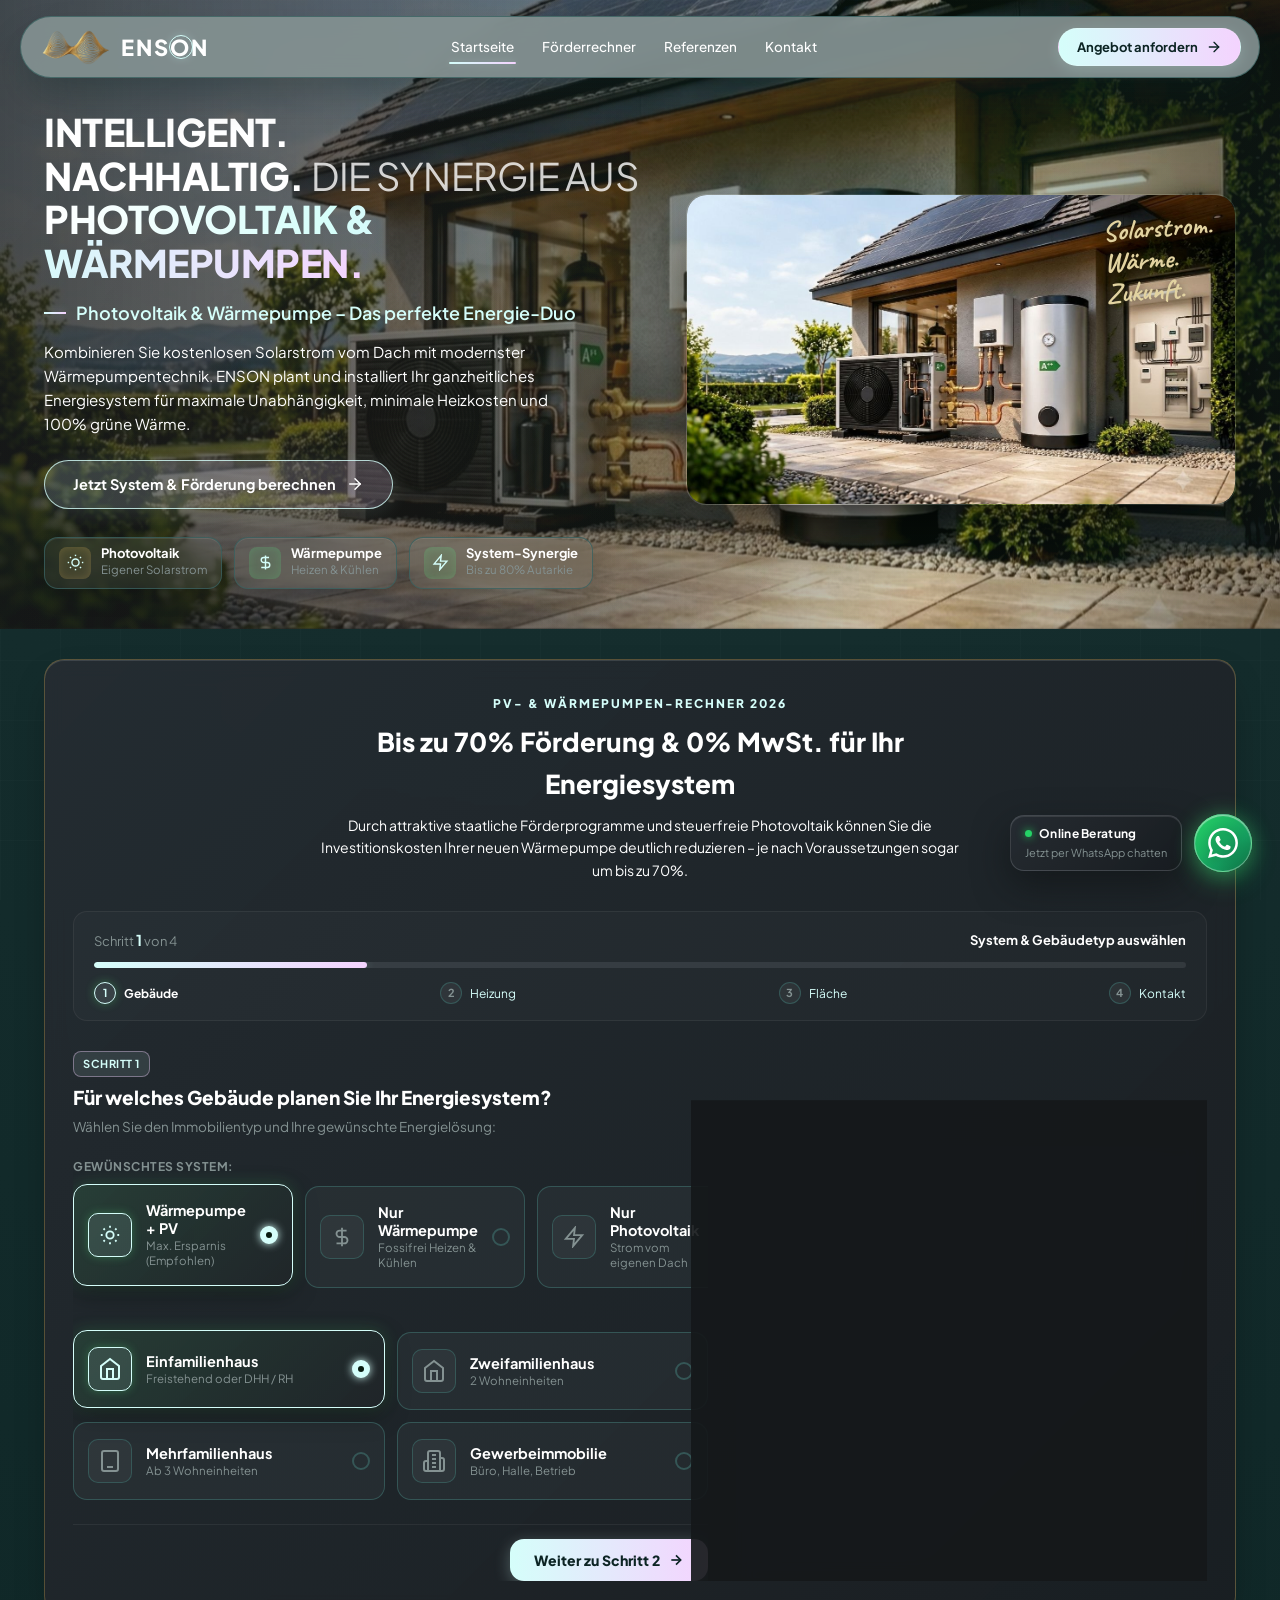
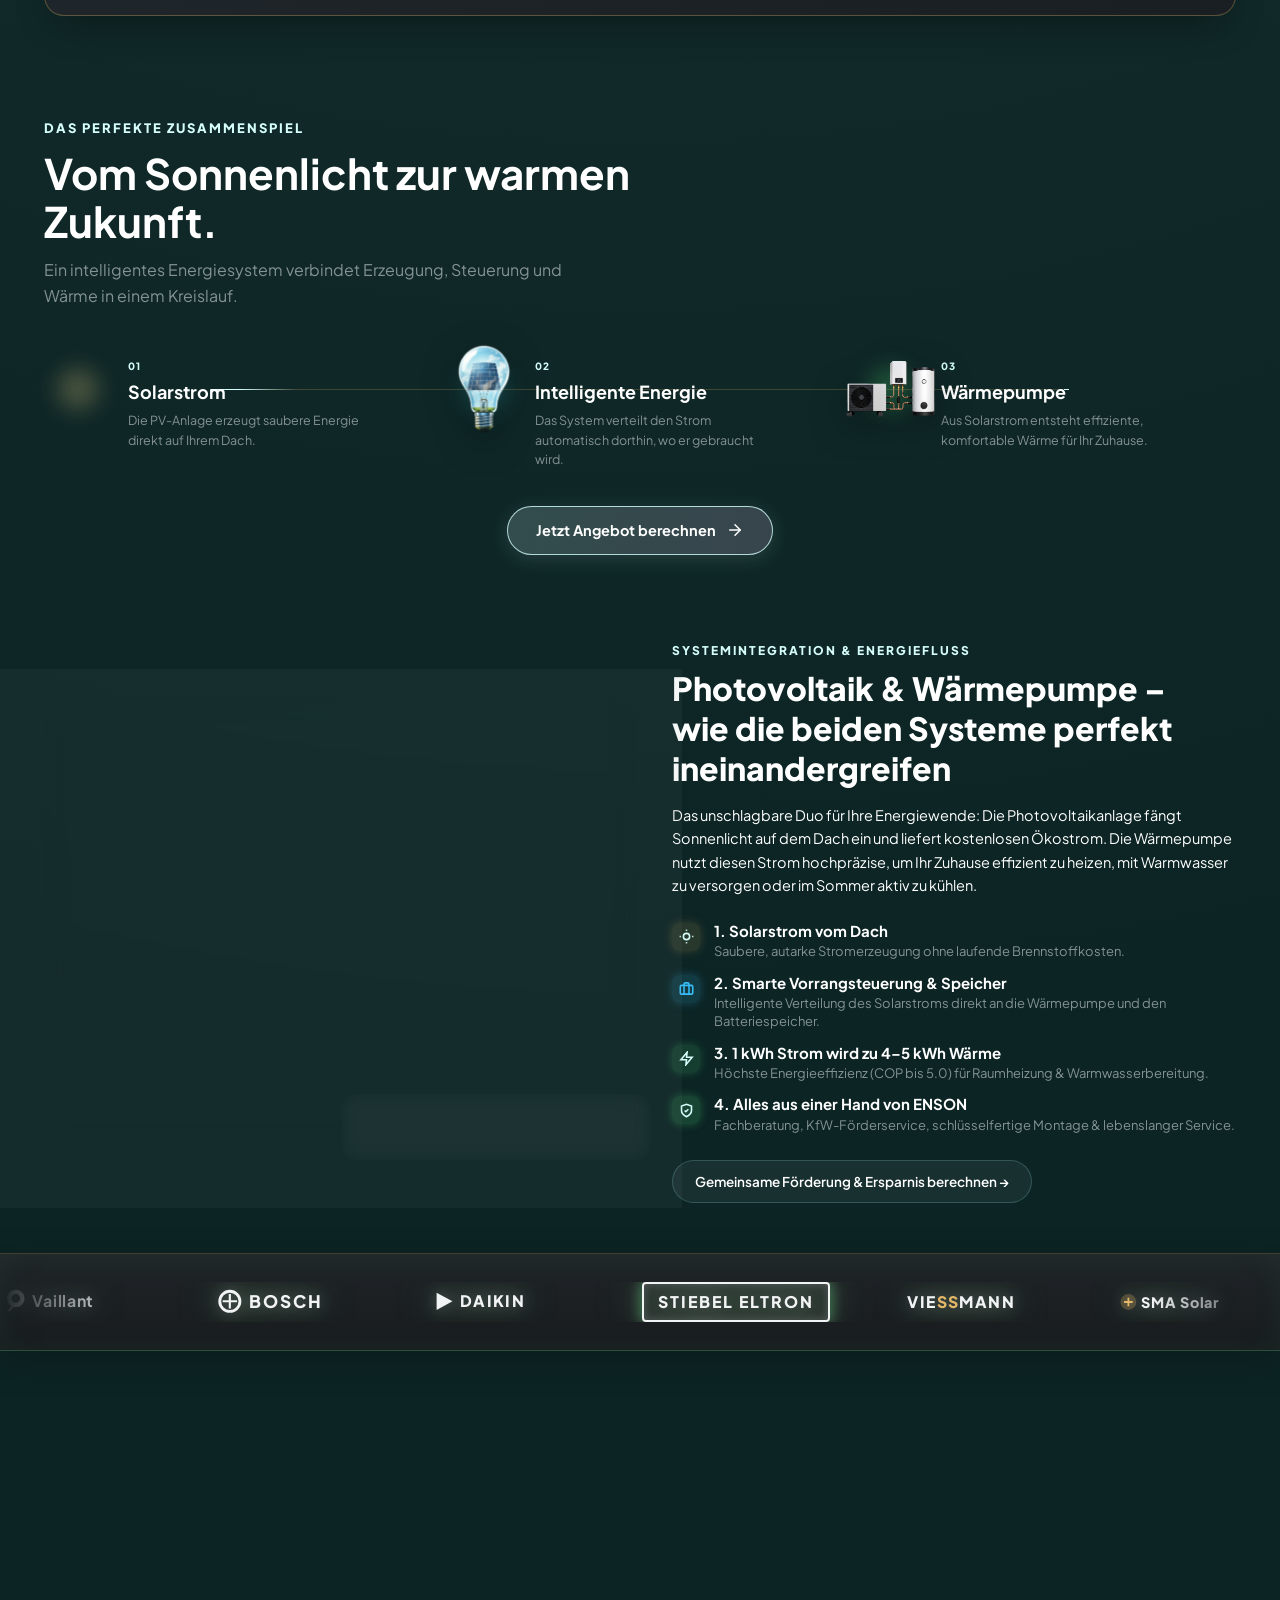
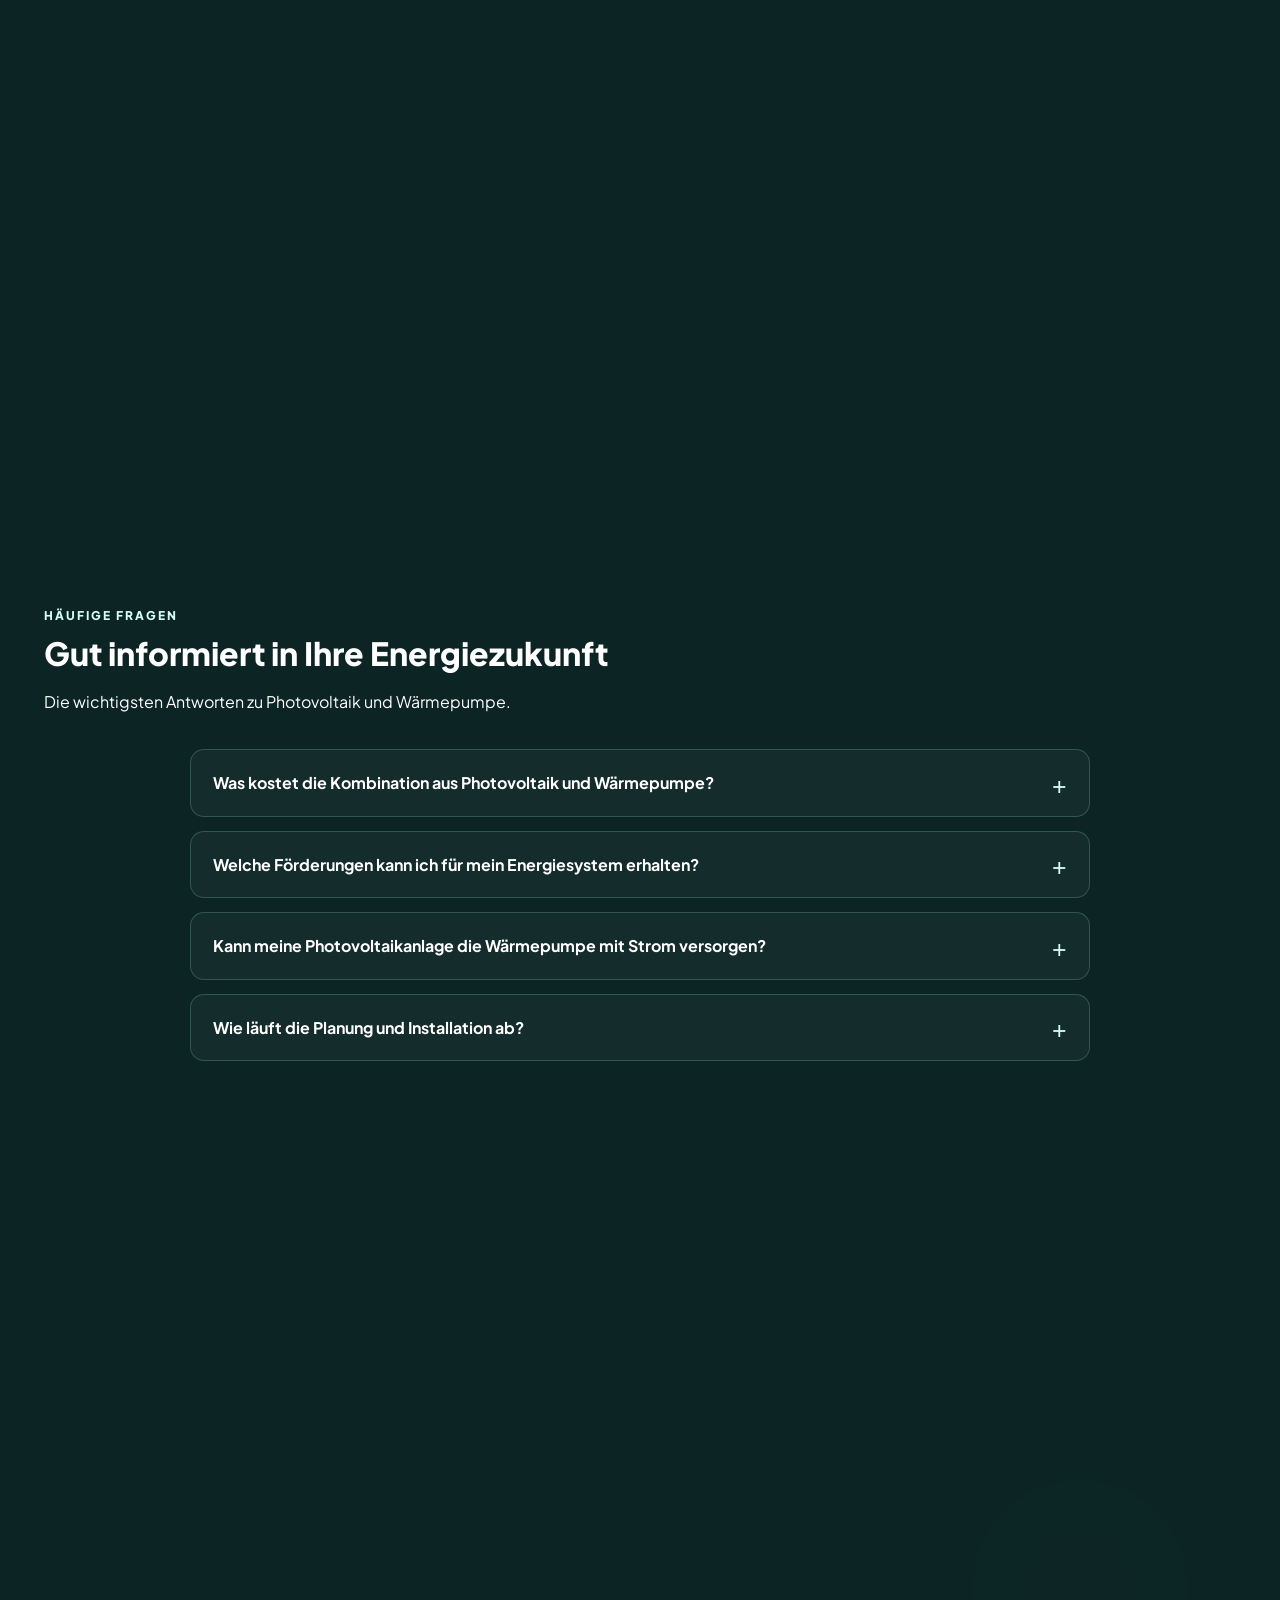
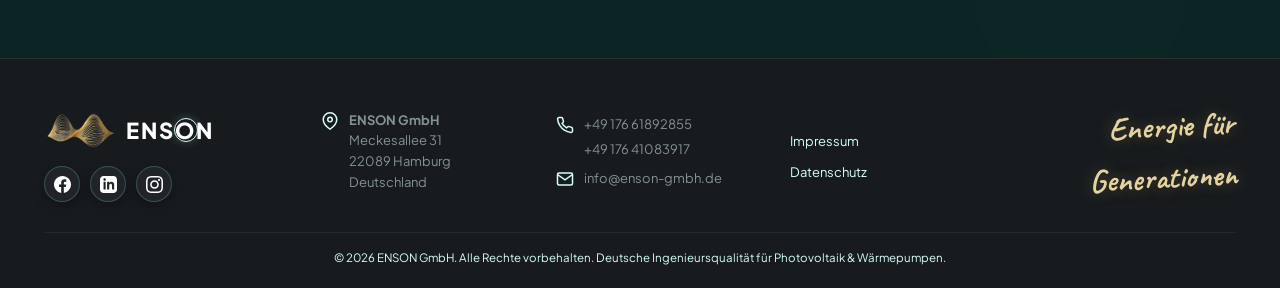
<file: index.html>
<!DOCTYPE html>
<html lang="de">

<head>
  <meta charset="UTF-8">
  <meta name="viewport" content="width=device-width, initial-scale=1.0, maximum-scale=5.0">
  <title>ENSON | Photovoltaikanlagen & Wärmepumpen – Das smarte Energiesystem</title>
  <meta name="description"
    content="ENSON - Ihr Experte für Photovoltaikanlagen & moderne Wärmepumpen in Deutschland. Bis zu 70% KfW-Förderung, 0% MwSt., maximale Autarkie durch solaren Heizstrom und Komplettservice aus einer Hand.">
  <meta name="referrer" content="strict-origin-when-cross-origin">

  <!-- Google Fonts: Plus Jakarta Sans & Caveat -->
  <link rel="preconnect" href="https://fonts.googleapis.com">
  <link rel="preconnect" href="https://fonts.gstatic.com" crossorigin>
  <link
    href="https://fonts.googleapis.com/css2?family=Caveat:wght@600;700&family=Plus+Jakarta+Sans:ital,wght@0,300;0,400;0,500;0,600;0,700;0,800;1,400&display=swap"
    rel="stylesheet">

  <link rel="stylesheet" href="style.css">
</head>

<body>

  <!-- Background Ambient Glows & Grid Layer -->
  <div class="ambient-glow glow-top-left"></div>
  <div class="ambient-glow glow-hero-right"></div>
  <div class="ambient-glow glow-center-accent"></div>
  <div class="ambient-glow glow-bottom-right"></div>
  <div class="tech-grid-bg"></div>

  <!-- FLOATING GLASS NAVBAR -->
  <header class="navbar-wrapper">
    <nav class="navbar glass-card">
      <a href="#hero" class="brand-logo" aria-label="ENSON Homepage">
        <img class="brand-symbol" src="Logo.png" alt="">
        <div class="logo-mark">
          <span class="brand-name">ENS<span class="brand-o">O</span>N</span>
        </div>
      </a>

      <div class="nav-menu" id="navMenu">
        <a href="#hero" class="nav-link active">Startseite</a>
        <a href="#calculator" class="nav-link">Förderrechner</a>
        <a href="#projects" class="nav-link">Referenzen</a>
        <a href="#contact" class="nav-link">Kontakt</a>
      </div>

      <div class="nav-actions">
        <a href="#calculator" class="btn-quote">
          <span>Angebot anfordern</span>
          <svg class="btn-arrow" width="16" height="16" viewBox="0 0 24 24" fill="none" stroke="currentColor"
            stroke-width="2" stroke-linecap="round" stroke-linejoin="round">
            <line x1="5" y1="12" x2="19" y2="12"></line>
            <polyline points="12 5 19 12 12 19"></polyline>
          </svg>
        </a>
        <button class="mobile-toggle" id="mobileToggle" aria-label="Menü öffnen" aria-controls="navMenu" aria-expanded="false">
          <span></span>
          <span></span>
          <span></span>
        </button>
      </div>
    </nav>
  </header>

  <!-- HERO SECTION -->
  <section class="hero-section" id="hero">
    <!-- HERO IMAGE BACKGROUND -->
    <div class="hero-video-bg-container" aria-hidden="true">
      <img class="hero-bg-image" src="assets/images/hero.webp" alt="" width="1264" height="843" fetchpriority="high" decoding="async">
      <div class="hero-video-overlay"></div>
    </div>

    <div class="container">
      <div class="hero-container">

        <!-- HERO LEFT CONTENT -->
        <div class="hero-left">
          <h1 class="hero-headline">
            INTELLIGENT.<br>
            NACHHALTIG. <span class="hero-hl-sub">DIE SYNERGIE AUS</span><br>
            <span class="gradient-text">PHOTOVOLTAIK & WÄRMEPUMPEN.</span>
          </h1>

          <div class="hero-subline-gold">
            Photovoltaik & Wärmepumpe – Das perfekte Energie-Duo
          </div>

          <p class="hero-description">
            Kombinieren Sie kostenlosen Solarstrom vom Dach mit modernster Wärmepumpentechnik. ENSON plant und installiert Ihr ganzheitliches Energiesystem für maximale Unabhängigkeit, minimale Heizkosten und 100% grüne Wärme.
          </p>

          <div class="hero-cta-group">
            <a href="#calculator" class="btn-hero-glass">
              <span>Jetzt System & Förderung berechnen</span>
              <svg width="18" height="18" viewBox="0 0 24 24" fill="none" stroke="currentColor" stroke-width="2"
                stroke-linecap="round" stroke-linejoin="round">
                <line x1="5" y1="12" x2="19" y2="12"></line>
                <polyline points="12 5 19 12 12 19"></polyline>
              </svg>
            </a>
          </div>

          <!-- 3 COMPACT BENEFIT BADGES -->
          <div class="hero-benefit-pills">
            <div class="benefit-pill glass-card" title="Kostenloser Strom vom Dach">
              <div class="pill-icon neon-solar">
                <svg viewBox="0 0 24 24" fill="none" stroke="currentColor" stroke-width="2">
                  <circle cx="12" cy="12" r="5"></circle>
                  <line x1="12" y1="1" x2="12" y2="3"></line>
                  <line x1="12" y1="21" x2="12" y2="23"></line>
                  <line x1="4.22" y1="4.22" x2="5.64" y2="5.64"></line>
                  <line x1="18.36" y1="18.36" x2="19.78" y2="19.78"></line>
                  <line x1="1" y1="12" x2="3" y2="12"></line>
                  <line x1="21" y1="12" x2="23" y2="12"></line>
                  <line x1="4.22" y1="19.78" x2="5.64" y2="18.36"></line>
                  <line x1="18.36" y1="5.64" x2="19.78" y2="4.22"></line>
                </svg>
              </div>
              <div class="pill-text">
                <span class="pill-title">Photovoltaik</span>
                <span class="pill-sub">Eigener Solarstrom</span>
              </div>
            </div>

            <div class="benefit-pill glass-card" title="Hocheffizientes Heizen & Kühlen">
              <div class="pill-icon neon-protect">
                <svg viewBox="0 0 24 24" fill="none" stroke="currentColor" stroke-width="2">
                  <path d="M12 2v20M17 5H9.5a3.5 3.5 0 0 0 0 7h5a3.5 3.5 0 0 1 0 7H6" />
                </svg>
              </div>
              <div class="pill-text">
                <span class="pill-title">Wärmepumpe</span>
                <span class="pill-sub">Heizen & Kühlen</span>
              </div>
            </div>

            <div class="benefit-pill glass-card" title="Bis zu 80% Unabhängigkeit">
              <div class="pill-icon neon-shield">
                <svg viewBox="0 0 24 24" fill="none" stroke="currentColor" stroke-width="2">
                  <path d="M13 2L3 14h9l-1 8 10-12h-9l1-8z" />
                </svg>
              </div>
              <div class="pill-text">
                <span class="pill-title">System-Synergie</span>
                <span class="pill-sub">Bis zu 80% Autarkie</span>
              </div>
            </div>
          </div>

        </div>

        <!-- HERO RIGHT VISUAL -->
        <div class="hero-right">
          <div class="hero-image-wrapper">
            <video class="hero-main-video" autoplay muted loop playsinline webkit-playsinline preload="none"
              poster="assets/images/hero.webp" aria-label="Modernes Gebäude mit ENSON Photovoltaikanlage und Wärmepumpe">
              <source data-src="hero-house.webm" type="video/webm">
            </video>

            <!-- Handwritten Script Badge in Gold -->
            <div class="hero-handwritten-tag">
              <span>Solarstrom.<br>Wärme.<br>Zukunft.</span>
            </div>

          </div>
        </div>

      </div>
    </div>
  </section>

  <!-- PV & HEAT PUMP CALCULATOR -->
  <section class="calculator-section" id="calculator">
    <div class="container">
      <div class="calc-card glass-card">

        <!-- Header -->
        <div class="calc-header">
          <span class="section-eyebrow-gold">PV- & Wärmepumpen-Rechner 2026</span>
          <h2 class="calc-title">Bis zu 70% Förderung & 0% MwSt. für Ihr Energiesystem</h2>
          <p class="calc-desc">Durch attraktive staatliche Förderprogramme und steuerfreie Photovoltaik können Sie die Investitionskosten Ihrer neuen Wärmepumpe deutlich reduzieren – je nach Voraussetzungen sogar um bis zu 70%.</p>
        </div>

        <!-- Wizard Progress Bar -->
        <div class="calc-wizard-progress">
          <div class="wizard-progress-header">
            <span class="wizard-step-counter">Schritt <strong id="currentStepNum">1</strong> von 4</span>
            <span class="wizard-step-hint" id="stepTitleHint">Gebäudetyp auswählen</span>
          </div>
          <div class="wizard-progress-track">
            <div class="wizard-progress-fill" id="wizardProgressFill" style="width: 25%;"></div>
          </div>
          <div class="wizard-steps-indicators">
            <div class="step-dot-item active" data-step-target="1">
              <span class="step-dot-num">1</span>
              <span class="step-dot-label">Gebäude</span>
            </div>
            <div class="step-dot-item" data-step-target="2">
              <span class="step-dot-num">2</span>
              <span class="step-dot-label">Heizung</span>
            </div>
            <div class="step-dot-item" data-step-target="3">
              <span class="step-dot-num">3</span>
              <span class="step-dot-label">Fläche</span>
            </div>
            <div class="step-dot-item" data-step-target="4">
              <span class="step-dot-num">4</span>
              <span class="step-dot-label">Kontakt</span>
            </div>
          </div>
        </div>

        <form class="calc-interactive-grid" id="subsidyInquiryForm" novalidate>
          <div class="calc-inputs">

            <!-- STEP 1: Gebäudeart & Systemwunsch -->
            <div class="calc-step active" data-step="1">
              <div class="calc-step-header">
                <span class="step-tag">Schritt 1</span>
                <h3 class="calc-step-title">Für welches Gebäude planen Sie Ihr Energiesystem?</h3>
                <p class="calc-step-desc">Wählen Sie den Immobilientyp und Ihre gewünschte Energielösung:</p>
              </div>

              <!-- System Preference Selector -->
              <div class="calc-sub-group" style="margin-bottom: 20px;">
                <label class="calc-label-sub">Gewünschtes System:</label>
                <div class="calc-options-grid three-col" id="calcSystemType">
                  <button type="button" class="calc-choice-card active" data-val="Wärmepumpe + Photovoltaik (Kombi)">
                    <div class="choice-icon gold-glow">
                      <svg width="22" height="22" viewBox="0 0 24 24" fill="none" stroke="currentColor" stroke-width="2">
                        <circle cx="12" cy="12" r="4"></circle>
                        <path d="M12 2v2M12 20v2M4.93 4.93l1.41 1.41M17.66 17.66l1.41 1.41M2 12h2M20 12h2M6.34 17.66l-1.41 1.41M19.07 4.93l-1.41 1.41"></path>
                      </svg>
                    </div>
                    <div class="choice-info">
                      <span class="choice-title">Wärmepumpe + PV</span>
                      <span class="choice-sub">Max. Ersparnis (Empfohlen)</span>
                    </div>
                    <div class="choice-radio"></div>
                  </button>

                  <button type="button" class="calc-choice-card" data-val="Nur Wärmepumpe">
                    <div class="choice-icon">
                      <svg width="22" height="22" viewBox="0 0 24 24" fill="none" stroke="currentColor" stroke-width="2">
                        <path d="M12 2v20M17 5H9.5a3.5 3.5 0 0 0 0 7h5a3.5 3.5 0 0 1 0 7H6"></path>
                      </svg>
                    </div>
                    <div class="choice-info">
                      <span class="choice-title">Nur Wärmepumpe</span>
                      <span class="choice-sub">Fossifrei Heizen & Kühlen</span>
                    </div>
                    <div class="choice-radio"></div>
                  </button>

                  <button type="button" class="calc-choice-card" data-val="Nur Photovoltaikanlage">
                    <div class="choice-icon">
                      <svg width="22" height="22" viewBox="0 0 24 24" fill="none" stroke="currentColor" stroke-width="2">
                        <polygon points="13 2 3 14 12 14 11 22 21 10 12 10 13 2"></polygon>
                      </svg>
                    </div>
                    <div class="choice-info">
                      <span class="choice-title">Nur Photovoltaik</span>
                      <span class="choice-sub">Strom vom eigenen Dach</span>
                    </div>
                    <div class="choice-radio"></div>
                  </button>
                </div>
              </div>

              <div class="calc-options-grid" id="calcBuildingType">
                <button type="button" class="calc-choice-card active" data-val="Einfamilienhaus">
                  <div class="choice-icon">
                    <svg width="24" height="24" viewBox="0 0 24 24" fill="none" stroke="currentColor" stroke-width="2">
                      <path d="m3 9 9-7 9 7v11a2 2 0 0 1-2 2H5a2 2 0 0 1-2-2z"></path>
                      <polyline points="9 22 9 12 15 12 15 22"></polyline>
                    </svg>
                  </div>
                  <div class="choice-info">
                    <span class="choice-title">Einfamilienhaus</span>
                    <span class="choice-sub">Freistehend oder DHH / RH</span>
                  </div>
                  <div class="choice-radio"></div>
                </button>

                <button type="button" class="calc-choice-card" data-val="Zweifamilienhaus">
                  <div class="choice-icon">
                    <svg width="24" height="24" viewBox="0 0 24 24" fill="none" stroke="currentColor" stroke-width="2">
                      <path d="M3 9l9-7 9 7v11a2 2 0 0 1-2 2H5a2 2 0 0 1-2-2z"></path>
                      <path d="M9 22V12h6v10"></path>
                      <path d="M9 12h6"></path>
                    </svg>
                  </div>
                  <div class="choice-info">
                    <span class="choice-title">Zweifamilienhaus</span>
                    <span class="choice-sub">2 Wohneinheiten</span>
                  </div>
                  <div class="choice-radio"></div>
                </button>

                <button type="button" class="calc-choice-card" data-val="Mehrfamilienhaus">
                  <div class="choice-icon">
                    <svg width="24" height="24" viewBox="0 0 24 24" fill="none" stroke="currentColor" stroke-width="2">
                      <rect x="4" y="2" width="16" height="20" rx="2" ry="2"></rect>
                      <line x1="9" y1="6" x2="9" y2="6.01"></line>
                      <line x1="15" y1="6" x2="15" y2="6.01"></line>
                      <line x1="9" y1="10" x2="9" y2="10.01"></line>
                      <line x1="15" y1="10" x2="15" y2="10.01"></line>
                      <line x1="9" y1="14" x2="9" y2="14.01"></line>
                      <line x1="15" y1="14" x2="15" y2="14.01"></line>
                      <line x1="9" y1="18" x2="15" y2="18"></line>
                    </svg>
                  </div>
                  <div class="choice-info">
                    <span class="choice-title">Mehrfamilienhaus</span>
                    <span class="choice-sub">Ab 3 Wohneinheiten</span>
                  </div>
                  <div class="choice-radio"></div>
                </button>

                <button type="button" class="calc-choice-card" data-val="Gewerbeimmobilie">
                  <div class="choice-icon">
                    <svg width="24" height="24" viewBox="0 0 24 24" fill="none" stroke="currentColor" stroke-width="2">
                      <path d="M6 22V4a2 2 0 0 1 2-2h8a2 2 0 0 1 2 2v18Z"></path>
                      <path d="M6 12H4a2 2 0 0 0-2 2v6a2 2 0 0 0 2 2h2"></path>
                      <path d="M18 9h2a2 2 0 0 1 2 2v9a2 2 0 0 1-2 2h-2"></path>
                      <path d="M10 6h4"></path>
                      <path d="M10 10h4"></path>
                      <path d="M10 14h4"></path>
                      <path d="M10 18h4"></path>
                    </svg>
                  </div>
                  <div class="choice-info">
                    <span class="choice-title">Gewerbeimmobilie</span>
                    <span class="choice-sub">Büro, Halle, Betrieb</span>
                  </div>
                  <div class="choice-radio"></div>
                </button>
              </div>

              <div class="wizard-nav-buttons single-next">
                <button type="button" class="wizard-btn-next" data-next-step="2">
                  <span>Weiter zu Schritt 2</span>
                  <svg width="16" height="16" viewBox="0 0 24 24" fill="none" stroke="currentColor" stroke-width="2.5">
                    <line x1="5" y1="12" x2="19" y2="12"></line>
                    <polyline points="12 5 19 12 12 19"></polyline>
                  </svg>
                </button>
              </div>
            </div>

            <!-- STEP 2: Aktuelle Heizung -->
            <div class="calc-step" data-step="2">
              <div class="calc-step-header">
                <span class="step-tag">Schritt 2</span>
                <h3 class="calc-step-title">Womit heizen Sie aktuell?</h3>
                <p class="calc-step-desc">Wählen Sie Ihr bestehendes Heizsystem:</p>
              </div>

              <div class="calc-options-grid" id="calcCurrentHeating">
                <button type="button" class="calc-choice-card active" data-val="Gasheizung">
                  <div class="choice-icon">
                    <svg width="24" height="24" viewBox="0 0 24 24" fill="none" stroke="currentColor" stroke-width="2">
                      <path
                        d="M8.5 14.5A2.5 2.5 0 0 0 11 12c0-1.38-.5-2-1-3-1.072-2.143-.224-4.054 2-6 .5 2.5 2 4.9 4 6.5 2 1.6 3 3.5 3 5.5a7 7 0 1 1-14 0c0-1.153.433-2.294 1-3a2.5 2.5 0 0 0 2.5 2.5z">
                      </path>
                    </svg>
                  </div>
                  <div class="choice-info">
                    <span class="choice-title">Gasheizung</span>
                    <span class="choice-sub">Erdgas / Flüssiggas</span>
                  </div>
                  <div class="choice-radio"></div>
                </button>

                <button type="button" class="calc-choice-card" data-val="Ölheizung">
                  <div class="choice-icon">
                    <svg width="24" height="24" viewBox="0 0 24 24" fill="none" stroke="currentColor" stroke-width="2">
                      <path d="M12 2.69l5.66 5.66a8 8 0 1 1-11.31 0z"></path>
                    </svg>
                  </div>
                  <div class="choice-info">
                    <span class="choice-title">Ölheizung</span>
                    <span class="choice-sub">Heizölkessel</span>
                  </div>
                  <div class="choice-radio"></div>
                </button>

                <button type="button" class="calc-choice-card" data-val="Strom / Nachtspeicher">
                  <div class="choice-icon">
                    <svg width="24" height="24" viewBox="0 0 24 24" fill="none" stroke="currentColor" stroke-width="2">
                      <polygon points="13 2 3 14 12 14 11 22 21 10 12 10 13 2"></polygon>
                    </svg>
                  </div>
                  <div class="choice-info">
                    <span class="choice-title">Strom / Nachtspeicher</span>
                    <span class="choice-sub">Elektroheizung</span>
                  </div>
                  <div class="choice-radio"></div>
                </button>

                <button type="button" class="calc-choice-card" data-val="Pellet / Sonstige">
                  <div class="choice-icon">
                    <svg width="24" height="24" viewBox="0 0 24 24" fill="none" stroke="currentColor" stroke-width="2">
                      <path d="M12 2v8"></path>
                      <path d="m4.93 10.93 1.41 1.41"></path>
                      <path d="M2 18h2"></path>
                      <path d="M20 18h2"></path>
                      <path d="m19.07 10.93-1.41 1.41"></path>
                      <path d="M22 22H2"></path>
                      <path d="m8 22 4-10 4 10"></path>
                    </svg>
                  </div>
                  <div class="choice-info">
                    <span class="choice-title">Pellet / Sonstige</span>
                    <span class="choice-sub">Holz, Kohle oder Fernwärme</span>
                  </div>
                  <div class="choice-radio"></div>
                </button>
              </div>

              <div class="wizard-nav-buttons">
                <button type="button" class="wizard-btn-prev" data-prev-step="1">
                  <svg width="16" height="16" viewBox="0 0 24 24" fill="none" stroke="currentColor" stroke-width="2.5">
                    <line x1="19" y1="12" x2="5" y2="12"></line>
                    <polyline points="12 19 5 12 12 5"></polyline>
                  </svg>
                  <span>Zurück</span>
                </button>
                <button type="button" class="wizard-btn-next" data-next-step="3">
                  <span>Weiter zu Schritt 3</span>
                  <svg width="16" height="16" viewBox="0 0 24 24" fill="none" stroke="currentColor" stroke-width="2.5">
                    <line x1="5" y1="12" x2="19" y2="12"></line>
                    <polyline points="12 5 19 12 12 19"></polyline>
                  </svg>
                </button>
              </div>
            </div>

            <!-- STEP 3: Wohnfläche & Wärmeverteilung -->
            <div class="calc-step" data-step="3">
              <div class="calc-step-header">
                <span class="step-tag">Schritt 3</span>
                <h3 class="calc-step-title">Wie groß ist Ihre zu beheizende Wohnfläche?</h3>
                <p class="calc-step-desc">Geben Sie die Fläche an und wählen Sie das Wärmeverteilungssystem:</p>
              </div>

              <!-- Slider Container -->
              <div class="range-wrap wizard-range-wrap">
                <div class="range-header-info">
                  <span class="range-sub-label">Wohnfläche (ca.):</span>
                  <strong class="range-val-badge" id="areaDisplay">140 m²</strong>
                </div>
                <input type="range" id="areaRange" min="50" max="400" step="10" value="140">
                <div class="range-display">
                  <span>50 m²</span>
                  <span>200 m²</span>
                  <span>400 m²</span>
                </div>
              </div>

              <!-- Distribution Options -->
              <div class="calc-sub-group">
                <label class="calc-label-sub">Wärmeverteilung im Gebäude:</label>
                <div class="calc-options-grid two-col" id="calcHeatDistribution">
                  <button type="button" class="calc-choice-card active" data-val="Klassische Heizkörper">
                    <div class="choice-icon">
                      <svg width="24" height="24" viewBox="0 0 24 24" fill="none" stroke="currentColor"
                        stroke-width="2">
                        <rect x="3" y="4" width="18" height="16" rx="2"></rect>
                        <line x1="7" y1="4" x2="7" y2="20"></line>
                        <line x1="12" y1="4" x2="12" y2="20"></line>
                        <line x1="17" y1="4" x2="17" y2="20"></line>
                      </svg>
                    </div>
                    <div class="choice-info">
                      <span class="choice-title">Klassische Heizkörper</span>
                      <span class="choice-sub">Standard Radiatoren</span>
                    </div>
                    <div class="choice-radio"></div>
                  </button>

                  <button type="button" class="calc-choice-card" data-val="Fußbodenheizung">
                    <div class="choice-icon">
                      <svg width="24" height="24" viewBox="0 0 24 24" fill="none" stroke="currentColor"
                        stroke-width="2">
                        <path d="M2 12h4c1.1 0 2 .9 2 2v2c0 1.1.9 2 2 2h4c1.1 0 2-.9 2-2v-2c0-1.1.9-2 2-2h4"></path>
                        <path d="M2 6h4c1.1 0 2 .9 2 2v2c0 1.1.9 2 2 2h4c1.1 0 2-.9 2-2V8c0-1.1.9-2 2-2h4"></path>
                      </svg>
                    </div>
                    <div class="choice-info">
                      <span class="choice-title">Fußbodenheizung</span>
                      <span class="choice-sub">Flächenheizung</span>
                    </div>
                    <div class="choice-radio"></div>
                  </button>
                </div>
              </div>

              <div class="wizard-nav-buttons">
                <button type="button" class="wizard-btn-prev" data-prev-step="2">
                  <svg width="16" height="16" viewBox="0 0 24 24" fill="none" stroke="currentColor" stroke-width="2.5">
                    <line x1="19" y1="12" x2="5" y2="12"></line>
                    <polyline points="12 19 5 12 12 5"></polyline>
                  </svg>
                  <span>Zurück</span>
                </button>
                <button type="button" class="wizard-btn-next" data-next-step="4">
                  <span>Weiter zum letzten Schritt</span>
                  <svg width="16" height="16" viewBox="0 0 24 24" fill="none" stroke="currentColor" stroke-width="2.5">
                    <line x1="5" y1="12" x2="19" y2="12"></line>
                    <polyline points="12 5 19 12 12 19"></polyline>
                  </svg>
                </button>
              </div>
            </div>

            <!-- STEP 4: Kontaktdaten -->
            <div class="calc-step" data-step="4">
              <div class="calc-step-header">
                <span class="step-tag success">Letzter Schritt</span>
                <h3 class="calc-step-title">Wohin dürfen wir Ihre kostenlose System- & Förderauswertung senden?</h3>
                <p class="calc-step-desc">Ein ENSON Energieexperte prüft Ihre Angaben und meldet sich innerhalb von 24h:
                </p>
              </div>

              <div class="calc-fields-grid">
                <div class="calc-field">
                  <label class="field-label" for="calcUserName">Vor- und Nachname *</label>
                  <input type="text" id="calcUserName" class="calc-input" placeholder="z. B. Max Mustermann" autocomplete="name" required>
                </div>
                <div class="calc-field">
                  <label class="field-label" for="calcUserPhone">Telefonnummer (für Rückfragen) *</label>
                  <input type="tel" id="calcUserPhone" class="calc-input" placeholder="z. B. +49 176 12345678" autocomplete="tel" required>
                </div>
                <div class="calc-field full-width">
                  <label class="field-label" for="calcUserEmail">E-Mail-Adresse *</label>
                  <input type="email" id="calcUserEmail" class="calc-input" placeholder="z. B. name@beispiel.de" autocomplete="email"
                    required>
                </div>
                <div class="calc-field full-width">
                  <label class="field-label" for="calcUserMsg">Ihre Nachricht / Besonderheiten (optional)</label>
                  <textarea id="calcUserMsg" class="calc-textarea" rows="2"
                    placeholder="z. B. Dachausrichtung, geplante Solarmodule, Baujahr des Hauses..."></textarea>
                </div>
              </div>

              <div class="wizard-nav-buttons">
                <button type="button" class="wizard-btn-prev" data-prev-step="3">
                  <svg width="16" height="16" viewBox="0 0 24 24" fill="none" stroke="currentColor" stroke-width="2.5">
                    <line x1="19" y1="12" x2="5" y2="12"></line>
                    <polyline points="12 19 5 12 12 5"></polyline>
                  </svg>
                  <span>Zurück</span>
                </button>
                <button type="submit" class="btn-calc-cta" id="calcSubmitBtn">
                  <span>Kostenlose System-Berechnung anfordern</span>
                  <svg width="16" height="16" viewBox="0 0 24 24" fill="none" stroke="currentColor" stroke-width="2.5">
                    <polyline points="20 6 9 17 4 12"></polyline>
                  </svg>
                </button>
              </div>
            </div>

          </div>

          <!-- SUMMARY PREVIEW SIDEBAR -->
          <div class="calc-results glass-card">
            <div class="result-rate">
              <div class="rate-left-col">
                <span class="rate-label">Möglicher Zuschuss & Vorteil:</span>
              </div>
              <span class="rate-number">Bis zu 70% + 0% MwSt.</span>
            </div>

            <div class="result-summary-box">
              <div class="summary-box-title">Ihre gewählte Konfiguration:</div>
              <div class="summary-item">
                <span>System:</span>
                <strong id="sumSystem">Wärmepumpe + Photovoltaik (Kombi)</strong>
              </div>
              <div class="summary-item">
                <span>Gebäude:</span>
                <strong id="sumBuilding">Einfamilienhaus</strong>
              </div>
              <div class="summary-item">
                <span>Heizung:</span>
                <strong id="sumHeating">Gasheizung</strong>
              </div>
              <div class="summary-item">
                <span>Wohnfläche:</span>
                <strong id="sumArea">140 m²</strong>
              </div>
              <div class="summary-item">
                <span>Verteilung:</span>
                <strong id="sumDistribution">Klassische Heizkörper</strong>
              </div>
            </div>

            <div class="calc-trust-bullets">
              <div class="trust-bullet-item">
                <span class="bullet-check">✓</span>
                <span>KfW-Zuschussprüfung & steuerfreie PV-Kombination</span>
              </div>
              <div class="trust-bullet-item">
                <span class="bullet-check">✓</span>
                <span>Rückmeldung durch ENSON Energieberater innerhalb 24h</span>
              </div>
              <div class="trust-bullet-item">
                <span class="bullet-check">✓</span>
                <span>100% kostenloser Service ohne Verpflichtung</span>
              </div>
            </div>
          </div>
        </form>

      </div>
    </div>
  </section>

  <!-- ENERGY SYNERGY FLOW -->
  <section class="energy-synergy-section" aria-labelledby="energy-synergy-title">
    <div class="container">
      <div class="energy-synergy-heading">
        <span class="section-kicker">Das perfekte Zusammenspiel</span>
        <h2 id="energy-synergy-title">Vom Sonnenlicht zur warmen Zukunft.</h2>
        <p>Ein intelligentes Energiesystem verbindet Erzeugung, Steuerung und Wärme in einem Kreislauf.</p>
      </div>

      <div class="energy-flow-track">
        <div class="energy-flow-line" aria-hidden="true"><span></span></div>

        <article class="energy-step energy-step-solar">
          <div class="energy-step-icon energy-step-image-wrap">
            <div class="energy-wave-halo" aria-hidden="true"></div>
            <span class="energy-wave-ring ring-1" aria-hidden="true"></span>
            <span class="energy-wave-ring ring-2" aria-hidden="true"></span>
            <span class="energy-wave-ring ring-3" aria-hidden="true"></span>
            <img src="IMG_2026%202.webp" alt="Solarstrom" width="628" height="537" loading="lazy" decoding="async">
          </div>
          <div>
            <span class="energy-step-number">01</span>
            <h3>Solarstrom</h3>
            <p>Die PV-Anlage erzeugt saubere Energie direkt auf Ihrem Dach.</p>
          </div>
        </article>

        <article class="energy-step energy-step-control">
          <div class="energy-step-icon energy-step-image-wrap">
            <div class="energy-wave-halo" aria-hidden="true"></div>
            <span class="energy-wave-ring ring-1" aria-hidden="true"></span>
            <span class="energy-wave-ring ring-2" aria-hidden="true"></span>
            <span class="energy-wave-ring ring-3" aria-hidden="true"></span>
            <img src="IMG_2026%203.webp" alt="Intelligente Energie" width="461" height="778" loading="lazy" decoding="async">
          </div>
          <div>
            <span class="energy-step-number">02</span>
            <h3>Intelligente Energie</h3>
            <p>Das System verteilt den Strom automatisch dorthin, wo er gebraucht wird.</p>
          </div>
        </article>

        <article class="energy-step energy-step-heat">
          <div class="energy-step-icon energy-step-image-wrap">
            <div class="energy-wave-halo" aria-hidden="true"></div>
            <span class="energy-wave-ring ring-1" aria-hidden="true"></span>
            <span class="energy-wave-ring ring-2" aria-hidden="true"></span>
            <span class="energy-wave-ring ring-3" aria-hidden="true"></span>
            <img src="file_0.webp" alt="Wärmepumpe" width="1352" height="912" loading="lazy" decoding="async">
          </div>
          <div>
            <span class="energy-step-number">03</span>
            <h3>Wärmepumpe</h3>
            <p>Aus Solarstrom entsteht effiziente, komfortable Wärme für Ihr Zuhause.</p>
          </div>
        </article>
      </div>

      <div class="energy-synergy-cta">
        <a href="#calculator" class="btn-hero-glass">
          <span>Jetzt Angebot berechnen</span>
          <svg width="18" height="18" viewBox="0 0 24 24" fill="none" stroke="currentColor" stroke-width="2"
            stroke-linecap="round" stroke-linejoin="round">
            <line x1="5" y1="12" x2="19" y2="12"></line>
            <polyline points="12 5 19 12 12 19"></polyline>
          </svg>
        </a>
      </div>
    </div>
  </section>

  <!-- PRODUCT & SOLUTIONS SECTION ("MODERNE ENERGIETECHNIK: DAS PERFEKTE DUO") -->
  <section class="solutions-section" id="solutions">
    <div class="container">
      <div class="solutions-grid">

        <!-- LEFT: INDOOR INSTALLATION & 3D CUTAWAY VISUAL -->
        <div class="solutions-left">
          <div class="indoor-visual-card glass-card">
            <div class="image-frame-indoor">
              <img src="assets/images/indoor-room.webp" alt="Fachgerechte PV & Wärmepumpen Inneninstallation"
                class="indoor-main-img" loading="lazy" decoding="async">
            </div>

            <!-- Floating 3D House Cutaway Badge -->
            <div class="cutaway-floating-badge glass-card" id="cutawayTrigger">
              <img src="assets/images/house-3d-model.webp" alt="3D-Visualisierung von Heizung und Solarenergie" class="cutaway-thumb" width="1024" height="1024" loading="lazy" decoding="async">
              <div class="cutaway-info">
                <span class="badge-tag">3D-SYSTEMVERBUND</span>
                <span class="badge-sub">PV-Strom + Wärmepumpe im Haus (Klick)</span>
              </div>
            </div>
          </div>
        </div>

        <!-- RIGHT: HEADING & BULLET FEATURES -->
        <div class="solutions-right">
          <span class="section-eyebrow-gold">SYSTEMINTEGRATION & ENERGIEFLUSS</span>
          <h2 class="section-heading">
            Photovoltaik & Wärmepumpe –<br>
            wie die beiden Systeme perfekt ineinandergreifen
          </h2>

          <p class="solutions-lead-text">
            Das unschlagbare Duo für Ihre Energiewende: Die Photovoltaikanlage fängt Sonnenlicht auf dem Dach ein und liefert kostenlosen Ökostrom. Die Wärmepumpe nutzt diesen Strom hochpräzise, um Ihr Zuhause effizient zu heizen, mit Warmwasser zu versorgen oder im Sommer aktiv zu kühlen.
          </p>

          <div class="service-features-list">
            <div class="feature-item">
              <div class="feature-icon-bolt gold-glow-icon">
                <svg viewBox="0 0 24 24" fill="none" stroke="currentColor" stroke-width="2.5">
                  <circle cx="12" cy="12" r="5"></circle>
                  <line x1="12" y1="1" x2="12" y2="3"></line>
                  <line x1="12" y1="21" x2="12" y2="23"></line>
                  <line x1="1" y1="12" x2="3" y2="12"></line>
                  <line x1="21" y1="12" x2="23" y2="12"></line>
                </svg>
              </div>
              <div class="feature-text-block">
                <span class="feature-label">1. Solarstrom vom Dach</span>
                <span class="feature-desc">Saubere, autarke Stromerzeugung ohne laufende Brennstoffkosten.</span>
              </div>
            </div>

            <div class="feature-item">
              <div class="feature-icon-bolt blue-glow-icon">
                <svg viewBox="0 0 24 24" fill="none" stroke="currentColor" stroke-width="2.5">
                  <rect x="2" y="7" width="20" height="14" rx="2" ry="2"></rect>
                  <path d="M16 21V5a2 2 0 0 0-2-2h-4a2 2 0 0 0-2 2v16"></path>
                </svg>
              </div>
              <div class="feature-text-block">
                <span class="feature-label">2. Smarte Vorrangsteuerung & Speicher</span>
                <span class="feature-desc">Intelligente Verteilung des Solarstroms direkt an die Wärmepumpe und den Batteriespeicher.</span>
              </div>
            </div>

            <div class="feature-item">
              <div class="feature-icon-bolt">
                <svg viewBox="0 0 24 24" fill="none" stroke="currentColor" stroke-width="2.5">
                  <polygon points="13 2 3 14 12 14 11 22 21 10 12 10 13 2"></polygon>
                </svg>
              </div>
              <div class="feature-text-block">
                <span class="feature-label">3. 1 kWh Strom wird zu 4–5 kWh Wärme</span>
                <span class="feature-desc">Höchste Energieeffizienz (COP bis 5.0) für Raumheizung & Warmwasserbereitung.</span>
              </div>
            </div>

            <div class="feature-item">
              <div class="feature-icon-bolt green-glow-icon">
                <svg viewBox="0 0 24 24" fill="none" stroke="currentColor" stroke-width="2.5">
                  <path d="M12 22s8-4 8-10V5l-8-3-8 3v7c0 6 8 10 8 10z"></path>
                  <polyline points="9 12 11 14 15 10"></polyline>
                </svg>
              </div>
              <div class="feature-text-block">
                <span class="feature-label">4. Alles aus einer Hand von ENSON</span>
                <span class="feature-desc">Fachberatung, KfW-Förderservice, schlüsselfertige Montage & lebenslanger Service.</span>
              </div>
            </div>
          </div>

          <div class="solutions-cta-box">
            <a href="#calculator" class="btn-secondary-glass">
              <span>Gemeinsame Förderung & Ersparnis berechnen →</span>
            </a>
          </div>

        </div>

      </div>
    </div>
  </section>

  <!-- INTERACTIVE SUBSIDY CALCULATOR & MULTI-STEP INQUIRY (FÖRDERUNGSRECHNER 2026) -->
  <section class="trust-strip" id="trust">
    <div class="trust-marquee-wrapper">
      <div class="trust-marquee-track">

        <!-- LOGO SET 1 -->
        <div class="partner-logo-item">
          <svg class="partner-svg" viewBox="0 0 200 50" fill="currentColor">
            <path
              d="M22 8c-6.6 0-12 5.4-12 12 0 4.5 2.5 8.4 6.2 10.4L10 38h4l4.5-6.2c1.1.2 2.3.2 3.5.2 6.6 0 12-5.4 12-12S28.6 8 22 8zm0 18c-3.3 0-6-2.7-6-6s2.7-6 6-6 6 2.7 6 6-2.7 6-6 6z" />
            <text x="45" y="32" font-family="'Plus Jakarta Sans', sans-serif" font-weight="700" font-size="22"
              letter-spacing="1">Vaillant</text>
          </svg>
        </div>

        <div class="partner-logo-item">
          <svg class="partner-svg" viewBox="0 0 200 50" fill="currentColor">
            <circle cx="22" cy="24" r="14" fill="none" stroke="currentColor" stroke-width="4" />
            <path d="M12 24h20M22 14v20" stroke="currentColor" stroke-width="3" />
            <text x="48" y="33" font-family="'Plus Jakarta Sans', sans-serif" font-weight="800" font-size="24"
              letter-spacing="3">BOSCH</text>
          </svg>
        </div>

        <div class="partner-logo-item">
          <svg class="partner-svg" viewBox="0 0 200 50" fill="currentColor">
            <polygon points="12,12 34,24 12,36" fill="currentColor" />
            <text x="44" y="32" font-family="'Plus Jakarta Sans', sans-serif" font-weight="800" font-size="22"
              letter-spacing="2">DAIKIN</text>
          </svg>
        </div>

        <div class="partner-logo-item">
          <div class="stiebel-box">
            <span class="stiebel-text">STIEBEL ELTRON</span>
          </div>
        </div>

        <div class="partner-logo-item">
          <svg class="partner-svg" viewBox="0 0 200 50" fill="currentColor">
            <text x="10" y="33" font-family="'Plus Jakarta Sans', sans-serif" font-weight="900" font-size="22"
              letter-spacing="2">VIE<tspan fill="#e5b869">SS</tspan>MANN</text>
          </svg>
        </div>

        <div class="partner-logo-item">
          <svg class="partner-svg" viewBox="0 0 200 50" fill="currentColor">
            <circle cx="20" cy="25" r="11" fill="#e5b869" opacity="0.25" />
            <path d="M14 25h12M20 19v12" stroke="#e5b869" stroke-width="2.5" />
            <text x="38" y="33" font-family="'Plus Jakarta Sans', sans-serif" font-weight="800" font-size="20"
              letter-spacing="1">SMA Solar</text>
          </svg>
        </div>

        <!-- LOGO SET 2 (DUPLICATE FOR SEAMLESS INFINITE LOOP) -->
        <div class="partner-logo-item">
          <svg class="partner-svg" viewBox="0 0 200 50" fill="currentColor">
            <path
              d="M22 8c-6.6 0-12 5.4-12 12 0 4.5 2.5 8.4 6.2 10.4L10 38h4l4.5-6.2c1.1.2 2.3.2 3.5.2 6.6 0 12-5.4 12-12S28.6 8 22 8zm0 18c-3.3 0-6-2.7-6-6s2.7-6 6-6 6 2.7 6 6-2.7 6-6 6z" />
            <text x="45" y="32" font-family="'Plus Jakarta Sans', sans-serif" font-weight="700" font-size="22"
              letter-spacing="1">Vaillant</text>
          </svg>
        </div>

        <div class="partner-logo-item">
          <svg class="partner-svg" viewBox="0 0 200 50" fill="currentColor">
            <circle cx="22" cy="24" r="14" fill="none" stroke="currentColor" stroke-width="4" />
            <path d="M12 24h20M22 14v20" stroke="currentColor" stroke-width="3" />
            <text x="48" y="33" font-family="'Plus Jakarta Sans', sans-serif" font-weight="800" font-size="24"
              letter-spacing="3">BOSCH</text>
          </svg>
        </div>

        <div class="partner-logo-item">
          <svg class="partner-svg" viewBox="0 0 200 50" fill="currentColor">
            <polygon points="12,12 34,24 12,36" fill="currentColor" />
            <text x="44" y="32" font-family="'Plus Jakarta Sans', sans-serif" font-weight="800" font-size="22"
              letter-spacing="2">DAIKIN</text>
          </svg>
        </div>

        <div class="partner-logo-item">
          <div class="stiebel-box">
            <span class="stiebel-text">STIEBEL ELTRON</span>
          </div>
        </div>

        <div class="partner-logo-item">
          <svg class="partner-svg" viewBox="0 0 200 50" fill="currentColor">
            <text x="10" y="33" font-family="'Plus Jakarta Sans', sans-serif" font-weight="900" font-size="22"
              letter-spacing="2">VIE<tspan fill="#e5b869">SS</tspan>MANN</text>
          </svg>
        </div>

        <div class="partner-logo-item">
          <svg class="partner-svg" viewBox="0 0 200 50" fill="currentColor">
            <circle cx="20" cy="25" r="11" fill="#e5b869" opacity="0.25" />
            <path d="M14 25h12M20 19v12" stroke="#e5b869" stroke-width="2.5" />
            <text x="38" y="33" font-family="'Plus Jakarta Sans', sans-serif" font-weight="800" font-size="20"
              letter-spacing="1">SMA Solar</text>
          </svg>
        </div>

      </div>
    </div>
  </section>

  <!-- REALIZED PROJECTS & REFERENCES SECTION (ERFOLGREICHE PROJEKTE) -->
  <section class="projects-section" id="projects">
    <div class="container">

      <!-- Section Header -->
      <div class="section-header text-center">
        <span class="section-eyebrow-gold">REFERENZEN & ECHTE PROJEKTE</span>
        <h2 class="section-heading">
          Erfolgreich realisierte<br>
          <span class="text-gradient">Photovoltaik- & Wärmepumpen-Installationen</span>
        </h2>
        <p class="section-lead">
          Werfen Sie einen Blick auf unsere aktuellen Projekte in Hamburg und Norddeutschland – perfekt integrierte Solaranlagen, hocheffiziente Wärmepumpen und smarte Speicherlösungen.
        </p>
      </div>

      <!-- Projects Grid (3 Cards) -->
      <div class="projects-grid">

        <!-- PROJECT 1: Viessmann Inneneinheit & Solarspeicher -->
        <div class="project-card glass-card">
          <div class="project-img-wrap">
            <img src="assets/images/PV-Kombispeicher & Inneneinheit.webp"
              alt="Viessmann Wärmepumpen Inneneinheit mit Solarpufferspeicher Montage durch ENSON" class="project-img"
              loading="lazy" decoding="async">
            <div class="project-overlay"></div>
            <div class="project-badges-bar">
              <span class="proj-badge tech-badge">PV-Kombispeicher & Inneneinheit</span>
            </div>
          </div>
        </div>

        <!-- PROJECT 2: Viessmann Außeneinheit & PV-Anbindung -->
        <div class="project-card glass-card">
          <div class="project-img-wrap">
            <img src="assets/images/Wärmepumpe & Solar-Direktantrieb.webp"
              alt="Viessmann Vitocal Außeneinheit gekoppelt an Photovoltaik-Dachanlage" class="project-img" loading="lazy" decoding="async">
            <div class="project-overlay"></div>
            <div class="project-badges-bar">
              <span class="proj-badge tech-badge">Wärmepumpe & Solar-Direktantrieb</span>
            </div>
          </div>
        </div>

        <!-- PROJECT 3: Vaillant aroTHERM plus Außengerät -->
        <div class="project-card glass-card">
          <div class="project-img-wrap">
            <img src="assets/images/Flüsterleise PV-Hybridtechnik.webp"
              alt="Vaillant aroTHERM plus Wärmepumpe mit solarer Eigenverbrauchsoptimierung" class="project-img"
              loading="lazy" decoding="async">
            <div class="project-overlay"></div>
            <div class="project-badges-bar">
              <span class="proj-badge tech-badge">Flüsterleise PV-Hybridtechnik</span>
            </div>
          </div>
        </div>

      </div>

      <!-- Bottom Reference Action Bar -->
      <div class="projects-bottom-bar glass-card">
        <div class="projects-bottom-text">
          <strong>Möchten auch Sie Ihr Gebäude auf die Synergie aus Photovoltaik und Wärmepumpe umstellen?</strong>
          <span>Unsere Experten beraten Sie unverbindlich vor Ort oder digital zum optimalen Gesamtsystem.</span>
        </div>
        <a href="#calculator" class="btn-quote" style="padding: 12px 24px; font-size: 14px;">
          <span>Jetzt Projekt anfragen</span>
          <svg class="btn-arrow" width="16" height="16" viewBox="0 0 24 24" fill="none" stroke="currentColor"
            stroke-width="2">
            <line x1="5" y1="12" x2="19" y2="12"></line>
            <polyline points="12 5 19 12 12 19"></polyline>
          </svg>
        </a>
      </div>

    </div>
  </section>
  <!-- FAQ SECTION -->
  <section class="faq-section" id="faq">
    <div class="container">
      <div class="section-header text-center">
        <span class="section-eyebrow-gold">HÄUFIGE FRAGEN</span>
        <h2 class="section-heading">Gut informiert in Ihre <span class="text-gradient">Energiezukunft</span></h2>
        <p class="section-lead">Die wichtigsten Antworten zu Photovoltaik und Wärmepumpe.</p>
      </div>

      <div class="faq-list">
        <details class="faq-item">
          <summary>Was kostet die Kombination aus Photovoltaik und Wärmepumpe?</summary>
          <p>Die Kosten hängen von Gebäude, Dach, gewünschter Anlagenleistung und Speicher ab. Nach einer persönlichen Analyse erstellen wir ein transparentes, maßgeschneidertes Angebot.</p>
        </details>
        <details class="faq-item">
          <summary>Welche Förderungen kann ich für mein Energiesystem erhalten?</summary>
          <p>Für Wärmepumpen können je nach Situation staatliche Förderungen verfügbar sein. Die Förderbedingungen ändern sich; wir prüfen die passende Förderung für Ihr Vorhaben vor der Antragstellung.</p>
        </details>
        <details class="faq-item">
          <summary>Kann meine Photovoltaikanlage die Wärmepumpe mit Strom versorgen?</summary>
          <p>Ja. Die Wärmepumpe kann den selbst erzeugten Solarstrom nutzen. Ein Energiemanagementsystem und optional ein Batteriespeicher helfen, den Eigenverbrauch zu erhöhen.</p>
        </details>
        <details class="faq-item">
          <summary>Wie läuft die Planung und Installation ab?</summary>
          <p>Wir prüfen zunächst Gebäude und Bedarf, planen die passenden Komponenten und koordinieren anschließend die Installation sowie die Anmeldung der Anlage.</p>
        </details>
      </div>
    </div>
  </section>

    <!-- CONTACT SECTION -->
    <section class="contact-section" id="contact">
      <div class="container">
        <div class="contact-grid">

          <!-- LEFT SIDE: VALUE & TRUST INDICATORS -->
          <div class="contact-left">
            <span class="section-eyebrow-gold">IHR WEG ZUR VOLLEN ENERGIEAUTARKIE</span>

            <h2 class="contact-headline">
              Jetzt unverbindliches<br>
              Angebot für PV & Wärmepumpe anfordern
            </h2>

            <p class="contact-copy">
              Lassen Sie sich von unseren Spezialisten für Photovoltaikanlagen und modernste Wärmepumpentechnik beraten –
              <strong>kostenlos, transparent und 100% unverbindlich</strong>.
            </p>

            <div class="trust-indicators-list">

              <div class="trust-item">
                <div class="trust-icon-gold">
                  <svg viewBox="0 0 24 24" fill="none" stroke="currentColor" stroke-width="2">
                    <path
                      d="M22 16.92v3a2 2 0 0 1-2.18 2 19.79 19.79 0 0 1-8.63-3.07 19.5 19.5 0 0 1-6-6 19.79 19.79 0 0 1-3.07-8.67A2 2 0 0 1 4.11 2h3a2 2 0 0 1 2 1.72 12.84 12.84 0 0 0 .7 2.81 2 2 0 0 1-.45 2.11L8.09 9.91a16 16 0 0 0 6 6l1.27-1.27a2 2 0 0 1 2.11-.45 12.84 12.84 0 0 0 2.81.7A2 2 0 0 1 22 16.92z">
                    </path>
                  </svg>
                </div>
                <div class="trust-text">
                  <strong>Persönliche</strong>
                  <span>Duale Fachberatung</span>
                </div>
              </div>

              <div class="trust-item">
                <div class="trust-icon-gold">
                  <svg viewBox="0 0 24 24" fill="none" stroke="currentColor" stroke-width="2">
                    <rect x="3" y="4" width="18" height="18" rx="2" ry="2"></rect>
                    <line x1="16" y1="2" x2="16" y2="6"></line>
                    <line x1="8" y1="2" x2="8" y2="6"></line>
                    <line x1="3" y1="10" x2="21" y2="10"></line>
                  </svg>
                </div>
                <div class="trust-text">
                  <strong>Schnelle</strong>
                  <span>Terminvergabe & Planung</span>
                </div>
              </div>

              <div class="trust-item">
                <div class="trust-icon-gold">
                  <svg viewBox="0 0 24 24" fill="none" stroke="currentColor" stroke-width="2">
                    <path d="M21 10c0 7-9 13-9 13s-9-6-9-13a9 9 0 0 1 18 0z"></path>
                    <circle cx="12" cy="10" r="3"></circle>
                  </svg>
                </div>
                <div class="trust-text">
                  <strong>Regional</strong>
                  <span>in Ihrer Nähe</span>
                </div>
              </div>

            </div>
          </div>

          <!-- RIGHT SIDE: FLOATING GLASS CONTACT FORM CARD -->
          <div class="contact-right">
            <div class="contact-form-card glass-card">

              <div class="form-badge-icon badge-top-right">
                <svg width="14" height="14" viewBox="0 0 24 24" fill="none" stroke="currentColor" stroke-width="2">
                  <line x1="12" y1="5" x2="12" y2="19"></line>
                  <line x1="5" y1="12" x2="19" y2="12"></line>
                </svg>
              </div>
              <div class="form-badge-icon badge-mid-left">
                <svg width="14" height="14" viewBox="0 0 24 24" fill="none" stroke="currentColor" stroke-width="2">
                  <line x1="4" y1="6" x2="20" y2="6"></line>
                  <line x1="4" y1="12" x2="14" y2="12"></line>
                  <line x1="4" y1="18" x2="18" y2="18"></line>
                </svg>
              </div>
              <div class="form-badge-icon badge-bot-left">
                <svg width="14" height="14" viewBox="0 0 24 24" fill="none" stroke="currentColor" stroke-width="2">
                  <path d="M14 2H6a2 2 0 0 0-2 2v16a2 2 0 0 0 2 2h12a2 2 0 0 0 2-2V8z"></path>
                  <polyline points="14 2 14 8 20 8"></polyline>
                </svg>
              </div>

              <h3 class="form-card-title">Persönliche Beratung anfragen</h3>

              <form id="leadForm" class="lead-form">

                <div class="form-row dual-fields">
                  <div class="input-group">
                    <label class="sr-only" for="userName">Vorname / Name *</label>
                    <input type="text" id="userName" name="userName" placeholder="Vorname / Name *" autocomplete="name" required>
                  </div>
                  <div class="input-group">
                    <label class="sr-only" for="userPhone">Telefon *</label>
                    <input type="tel" id="userPhone" name="userPhone" placeholder="Telefon *" autocomplete="tel" required>
                  </div>
                </div>

                <div class="form-row">
                  <div class="input-group">
                    <label class="sr-only" for="userEmail">E-Mail *</label>
                    <input type="email" id="userEmail" name="userEmail" placeholder="E-Mail *" autocomplete="email" required>
                  </div>
                </div>

                <div class="form-row">
                  <div class="input-group">
                    <label class="sr-only" for="userMessage">Ihre Nachricht</label>
                    <textarea id="userMessage" name="userMessage" rows="3"
                      placeholder="Ihre Nachricht / Gewünschtes System (PV, Wärmepumpe oder Kombisystem)"></textarea>
                  </div>
                </div>

                <div class="form-actions-row">
                  <button type="submit" class="btn-submit-gold">
                    <span>Jetzt absenden →</span>
                  </button>

                  <div class="direct-phones-group">
                    <a href="tel:+4917661892855" class="direct-phone-link">
                      <svg width="15" height="15" viewBox="0 0 24 24" fill="none" stroke="currentColor"
                        stroke-width="2">
                        <path
                          d="M22 16.92v3a2 2 0 0 1-2.18 2 19.79 19.79 0 0 1-8.63-3.07 19.5 19.5 0 0 1-6-6 19.79 19.79 0 0 1-3.07-8.67A2 2 0 0 1 4.11 2h3a2 2 0 0 1 2 1.72 12.84 12.84 0 0 0 .7 2.81 2 2 0 0 1-.45 2.11L8.09 9.91a16 16 0 0 0 6 6l1.27-1.27a2 2 0 0 1 2.11-.45 12.84 12.84 0 0 0 2.81.7A2 2 0 0 1 22 16.92z">
                        </path>
                      </svg>
                      <span>+49 176 61892855</span>
                    </a>
                    <a href="tel:+4917641083917" class="direct-phone-link">
                      <svg width="15" height="15" viewBox="0 0 24 24" fill="none" stroke="currentColor"
                        stroke-width="2">
                        <path
                          d="M22 16.92v3a2 2 0 0 1-2.18 2 19.79 19.79 0 0 1-8.63-3.07 19.5 19.5 0 0 1-6-6 19.79 19.79 0 0 1-3.07-8.67A2 2 0 0 1 4.11 2h3a2 2 0 0 1 2 1.72 12.84 12.84 0 0 0 .7 2.81 2 2 0 0 1-.45 2.11L8.09 9.91a16 16 0 0 0 6 6l1.27-1.27a2 2 0 0 1 2.11-.45 12.84 12.84 0 0 0 2.81.7A2 2 0 0 1 22 16.92z">
                        </path>
                      </svg>
                      <span>+49 176 41083917</span>
                    </a>
                  </div>
                </div>

                <p class="form-privacy-note">
                  🔒 Ihre Daten werden verschlüsselt nach DSGVO übertragen und vertraulich behandelt.
                </p>

              </form>

            </div>
          </div>

        </div>
      </div>
    </section>

    <!-- FOOTER -->
    <footer class="footer-section">
      <div class="container">
        <div class="footer-grid">

          <!-- Col 1: Logo & Socials -->
          <div class="footer-col brand-col">
            <a href="#hero" class="brand-logo footer-logo">
              <img class="brand-symbol" src="Logo.png" alt="">
              <div class="logo-mark">
                <span class="brand-name">ENS<span class="brand-o">O</span>N</span>
              </div>
            </a>

            <!-- Social Media Links -->
            <div class="footer-social-links">
              <a href="https://www.facebook.com/share/1EvDwyA97J/" target="_blank" rel="noopener noreferrer"
                class="social-icon-btn" aria-label="ENSON Facebook">
                <svg viewBox="0 0 24 24" fill="currentColor">
                  <path
                    d="M24 12.073c0-6.627-5.373-12-12-12s-12 5.373-12 12c0 5.99 4.388 10.954 10.125 11.854v-8.385H7.078v-3.47h3.047V9.43c0-3.007 1.792-4.669 4.533-4.669 1.312 0 2.686.235 2.686.235v2.953H15.83c-1.491 0-1.956.925-1.956 1.874v2.25h3.328l-.532 3.47h-2.796v8.385C19.612 23.027 24 18.062 24 12.073z" />
                </svg>
              </a>
              <a href="https://www.linkedin.com/company/enson-energy" target="_blank" rel="noopener noreferrer"
                class="social-icon-btn" aria-label="ENSON LinkedIn">
                <svg viewBox="0 0 24 24" fill="currentColor">
                  <path
                    d="M19 0h-14c-2.761 0-5 2.239-5 5v14c0 2.761 2.239 5 5 5h14c2.762 0 5-2.239 5-5v-14c0-2.761-2.238-5-5-5zm-11 19h-3v-11h3v11zm-1.5-12.268c-.966 0-1.75-.79-1.75-1.764s.784-1.764 1.75-1.764 1.75.79 1.75 1.764-.783 1.764-1.75 1.764zm13.5 12.268h-3v-5.604c0-3.368-4-3.113-4 0v5.604h-3v-11h3v1.765c1.396-2.586 7-2.777 7 2.476v6.759z" />
                </svg>
              </a>
              <a href="https://www.instagram.com/enson__gmbh?igsi=amg0Y2lnNDJranox" target="_blank"
                rel="noopener noreferrer" class="social-icon-btn" aria-label="ENSON Instagram">
                <svg viewBox="0 0 24 24" fill="currentColor">
                  <path
                    d="M12 2.163c3.204 0 3.584.012 4.85.07 3.252.148 4.771 1.691 4.919 4.919.058 1.265.069 1.645.069 4.849 0 3.205-.012 3.584-.069 4.849-.149 3.225-1.664 4.771-4.919 4.919-1.266.058-1.644.07-4.85.07-3.204 0-3.584-.012-4.849-.07-3.26-.149-4.771-1.699-4.919-4.92-.058-1.265-.07-1.644-.07-4.849 0-3.204.013-3.583.07-4.849.149-3.227 1.664-4.771 4.919-4.919 1.266-.057 1.645-.069 4.849-.069zm0-2.163c-3.259 0-3.667.014-4.947.072-4.358.2-6.78 2.618-6.98 6.98-.059 1.281-.073 1.689-.073 4.948 0 3.259.014 3.668.072 4.948.2 4.358 2.618 6.78 6.98 6.98 1.281.058 1.689.072 4.948.072 3.259 0 3.668-.014 4.948-.072 4.354-.2 6.782-2.618 6.979-6.98.059-1.28.073-1.689.073-4.948 0-3.259-.014-3.667-.072-4.947-.196-4.354-2.617-6.78-6.979-6.98-1.281-.059-1.69-.073-4.949-.073zm0 5.838c-3.403 0-6.162 2.759-6.162 6.162s2.759 6.163 6.162 6.163 6.162-2.759 6.162-6.163c0-3.403-2.759-6.162-6.162-6.162zm0 10.162c-2.209 0-4-1.79-4-4 0-2.209 1.791-4 4-4s4 1.791 4 4c0 2.21-1.791 4-4 4zm6.406-11.845c-.796 0-1.441.645-1.441 1.44s.645 1.44 1.441 1.44c.795 0 1.439-.645 1.439-1.44s-.644-1.44-1.439-1.44z" />
                </svg>
              </a>
            </div>
          </div>

          <!-- Col 2: Address -->
          <div class="footer-col address-col">
            <div class="footer-contact-item">
              <svg width="18" height="18" viewBox="0 0 24 24" fill="none" stroke="currentColor" stroke-width="2">
                <path d="M21 10c0 7-9 13-9 13s-9-6-9-13a9 9 0 0 1 18 0z"></path>
                <circle cx="12" cy="10" r="3"></circle>
              </svg>
              <div>
                <strong>ENSON GmbH</strong><br>
                Meckesallee 31<br>
                22089 Hamburg<br>
                Deutschland
              </div>
            </div>
          </div>

          <!-- Col 3: Direct Phone & Mail -->
          <div class="footer-col contact-col">
            <div class="footer-contact-item">
              <svg width="18" height="18" viewBox="0 0 24 24" fill="none" stroke="currentColor" stroke-width="2">
                <path
                  d="M22 16.92v3a2 2 0 0 1-2.18 2 19.79 19.79 0 0 1-8.63-3.07 19.5 19.5 0 0 1-6-6 19.79 19.79 0 0 1-3.07-8.67A2 2 0 0 1 4.11 2h3a2 2 0 0 1 2 1.72 12.84 12.84 0 0 0 .7 2.81 2 2 0 0 1-.45 2.11L8.09 9.91a16 16 0 0 0 6 6l1.27-1.27a2 2 0 0 1 2.11-.45 12.84 12.84 0 0 0 2.81.7A2 2 0 0 1 22 16.92z">
                </path>
              </svg>
              <div class="footer-phone-links">
                <a href="tel:+4917661892855">+49 176 61892855</a>
                <a href="tel:+4917641083917">+49 176 41083917</a>
              </div>
            </div>
            <div class="footer-contact-item">
              <svg width="18" height="18" viewBox="0 0 24 24" fill="none" stroke="currentColor" stroke-width="2">
                <path d="M4 4h16c1.1 0 2 .9 2 2v12c0 1.1-.9 2-2 2H4c-1.1 0-2-.9-2-2V6c0-1.1.9-2 2-2z"></path>
                <polyline points="22,6 12,13 2,6"></polyline>
              </svg>
              <a href="mailto:info@enson-gmbh.de">info@enson-gmbh.de</a>
            </div>
          </div>

          <!-- Col 4: Legal Links -->
          <div class="footer-col legal-col">
            <ul class="legal-links">
              <li><a href="impressum.html">Impressum</a></li>
              <li><a href="datenschutz.html">Datenschutz</a></li>
            </ul>
          </div>

          <!-- Col 5: Handwritten Signature Slogan -->
          <div class="footer-col signature-col">
            <div class="footer-handwritten-slogan">
              Energie für Generationen
            </div>
          </div>

        </div>

        <div class="footer-bottom-bar">
          <p>© 2026 ENSON GmbH. Alle Rechte vorbehalten. Deutsche Ingenieursqualität für Photovoltaik & Wärmepumpen.</p>
        </div>
      </div>
    </footer>

    <!-- 3D MODEL MODAL PREVIEW -->
    <div class="modal-backdrop" id="cutawayModal">
      <div class="modal-content glass-card">
        <button class="modal-close" id="modalClose" aria-label="Schließen">&times;</button>
        <div class="modal-body">
          <img src="assets/images/house-3d-model.webp" alt="3D-Architektur-Schnittmodell für Photovoltaik und Wärmepumpe" class="modal-cutaway-img" width="1024" height="1024" loading="lazy" decoding="async">
          <div class="modal-desc">
            <h3>Intelligenter Energie- & Wärmefluss im Gebäude</h3>
            <p>Das ENSON Gesamtsystem vernetzt Ihre Photovoltaikanlage auf dem Dach nahtlos mit Batteriespeicher, Wechselrichter und hocheffizienter Wärmepumpe. Der eigens produzierte Solarstrom speist prioritär die Wärmepumpe zur Heizung, Warmwasserbereitung und Sommerkühlung (Effizienzklasse A+++) – für bis zu 80% Unabhängigkeit vom öffentlichen Stromnetz.</p>
          </div>
        </div>
      </div>
    </div>

    <!-- FLOATING WHATSAPP BUTTON (RIGHT-ALIGNED LUXURY WIDGET) -->
    <a href="https://wa.me/4917661892855?text=Hallo%20ENSON%20Team%2C%20ich%20interessiere%20mich%20f%C3%BCr%20eine%20Photovoltaik-%20und%20W%C3%A4rmepumpen-Beratung."
      target="_blank" rel="noopener noreferrer" class="whatsapp-float-btn" aria-label="Chat auf WhatsApp">
      <div class="whatsapp-tooltip">
        <div class="whatsapp-tooltip-header">
          <span class="whatsapp-status-dot"></span>
          <span class="whatsapp-tooltip-title">Online Beratung</span>
        </div>
        <span class="whatsapp-tooltip-sub">Jetzt per WhatsApp chatten</span>
      </div>
      <div class="whatsapp-icon-wrap">
        <div class="whatsapp-pulse-ring"></div>
        <div class="whatsapp-pulse-ring delay"></div>
        <div class="whatsapp-icon-box">
          <svg viewBox="0 0 24 24" width="32" height="32" fill="#ffffff">
            <path
              d="M.057 24l1.687-6.163c-1.041-1.804-1.588-3.849-1.587-5.946.003-6.556 5.338-11.891 11.893-11.891 3.181.001 6.167 1.24 8.413 3.488 2.245 2.248 3.481 5.236 3.48 8.414-.003 6.557-5.338 11.892-11.893 11.892-1.99-.001-3.951-.5-5.688-1.448l-6.305 1.654zm6.597-3.807c1.676.995 3.276 1.591 5.392 1.592 5.448 0 9.886-4.434 9.889-9.885.002-5.462-4.415-9.89-9.881-9.892-5.452 0-9.887 4.434-9.889 9.884-.001 2.225.651 3.891 1.746 5.634l-.999 3.648 3.742-.981zm11.387-5.464c-.074-.124-.272-.198-.57-.347-.297-.149-1.758-.868-2.031-.967-.272-.099-.47-.149-.669.149-.198.297-.768.967-.941 1.165-.173.198-.347.223-.644.074-.297-.149-1.255-.462-2.39-1.475-.883-.788-1.48-1.761-1.653-2.059-.173-.297-.018-.458.13-.606.134-.133.297-.347.446-.521.151-.172.2-.296.3-.495.099-.198.05-.372-.025-.521-.075-.148-.669-1.611-.916-2.206-.242-.579-.487-.501-.669-.51l-.57-.01c-.198 0-.52.074-.792.372s-1.04 1.016-1.04 2.479 1.065 2.876 1.213 3.074c.149.198 2.095 3.2 5.076 4.487.709.306 1.263.489 1.694.626.712.226 1.36.194 1.872.118.571-.085 1.758-.719 2.006-1.413.248-.695.248-1.29.173-1.414z" />
          </svg>
        </div>
      </div>
    </a>

    <!-- TOAST NOTIFICATION -->
    <div class="toast-notification" id="toastNotification">
      <div class="toast-icon">✓</div>
      <div class="toast-message">
        <strong>Vielen Dank für Ihre Anfrage!</strong>
        <span>Ein ENSON Energie- und Solarexperte wird sich innerhalb von 24 Stunden bei Ihnen melden.</span>
      </div>
    </div>

    <script src="app.js"></script>
</body>

</html>
</file>
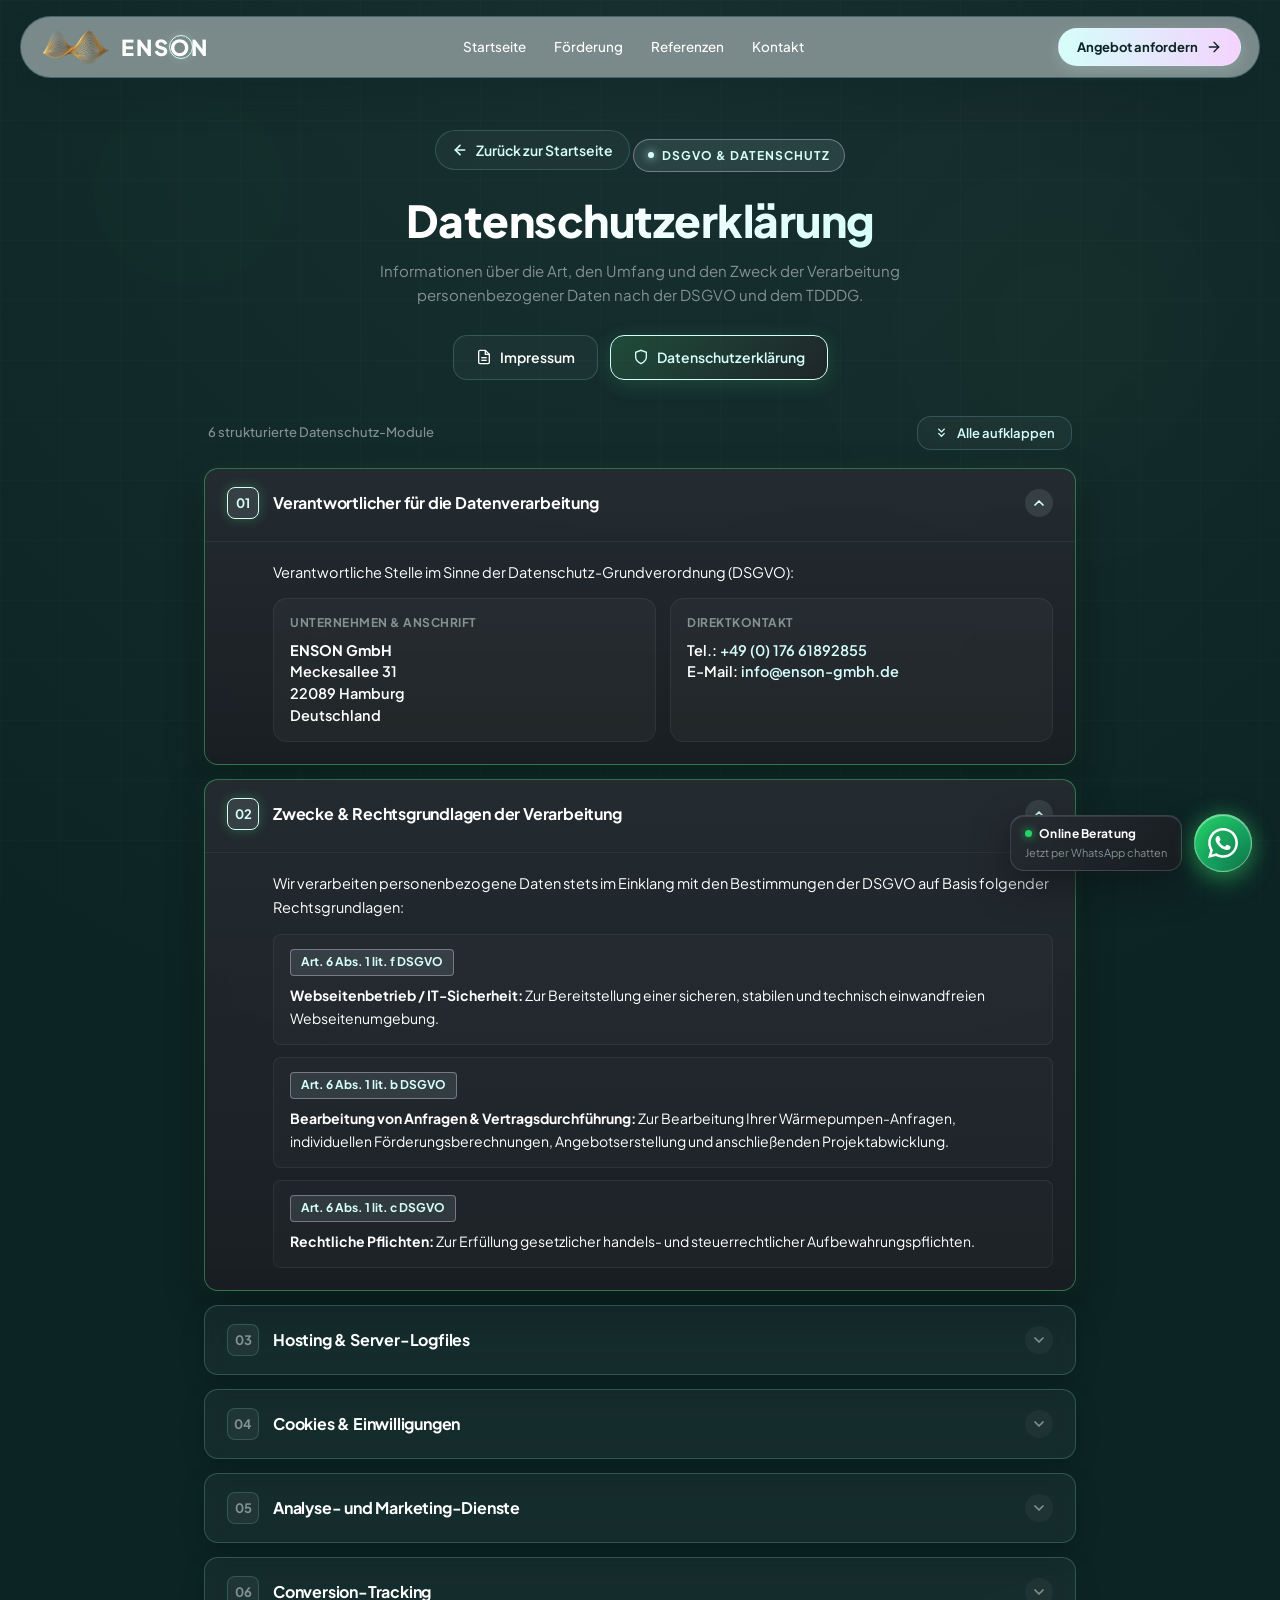
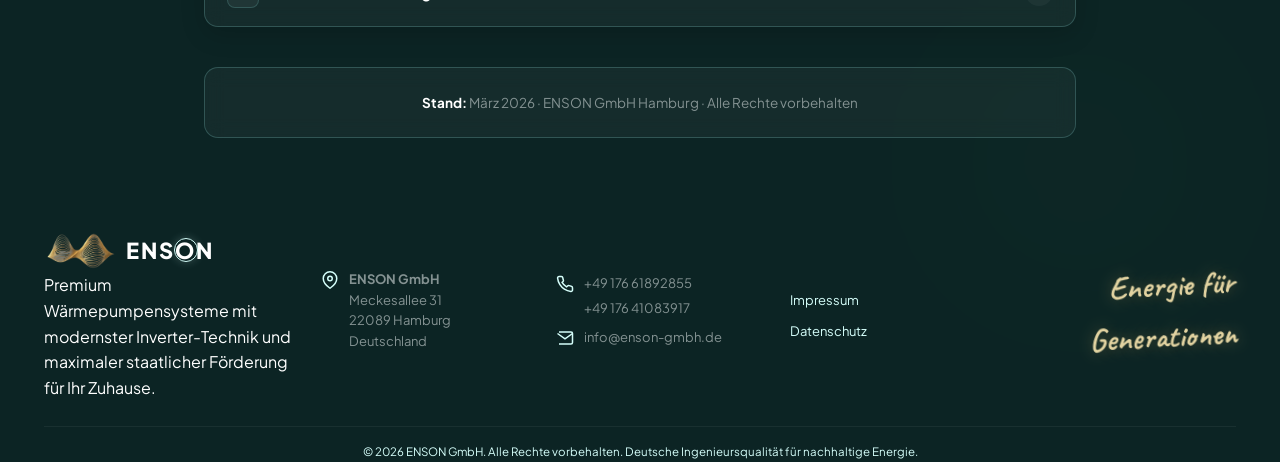
<file: datenschutz.html>
<!DOCTYPE html>
<html lang="de">
<head>
  <meta charset="UTF-8">
  <meta name="viewport" content="width=device-width, initial-scale=1.0, maximum-scale=5.0">
  <title>Datenschutzerklärung | ENSON GmbH</title>
  <meta name="description" content="Datenschutzerklärung der ENSON GmbH gemäß DSGVO und TDDDG. Erfahren Sie alles über die Verarbeitung Ihrer personenbezogenen Daten.">
  <meta name="robots" content="noindex, follow">
  <meta name="referrer" content="strict-origin-when-cross-origin">

  <!-- Google Fonts: Plus Jakarta Sans & Caveat -->
  <link rel="preconnect" href="https://fonts.googleapis.com">
  <link rel="preconnect" href="https://fonts.gstatic.com" crossorigin>
  <link href="https://fonts.googleapis.com/css2?family=Caveat:wght@600;700&family=Plus+Jakarta+Sans:ital,wght@0,300;0,400;0,500;0,600;0,700;0,800;1,400&display=swap" rel="stylesheet">
  
  <link rel="stylesheet" href="style.css">
</head>
<body>

  <!-- Background Ambient Glows & Grid Layer -->
  <div class="ambient-glow glow-top-left"></div>
  <div class="ambient-glow glow-hero-right"></div>
  <div class="ambient-glow glow-bottom-right"></div>
  <div class="tech-grid-bg"></div>

  <!-- FLOATING GLASS NAVBAR -->
  <header class="navbar-wrapper">
    <nav class="navbar glass-card">
      <a href="index.html" class="brand-logo" aria-label="ENSON Homepage">
        <img class="brand-symbol" src="Logo.png" alt="">
        <div class="logo-mark">
          <span class="brand-name">ENS<span class="brand-o">O</span>N</span>
        </div>
      </a>

      <div class="nav-menu" id="navMenu">
        <a href="index.html#hero" class="nav-link">Startseite</a>
        <a href="index.html#calculator" class="nav-link">Förderung</a>
        <a href="index.html#projects" class="nav-link">Referenzen</a>
        <a href="index.html#contact" class="nav-link">Kontakt</a>
      </div>

      <div class="nav-actions">
        <a href="index.html#calculator" class="btn-quote">
          <span>Angebot anfordern</span>
          <svg class="btn-arrow" width="16" height="16" viewBox="0 0 24 24" fill="none" stroke="currentColor" stroke-width="2" stroke-linecap="round" stroke-linejoin="round">
            <line x1="5" y1="12" x2="19" y2="12"></line>
            <polyline points="12 5 19 12 12 19"></polyline>
          </svg>
        </a>
        <button class="mobile-toggle" id="mobileToggle" aria-label="Menü öffnen" aria-controls="navMenu" aria-expanded="false">
          <span></span>
          <span></span>
          <span></span>
        </button>
      </div>
    </nav>
  </header>

  <!-- LEGAL CONTENT MAIN -->
  <main class="legal-page-main">
    <div class="legal-container">
      
      <!-- Back Navigation & Header -->
      <div class="legal-header">
        <a href="index.html" class="legal-back-nav">
          <svg width="16" height="16" viewBox="0 0 24 24" fill="none" stroke="currentColor" stroke-width="2.5" stroke-linecap="round" stroke-linejoin="round">
            <line x1="19" y1="12" x2="5" y2="12"></line>
            <polyline points="12 19 5 12 12 5"></polyline>
          </svg>
          <span>Zurück zur Startseite</span>
        </a>

        <div class="legal-badge">
          <span class="legal-badge-dot"></span>
          DSGVO & Datenschutz
        </div>

        <h1 class="legal-title">
          <span class="text-gradient">Datenschutzerklärung</span>
        </h1>

        <p class="legal-subtitle">
          Informationen über die Art, den Umfang und den Zweck der Verarbeitung personenbezogener Daten nach der DSGVO und dem TDDDG.
        </p>

        <!-- Quick Switch Tabs -->
        <div class="legal-tabs-wrapper">
          <a href="impressum.html" class="legal-tab-btn">
            <svg width="16" height="16" viewBox="0 0 24 24" fill="none" stroke="currentColor" stroke-width="2">
              <path d="M14 2H6a2 2 0 0 0-2 2v16a2 2 0 0 0 2 2h12a2 2 0 0 0 2-2V8z"></path>
              <polyline points="14 2 14 8 20 8"></polyline>
              <line x1="16" y1="13" x2="8" y2="13"></line>
              <line x1="16" y1="17" x2="8" y2="17"></line>
            </svg>
            Impressum
          </a>
          <a href="datenschutz.html" class="legal-tab-btn active">
            <svg width="16" height="16" viewBox="0 0 24 24" fill="none" stroke="currentColor" stroke-width="2">
              <path d="M12 22s8-4 8-10V5l-8-3-8 3v7c0 6 8 10 8 10z"></path>
            </svg>
            Datenschutzerklärung
          </a>
        </div>
      </div>

      <!-- Accordion Controls -->
      <div class="accordion-controls-bar">
        <span class="accordion-status-count" id="accordionCounter">6 strukturierte Datenschutz-Module</span>
        <button class="toggle-all-btn" id="toggleAllBtn" type="button">
          <svg width="15" height="15" viewBox="0 0 24 24" fill="none" stroke="currentColor" stroke-width="2">
            <polyline points="7 13 12 18 17 13"></polyline>
            <polyline points="7 6 12 11 17 6"></polyline>
          </svg>
          <span id="toggleAllText">Alle aufklappen</span>
        </button>
      </div>

      <!-- ACCORDION LIST -->
      <div class="accordion-group" id="legalAccordion">

        <!-- 1. Verantwortlicher -->
        <div class="accordion-item active">
          <button class="accordion-header" type="button" aria-expanded="true">
            <div class="accordion-header-left">
              <span class="accordion-num">01</span>
              <h2 class="accordion-title">Verantwortlicher für die Datenverarbeitung</h2>
            </div>
            <div class="accordion-chevron">
              <svg width="16" height="16" viewBox="0 0 24 24" fill="none" stroke="currentColor" stroke-width="2.5" stroke-linecap="round" stroke-linejoin="round">
                <polyline points="6 9 12 15 18 9"></polyline>
              </svg>
            </div>
          </button>
          <div class="accordion-content">
            <div class="accordion-body">
              <p>Verantwortliche Stelle im Sinne der Datenschutz-Grundverordnung (DSGVO):</p>
              <div class="legal-info-grid">
                <div class="legal-info-card">
                  <div class="legal-info-card-label">Unternehmen & Anschrift</div>
                  <div class="legal-info-card-value">
                    <strong>ENSON GmbH</strong><br>
                    Meckesallee 31<br>
                    22089 Hamburg<br>
                    Deutschland
                  </div>
                </div>
                <div class="legal-info-card">
                  <div class="legal-info-card-label">Direktkontakt</div>
                  <div class="legal-info-card-value">
                    Tel.: <a href="tel:+4917661892855">+49 (0) 176 61892855</a><br>
                    E-Mail: <a href="mailto:info@enson-gmbh.de">info@enson-gmbh.de</a>
                  </div>
                </div>
              </div>
            </div>
          </div>
        </div>

        <!-- 2. Zwecke & Rechtsgrundlagen -->
        <div class="accordion-item active">
          <button class="accordion-header" type="button" aria-expanded="true">
            <div class="accordion-header-left">
              <span class="accordion-num">02</span>
              <h2 class="accordion-title">Zwecke & Rechtsgrundlagen der Verarbeitung</h2>
            </div>
            <div class="accordion-chevron">
              <svg width="16" height="16" viewBox="0 0 24 24" fill="none" stroke="currentColor" stroke-width="2.5" stroke-linecap="round" stroke-linejoin="round">
                <polyline points="6 9 12 15 18 9"></polyline>
              </svg>
            </div>
          </button>
          <div class="accordion-content">
            <div class="accordion-body">
              <p>Wir verarbeiten personenbezogene Daten stets im Einklang mit den Bestimmungen der DSGVO auf Basis folgender Rechtsgrundlagen:</p>
              
              <div class="legal-tag-list">
                <div class="legal-tag-item">
                  <span class="legal-pill">Art. 6 Abs. 1 lit. f DSGVO</span>
                  <div class="legal-tag-text">
                    <strong>Webseitenbetrieb / IT-Sicherheit:</strong> Zur Bereitstellung einer sicheren, stabilen und technisch einwandfreien Webseitenumgebung.
                  </div>
                </div>

                <div class="legal-tag-item">
                  <span class="legal-pill">Art. 6 Abs. 1 lit. b DSGVO</span>
                  <div class="legal-tag-text">
                    <strong>Bearbeitung von Anfragen & Vertragsdurchführung:</strong> Zur Bearbeitung Ihrer Wärmepumpen-Anfragen, individuellen Förderungsberechnungen, Angebotserstellung und anschließenden Projektabwicklung.
                  </div>
                </div>

                <div class="legal-tag-item">
                  <span class="legal-pill">Art. 6 Abs. 1 lit. c DSGVO</span>
                  <div class="legal-tag-text">
                    <strong>Rechtliche Pflichten:</strong> Zur Erfüllung gesetzlicher handels- und steuerrechtlicher Aufbewahrungspflichten.
                  </div>
                </div>
              </div>
            </div>
          </div>
        </div>

        <!-- 3. Hosting & Server-Logfiles -->
        <div class="accordion-item">
          <button class="accordion-header" type="button" aria-expanded="false">
            <div class="accordion-header-left">
              <span class="accordion-num">03</span>
              <h2 class="accordion-title">Hosting & Server-Logfiles</h2>
            </div>
            <div class="accordion-chevron">
              <svg width="16" height="16" viewBox="0 0 24 24" fill="none" stroke="currentColor" stroke-width="2.5" stroke-linecap="round" stroke-linejoin="round">
                <polyline points="6 9 12 15 18 9"></polyline>
              </svg>
            </div>
          </button>
          <div class="accordion-content">
            <div class="accordion-body">
              <p>Unser Hoster (<strong>Strato AG</strong>, Pascalstraße 10, 10587 Berlin) verarbeitet zum Betrieb dieser Seite technische Daten in Server-Logfiles:</p>
              <ul style="margin: 0 0 14px 20px; color: var(--text-body);">
                <li>IP-Adresse des anfragenden Geräts</li>
                <li>Datum und Uhrzeit des Zugriffs</li>
                <li>Aufgerufene Seite / URL</li>
                <li>Referrer URL (zuvor besuchte Webseite)</li>
                <li>Browsertyp, Version und User-Agent</li>
              </ul>
              <div class="legal-info-grid">
                <div class="legal-info-card">
                  <div class="legal-info-card-label">Zweck & Stabilität</div>
                  <div class="legal-info-card-value">Gewährleistung der Stabilität, Funktionalität und Ausfallsicherheit</div>
                </div>
                <div class="legal-info-card">
                  <div class="legal-info-card-label">Speicherfrist</div>
                  <div class="legal-info-card-value">15 Tage (anschließend automatische Löschung)</div>
                </div>
                <div class="legal-info-card">
                  <div class="legal-info-card-label">Rechtsgrundlage</div>
                  <div class="legal-info-card-value">Art. 6 Abs. 1 lit. f DSGVO</div>
                </div>
                <div class="legal-info-card">
                  <div class="legal-info-card-label">Auftragsverarbeitung</div>
                  <div class="legal-info-card-value">AV-Vertrag mit Strato gemäß Art. 28 DSGVO geschlossen</div>
                </div>
              </div>
            </div>
          </div>
        </div>

        <!-- 4. Cookies & Einwilligungen -->
        <div class="accordion-item">
          <button class="accordion-header" type="button" aria-expanded="false">
            <div class="accordion-header-left">
              <span class="accordion-num">04</span>
              <h2 class="accordion-title">Cookies & Einwilligungen</h2>
            </div>
            <div class="accordion-chevron">
              <svg width="16" height="16" viewBox="0 0 24 24" fill="none" stroke="currentColor" stroke-width="2.5" stroke-linecap="round" stroke-linejoin="round">
                <polyline points="6 9 12 15 18 9"></polyline>
              </svg>
            </div>
          </button>
          <div class="accordion-content">
            <div class="accordion-body">
              <p>Diese Website verwendet derzeit keine Analyse- oder Marketing-Cookies und keinen Cookie-Banner. Eine Einwilligung wird daher technisch nicht eingeholt oder gespeichert.</p>
            </div>
          </div>
        </div>

        <!-- 5. Nicht eingesetzte Analyse-Dienste -->
        <div class="accordion-item">
          <button class="accordion-header" type="button" aria-expanded="false">
            <div class="accordion-header-left">
              <span class="accordion-num">05</span>
              <h2 class="accordion-title">Analyse- und Marketing-Dienste</h2>
            </div>
            <div class="accordion-chevron">
              <svg width="16" height="16" viewBox="0 0 24 24" fill="none" stroke="currentColor" stroke-width="2.5" stroke-linecap="round" stroke-linejoin="round">
                <polyline points="6 9 12 15 18 9"></polyline>
              </svg>
            </div>
          </button>
          <div class="accordion-content">
            <div class="accordion-body">
              <p>Google Analytics, Google Ads, Meta Pixel und vergleichbare Analyse- oder Marketing-Dienste sind im aktuell veröffentlichten Website-Code nicht eingebunden. Es findet über diese Website daher derzeit kein entsprechendes Tracking statt.</p>

              <div class="legal-info-grid">
                <div class="legal-info-card">
                  <div class="legal-info-card-label">Technischer Status</div>
                  <div class="legal-info-card-value">Keine entsprechenden Skripte, Cookies oder Einwilligungsverwaltung eingebunden</div>
                </div>
              </div>
            </div>
          </div>
        </div>

        <!-- 6. Conversion-Tracking -->
        <div class="accordion-item">
          <button class="accordion-header" type="button" aria-expanded="false">
            <div class="accordion-header-left">
              <span class="accordion-num">06</span>
              <h2 class="accordion-title">Conversion-Tracking</h2>
            </div>
            <div class="accordion-chevron">
              <svg width="16" height="16" viewBox="0 0 24 24" fill="none" stroke="currentColor" stroke-width="2.5" stroke-linecap="round" stroke-linejoin="round">
                <polyline points="6 9 12 15 18 9"></polyline>
              </svg>
            </div>
          </button>
          <div class="accordion-content">
            <div class="accordion-body">
              <p>Ein Google-Ads- oder sonstiges Conversion-Tracking ist im aktuell veröffentlichten Website-Code nicht eingebunden. Es werden daher über diese Website derzeit keine entsprechenden Conversion-Daten an Drittanbieter übertragen.</p>

              <div class="legal-info-grid">
                <div class="legal-info-card">
                  <div class="legal-info-card-label">Technischer Status</div>
                  <div class="legal-info-card-value">Kein Conversion-Tracking eingebunden</div>
                </div>
              </div>
            </div>
          </div>
        </div>

      </div>

      <!-- Legal Footer Card -->
      <div class="legal-footer-card">
        <p><strong>Stand:</strong> März 2026 · ENSON GmbH Hamburg · Alle Rechte vorbehalten</p>
      </div>

    </div>
  </main>

  <!-- FOOTER -->
  <footer class="footer">
    <div class="container">
      <div class="footer-grid">
        
        <!-- Col 1: Brand & Bio -->
        <div class="footer-col brand-col">
          <a href="index.html" class="brand-logo footer-logo">
            <img class="brand-symbol" src="Logo.png" alt="">
            <div class="logo-mark">
              <span class="brand-name">ENS<span class="brand-o">O</span>N</span>
            </div>
          </a>
          <p class="footer-bio">
            Premium Wärmepumpensysteme mit modernster Inverter-Technik und maximaler staatlicher Förderung für Ihr Zuhause.
          </p>
        </div>

        <!-- Col 2: Company Address -->
        <div class="footer-col address-col">
          <div class="footer-contact-item">
            <svg width="18" height="18" viewBox="0 0 24 24" fill="none" stroke="currentColor" stroke-width="2">
              <path d="M21 10c0 7-9 13-9 13s-9-6-9-13a9 9 0 0 1 18 0z"></path>
              <circle cx="12" cy="10" r="3"></circle>
            </svg>
            <div>
              <strong>ENSON GmbH</strong><br>
              Meckesallee 31<br>
              22089 Hamburg<br>
              Deutschland
            </div>
          </div>
        </div>

        <!-- Col 3: Direct Phone & Mail -->
        <div class="footer-col contact-col">
          <div class="footer-contact-item">
            <svg width="18" height="18" viewBox="0 0 24 24" fill="none" stroke="currentColor" stroke-width="2">
              <path d="M22 16.92v3a2 2 0 0 1-2.18 2 19.79 19.79 0 0 1-8.63-3.07 19.5 19.5 0 0 1-6-6 19.79 19.79 0 0 1-3.07-8.67A2 2 0 0 1 4.11 2h3a2 2 0 0 1 2 1.72 12.84 12.84 0 0 0 .7 2.81 2 2 0 0 1-.45 2.11L8.09 9.91a16 16 0 0 0 6 6l1.27-1.27a2 2 0 0 1 2.11-.45 12.84 12.84 0 0 0 2.81.7A2 2 0 0 1 22 16.92z"></path>
            </svg>
            <div class="footer-phone-links">
              <a href="tel:+4917661892855">+49 176 61892855</a>
              <a href="tel:+4917641083917">+49 176 41083917</a>
            </div>
          </div>
          <div class="footer-contact-item">
            <svg width="18" height="18" viewBox="0 0 24 24" fill="none" stroke="currentColor" stroke-width="2">
              <path d="M4 4h16c1.1 0 2 .9 2 2v12c0 1.1-.9 2-2 2H4c-1.1-2 .9-2 2v12c0 1.1-.9 2-2 2H4c-1.1 0-2-.9-2-2V6c0-1.1.9-2 2-2z"></path>
              <polyline points="22,6 12,13 2,6"></polyline>
            </svg>
            <a href="mailto:info@enson-gmbh.de">info@enson-gmbh.de</a>
          </div>
        </div>

        <!-- Col 4: Legal Links -->
        <div class="footer-col legal-col">
          <ul class="legal-links">
            <li><a href="impressum.html">Impressum</a></li>
            <li><a href="datenschutz.html" style="color: var(--neon-green);">Datenschutz</a></li>
          </ul>
        </div>

        <!-- Col 5: Handwritten Signature Slogan -->
        <div class="footer-col signature-col">
          <div class="footer-handwritten-slogan">
            Energie für Generationen
          </div>
        </div>

      </div>

      <div class="footer-bottom-bar">
        <p>© 2026 ENSON GmbH. Alle Rechte vorbehalten. Deutsche Ingenieursqualität für nachhaltige Energie.</p>
      </div>
    </div>
  </footer>

  <!-- FLOATING WHATSAPP BUTTON -->
  <a href="https://wa.me/4917661892855?text=Hallo%20ENSON%20Team%2C%20ich%20interessiere%20mich%20f%C3%BCr%20eine%20W%C3%A4rmepumpen-Beratung." target="_blank" rel="noopener noreferrer" class="whatsapp-float-btn" aria-label="Chat auf WhatsApp">
    <div class="whatsapp-tooltip">
      <div class="whatsapp-tooltip-header">
        <span class="whatsapp-status-dot"></span>
        <span class="whatsapp-tooltip-title">Online Beratung</span>
      </div>
      <span class="whatsapp-tooltip-sub">Jetzt per WhatsApp chatten</span>
    </div>
    <div class="whatsapp-icon-wrap">
      <div class="whatsapp-pulse-ring"></div>
      <div class="whatsapp-pulse-ring delay"></div>
      <div class="whatsapp-icon-box">
        <svg viewBox="0 0 24 24" width="32" height="32" fill="#ffffff">
          <path d="M.057 24l1.687-6.163c-1.041-1.804-1.588-3.849-1.587-5.946.003-6.556 5.338-11.891 11.893-11.891 3.181.001 6.167 1.24 8.413 3.488 2.245 2.248 3.481 5.236 3.48 8.414-.003 6.557-5.338 11.892-11.893 11.892-1.99-.001-3.951-.5-5.688-1.448l-6.305 1.654zm6.597-3.807c1.676.995 3.276 1.591 5.392 1.592 5.448 0 9.886-4.434 9.889-9.885.002-5.462-4.415-9.89-9.881-9.892-5.452 0-9.887 4.434-9.889 9.884-.001 2.225.651 3.891 1.746 5.634l-.999 3.648 3.742-.981zm11.387-5.464c-.074-.124-.272-.198-.57-.347-.297-.149-1.758-.868-2.031-.967-.272-.099-.47-.149-.669.149-.198.297-.768.967-.941 1.165-.173.198-.347.223-.644.074-.297-.149-1.255-.462-2.39-1.475-.883-.788-1.48-1.761-1.653-2.059-.173-.297-.018-.458.13-.606.134-.133.297-.347.446-.521.151-.172.2-.296.3-.495.099-.198.05-.372-.025-.521-.075-.148-.669-1.611-.916-2.206-.242-.579-.487-.501-.669-.51l-.57-.01c-.198 0-.52.074-.792.372s-1.04 1.016-1.04 2.479 1.065 2.876 1.213 3.074c.149.198 2.095 3.2 5.076 4.487.709.306 1.263.489 1.694.626.712.226 1.36.194 1.872.118.571-.085 1.758-.719 2.006-1.413.248-.695.248-1.29.173-1.414z"/>
        </svg>
      </div>
    </div>
  </a>

  <!-- INTERACTIVE ACCORDION SCRIPT -->
  <script src="app.js"></script>
  <script>
    document.addEventListener('DOMContentLoaded', () => {
      // Accordions
      const accordionItems = document.querySelectorAll('.accordion-item');
      const toggleAllBtn = document.getElementById('toggleAllBtn');
      const toggleAllText = document.getElementById('toggleAllText');

      accordionItems.forEach(item => {
        const header = item.querySelector('.accordion-header');
        header.addEventListener('click', () => {
          const isOpen = item.classList.contains('active');
          item.classList.toggle('active');
          header.setAttribute('aria-expanded', !isOpen);
          updateToggleState();
        });
      });

      function updateToggleState() {
        const openCount = document.querySelectorAll('.accordion-item.active').length;
        if (openCount === accordionItems.length) {
          toggleAllText.textContent = 'Alle einklappen';
        } else {
          toggleAllText.textContent = 'Alle aufklappen';
        }
      }

      if (toggleAllBtn) {
        toggleAllBtn.addEventListener('click', () => {
          const openCount = document.querySelectorAll('.accordion-item.active').length;
          const shouldOpen = openCount < accordionItems.length;
          
          accordionItems.forEach(item => {
            const header = item.querySelector('.accordion-header');
            if (shouldOpen) {
              item.classList.add('active');
              header.setAttribute('aria-expanded', 'true');
            } else {
              item.classList.remove('active');
              header.setAttribute('aria-expanded', 'false');
            }
          });
          updateToggleState();
        });
      }

    });
  </script>
</body>
</html>
</file>
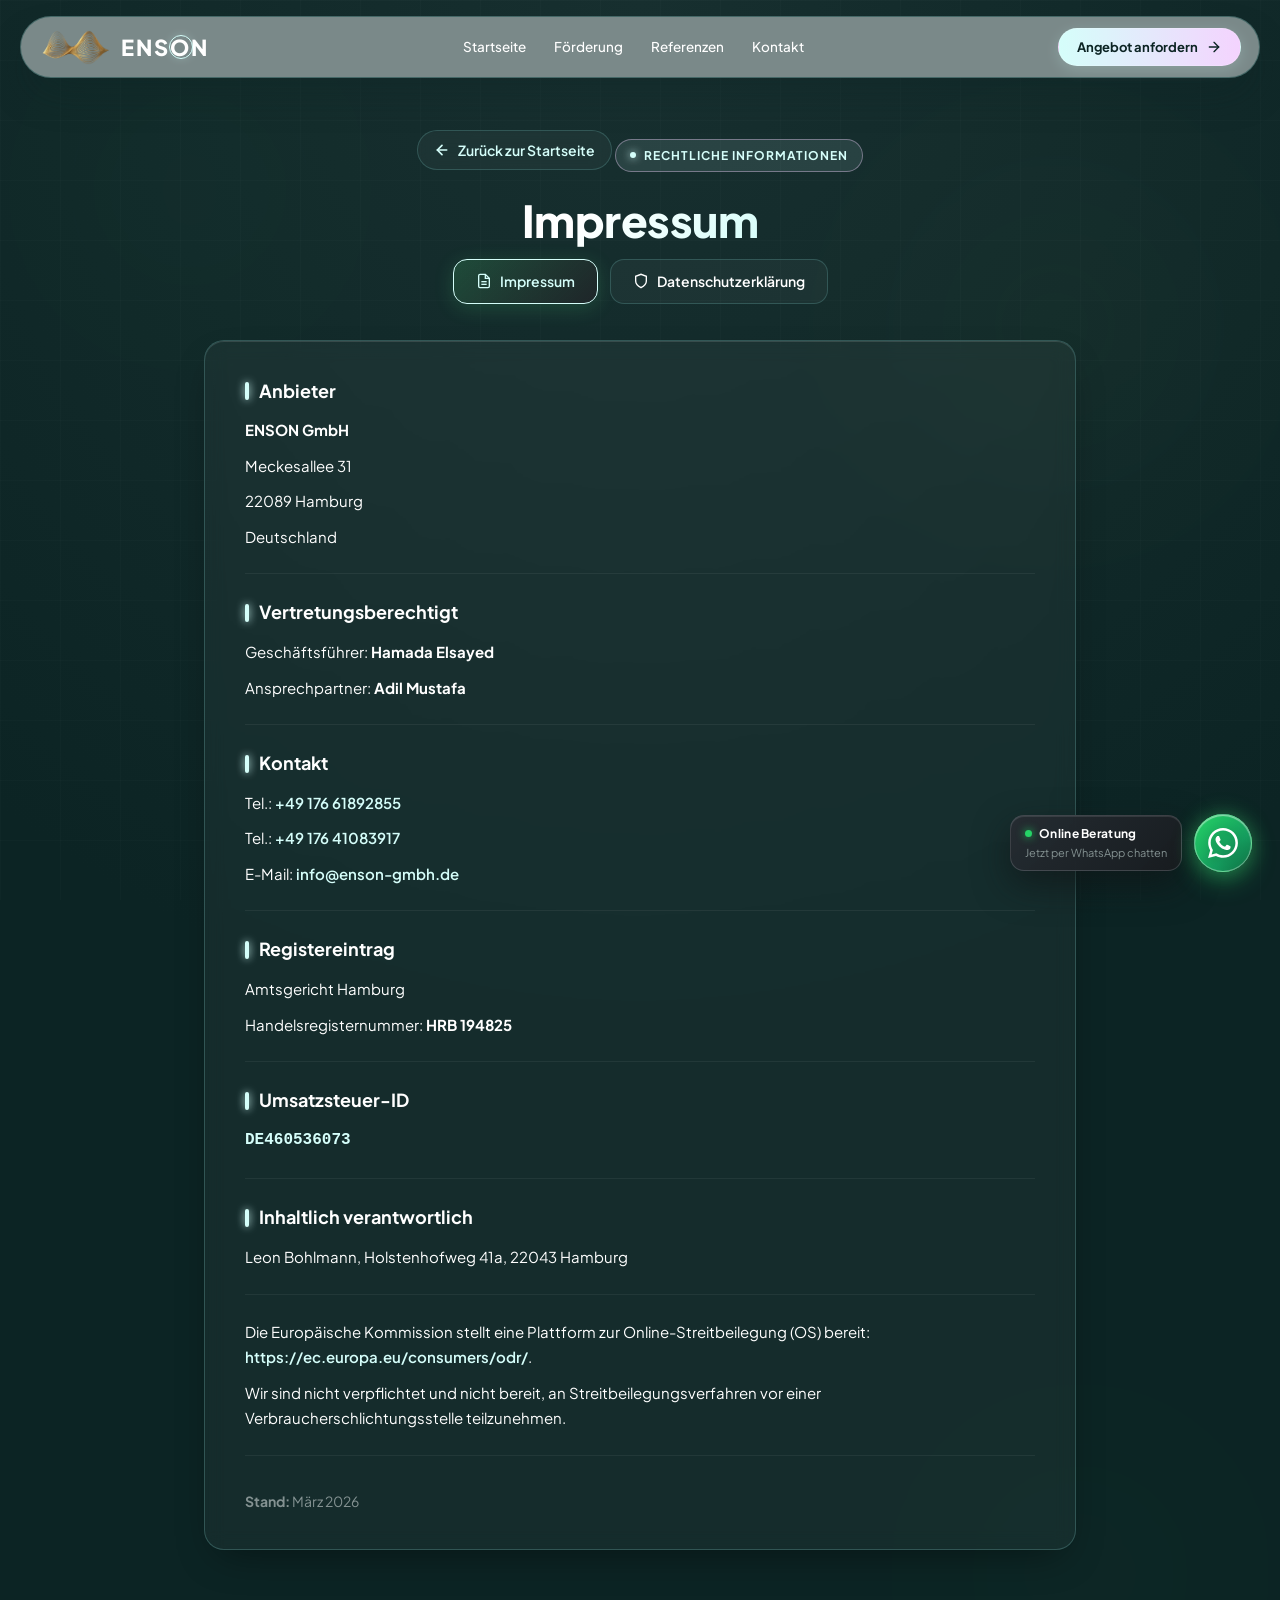
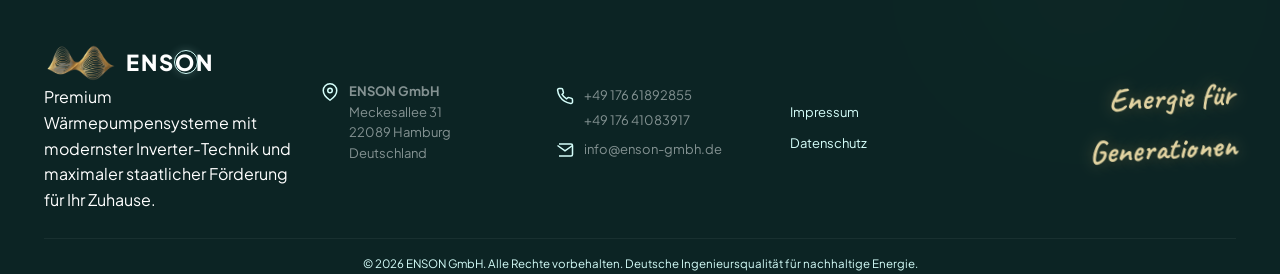
<file: impressum.html>
<!DOCTYPE html>
<html lang="de">
<head>
  <meta charset="UTF-8">
  <meta name="viewport" content="width=device-width, initial-scale=1.0, maximum-scale=5.0">
  <title>Impressum | ENSON GmbH - Intelligente Wärmepumpen</title>
  <meta name="description" content="Impressum und gesetzliche Anbieterkennzeichnung der ENSON GmbH Hamburg gemäß § 5 TDDDG und § 18 MStV.">
  <meta name="robots" content="noindex, follow">
  <meta name="referrer" content="strict-origin-when-cross-origin">

  <!-- Google Fonts: Plus Jakarta Sans & Caveat -->
  <link rel="preconnect" href="https://fonts.googleapis.com">
  <link rel="preconnect" href="https://fonts.gstatic.com" crossorigin>
  <link href="https://fonts.googleapis.com/css2?family=Caveat:wght@600;700&family=Plus+Jakarta+Sans:ital,wght@0,300;0,400;0,500;0,600;0,700;0,800;1,400&display=swap" rel="stylesheet">
  
  <link rel="stylesheet" href="style.css">
</head>
<body>

  <!-- Background Ambient Glows & Grid Layer -->
  <div class="ambient-glow glow-top-left"></div>
  <div class="ambient-glow glow-hero-right"></div>
  <div class="ambient-glow glow-bottom-right"></div>
  <div class="tech-grid-bg"></div>

  <!-- FLOATING GLASS NAVBAR -->
  <header class="navbar-wrapper">
    <nav class="navbar glass-card">
      <a href="index.html" class="brand-logo" aria-label="ENSON Homepage">
        <img class="brand-symbol" src="Logo.png" alt="">
        <div class="logo-mark">
          <span class="brand-name">ENS<span class="brand-o">O</span>N</span>
        </div>
      </a>

      <div class="nav-menu" id="navMenu">
        <a href="index.html#hero" class="nav-link">Startseite</a>
        <a href="index.html#calculator" class="nav-link">Förderung</a>
        <a href="index.html#projects" class="nav-link">Referenzen</a>
        <a href="index.html#contact" class="nav-link">Kontakt</a>
      </div>

      <div class="nav-actions">
        <a href="index.html#calculator" class="btn-quote">
          <span>Angebot anfordern</span>
          <svg class="btn-arrow" width="16" height="16" viewBox="0 0 24 24" fill="none" stroke="currentColor" stroke-width="2" stroke-linecap="round" stroke-linejoin="round">
            <line x1="5" y1="12" x2="19" y2="12"></line>
            <polyline points="12 5 19 12 12 19"></polyline>
          </svg>
        </a>
        <button class="mobile-toggle" id="mobileToggle" aria-label="Menü öffnen" aria-controls="navMenu" aria-expanded="false">
          <span></span>
          <span></span>
          <span></span>
        </button>
      </div>
    </nav>
  </header>

  <!-- LEGAL CONTENT MAIN -->
  <main class="legal-page-main">
    <div class="legal-container">
      
      <!-- Back Navigation & Header -->
      <div class="legal-header">
        <a href="index.html" class="legal-back-nav">
          <svg width="16" height="16" viewBox="0 0 24 24" fill="none" stroke="currentColor" stroke-width="2.5" stroke-linecap="round" stroke-linejoin="round">
            <line x1="19" y1="12" x2="5" y2="12"></line>
            <polyline points="12 19 5 12 12 5"></polyline>
          </svg>
          <span>Zurück zur Startseite</span>
        </a>

        <div class="legal-badge">
          <span class="legal-badge-dot"></span>
          Rechtliche Informationen
        </div>

        <h1 class="legal-title">
          <span class="text-gradient">Impressum</span>
        </h1>

        <!-- Quick Switch Tabs -->
        <div class="legal-tabs-wrapper">
          <a href="impressum.html" class="legal-tab-btn active">
            <svg width="16" height="16" viewBox="0 0 24 24" fill="none" stroke="currentColor" stroke-width="2">
              <path d="M14 2H6a2 2 0 0 0-2 2v16a2 2 0 0 0 2 2h12a2 2 0 0 0 2-2V8z"></path>
              <polyline points="14 2 14 8 20 8"></polyline>
              <line x1="16" y1="13" x2="8" y2="13"></line>
              <line x1="16" y1="17" x2="8" y2="17"></line>
            </svg>
            Impressum
          </a>
          <a href="datenschutz.html" class="legal-tab-btn">
            <svg width="16" height="16" viewBox="0 0 24 24" fill="none" stroke="currentColor" stroke-width="2">
              <path d="M12 22s8-4 8-10V5l-8-3-8 3v7c0 6 8 10 8 10z"></path>
            </svg>
            Datenschutzerklärung
          </a>
        </div>
      </div>

      <!-- NATURAL LEGAL DOCUMENT CARD -->
      <div class="legal-card-static">

        <!-- Anbieter -->
        <div class="legal-static-section">
          <h2 class="legal-section-title">Anbieter</h2>
          <div class="legal-static-content">
            <p><strong>ENSON GmbH</strong></p>
            <p>Meckesallee 31</p>
            <p>22089 Hamburg</p>
            <p>Deutschland</p>
          </div>
        </div>

        <!-- Vertretungsberechtigt -->
        <div class="legal-static-section">
          <h2 class="legal-section-title">Vertretungsberechtigt</h2>
          <div class="legal-static-content">
            <p>Geschäftsführer: <strong>Hamada Elsayed</strong></p>
            <p>Ansprechpartner: <strong>Adil Mustafa</strong></p>
          </div>
        </div>

        <!-- Kontakt -->
        <div class="legal-static-section">
          <h2 class="legal-section-title">Kontakt</h2>
          <div class="legal-static-content">
            <p>Tel.: <a href="tel:+4917661892855">+49 176 61892855</a></p>
            <p>Tel.: <a href="tel:+4917641083917">+49 176 41083917</a></p>
            <p>E-Mail: <a href="mailto:info@enson-gmbh.de">info@enson-gmbh.de</a></p>
          </div>
        </div>

        <!-- Registereintrag -->
        <div class="legal-static-section">
          <h2 class="legal-section-title">Registereintrag</h2>
          <div class="legal-static-content">
            <p>Amtsgericht Hamburg</p>
            <p>Handelsregisternummer: <strong>HRB 194825</strong></p>
          </div>
        </div>

        <!-- Umsatzsteuer-ID -->
        <div class="legal-static-section">
          <h2 class="legal-section-title">Umsatzsteuer-ID</h2>
          <div class="legal-static-content">
            <p style="color: var(--neon-green); font-family: monospace; font-size: 16px; font-weight: 700;">DE460536073</p>
          </div>
        </div>

        <!-- Inhaltlich verantwortlich -->
        <div class="legal-static-section">
          <h2 class="legal-section-title">Inhaltlich verantwortlich</h2>
          <div class="legal-static-content">
            <p>Leon Bohlmann, Holstenhofweg 41a, 22043 Hamburg</p>
          </div>
        </div>

        <!-- Online-Streitbeilegung -->
        <div class="legal-static-section">
          <div class="legal-static-content">
            <p>Die Europäische Kommission stellt eine Plattform zur Online-Streitbeilegung (OS) bereit: <a href="https://ec.europa.eu/consumers/odr/" target="_blank" rel="noopener noreferrer">https://ec.europa.eu/consumers/odr/</a>.</p>
            <p>Wir sind nicht verpflichtet und nicht bereit, an Streitbeilegungsverfahren vor einer Verbraucherschlichtungsstelle teilzunehmen.</p>
          </div>
        </div>

        <!-- Stand -->
        <div class="legal-static-section" style="padding-top: 10px;">
          <div class="legal-static-content" style="color: var(--text-muted); font-size: 14px;">
            <p><strong>Stand:</strong> März 2026</p>
          </div>
        </div>

      </div>

    </div>
  </main>

  <!-- FOOTER -->
  <footer class="footer">
    <div class="container">
      <div class="footer-grid">
        
        <!-- Col 1: Brand & Bio -->
        <div class="footer-col brand-col">
          <a href="index.html" class="brand-logo footer-logo">
            <img class="brand-symbol" src="Logo.png" alt="">
            <div class="logo-mark">
              <span class="brand-name">ENS<span class="brand-o">O</span>N</span>
            </div>
          </a>
          <p class="footer-bio">
            Premium Wärmepumpensysteme mit modernster Inverter-Technik und maximaler staatlicher Förderung für Ihr Zuhause.
          </p>
        </div>

        <!-- Col 2: Company Address -->
        <div class="footer-col address-col">
          <div class="footer-contact-item">
            <svg width="18" height="18" viewBox="0 0 24 24" fill="none" stroke="currentColor" stroke-width="2">
              <path d="M21 10c0 7-9 13-9 13s-9-6-9-13a9 9 0 0 1 18 0z"></path>
              <circle cx="12" cy="10" r="3"></circle>
            </svg>
            <div>
              <strong>ENSON GmbH</strong><br>
              Meckesallee 31<br>
              22089 Hamburg<br>
              Deutschland
            </div>
          </div>
        </div>

        <!-- Col 3: Direct Phone & Mail -->
        <div class="footer-col contact-col">
          <div class="footer-contact-item">
            <svg width="18" height="18" viewBox="0 0 24 24" fill="none" stroke="currentColor" stroke-width="2">
              <path d="M22 16.92v3a2 2 0 0 1-2.18 2 19.79 19.79 0 0 1-8.63-3.07 19.5 19.5 0 0 1-6-6 19.79 19.79 0 0 1-3.07-8.67A2 2 0 0 1 4.11 2h3a2 2 0 0 1 2 1.72 12.84 12.84 0 0 0 .7 2.81 2 2 0 0 1-.45 2.11L8.09 9.91a16 16 0 0 0 6 6l1.27-1.27a2 2 0 0 1 2.11-.45 12.84 12.84 0 0 0 2.81.7A2 2 0 0 1 22 16.92z"></path>
            </svg>
            <div class="footer-phone-links">
              <a href="tel:+4917661892855">+49 176 61892855</a>
              <a href="tel:+4917641083917">+49 176 41083917</a>
            </div>
          </div>
          <div class="footer-contact-item">
            <svg width="18" height="18" viewBox="0 0 24 24" fill="none" stroke="currentColor" stroke-width="2">
              <path d="M4 4h16c1.1 0 2 .9 2 2v12c0 1.1-.9 2-2 2H4c-1.1-2 .9-2 2v12c0 1.1-.9 2-2 2H4c-1.1 0-2-.9-2-2V6c0-1.1.9-2 2-2z"></path>
              <polyline points="22,6 12,13 2,6"></polyline>
            </svg>
            <a href="mailto:info@enson-gmbh.de">info@enson-gmbh.de</a>
          </div>
        </div>

        <!-- Col 4: Legal Links -->
        <div class="footer-col legal-col">
          <ul class="legal-links">
            <li><a href="impressum.html" style="color: var(--neon-green);">Impressum</a></li>
            <li><a href="datenschutz.html">Datenschutz</a></li>
          </ul>
        </div>

        <!-- Col 5: Handwritten Signature Slogan -->
        <div class="footer-col signature-col">
          <div class="footer-handwritten-slogan">
            Energie für Generationen
          </div>
        </div>

      </div>

      <div class="footer-bottom-bar">
        <p>© 2026 ENSON GmbH. Alle Rechte vorbehalten. Deutsche Ingenieursqualität für nachhaltige Energie.</p>
      </div>
    </div>
  </footer>

  <!-- FLOATING WHATSAPP BUTTON -->
  <a href="https://wa.me/4917661892855?text=Hallo%20ENSON%20Team%2C%20ich%20interessiere%20mich%20f%C3%BCr%20eine%20W%C3%A4rmepumpen-Beratung." target="_blank" rel="noopener noreferrer" class="whatsapp-float-btn" aria-label="Chat auf WhatsApp">
    <div class="whatsapp-tooltip">
      <div class="whatsapp-tooltip-header">
        <span class="whatsapp-status-dot"></span>
        <span class="whatsapp-tooltip-title">Online Beratung</span>
      </div>
      <span class="whatsapp-tooltip-sub">Jetzt per WhatsApp chatten</span>
    </div>
    <div class="whatsapp-icon-wrap">
      <div class="whatsapp-pulse-ring"></div>
      <div class="whatsapp-pulse-ring delay"></div>
      <div class="whatsapp-icon-box">
        <svg viewBox="0 0 24 24" width="32" height="32" fill="#ffffff">
          <path d="M.057 24l1.687-6.163c-1.041-1.804-1.588-3.849-1.587-5.946.003-6.556 5.338-11.891 11.893-11.891 3.181.001 6.167 1.24 8.413 3.488 2.245 2.248 3.481 5.236 3.48 8.414-.003 6.557-5.338 11.892-11.893 11.892-1.99-.001-3.951-.5-5.688-1.448l-6.305 1.654zm6.597-3.807c1.676.995 3.276 1.591 5.392 1.592 5.448 0 9.886-4.434 9.889-9.885.002-5.462-4.415-9.89-9.881-9.892-5.452 0-9.887 4.434-9.889 9.884-.001 2.225.651 3.891 1.746 5.634l-.999 3.648 3.742-.981zm11.387-5.464c-.074-.124-.272-.198-.57-.347-.297-.149-1.758-.868-2.031-.967-.272-.099-.47-.149-.669.149-.198.297-.768.967-.941 1.165-.173.198-.347.223-.644.074-.297-.149-1.255-.462-2.39-1.475-.883-.788-1.48-1.761-1.653-2.059-.173-.297-.018-.458.13-.606.134-.133.297-.347.446-.521.151-.172.2-.296.3-.495.099-.198.05-.372-.025-.521-.075-.148-.669-1.611-.916-2.206-.242-.579-.487-.501-.669-.51l-.57-.01c-.198 0-.52.074-.792.372s-1.04 1.016-1.04 2.479 1.065 2.876 1.213 3.074c.149.198 2.095 3.2 5.076 4.487.709.306 1.263.489 1.694.626.712.226 1.36.194 1.872.118.571-.085 1.758-.719 2.006-1.413.248-.695.248-1.29.173-1.414z"/>
        </svg>
      </div>
    </div>
  </a>

  <!-- Mobile Nav Script -->
  <script src="app.js"></script>
  <script>
    document.addEventListener('DOMContentLoaded', () => {
    });
  </script>
</body>
</html>
</file>
<file: style.css>
/* ==========================================================================
   ENSON WÄRMEPUMPEN - PREMIUM GERMAN LANDING PAGE STYLES
   Dark Luxury Energy-Tech Aesthetic | Glassmorphism | Neon Green & Gold Accents
   100% Mobile Optimized - Zero Horizontal Overflow
   ========================================================================== */

:root {
  /* Requested palette */
  --bg-primary: #0C2424;
  --bg-secondary: #183030;
  --bg-surface-dark: #0C2424;
  --bg-surface-elevated: #183030;

  --bg-card: rgba(132, 146, 146, 0.08);
  --bg-card-hover: rgba(132, 146, 146, 0.14);
  --bg-card-solid: #183030;
  --bg-glass-nav: rgba(132, 146, 146, 0.88);

  --border-glass: rgba(57, 97, 96, 0.8);
  --border-glass-light: rgba(132, 146, 146, 0.4);
  --border-metallic: rgba(132, 146, 146, 0.25);
  --border-gold: rgba(213, 254, 250, 0.38);
  --border-neon: rgba(244, 211, 254, 0.38);

  --gold-accent: #D5FEFA;
  --gold-primary: #D5FEFA;
  --gold-dark: #F4D3FE;
  --gold-glow: rgba(213, 254, 250, 0.2);
  --gold-dim: rgba(213, 254, 250, 0.14);

  --neon-green: #D5FEFA;
  --green-dark: #F4D3FE;
  --neon-green-glow: rgba(213, 254, 250, 0.25);
  --neon-green-dim: rgba(213, 254, 250, 0.1);

  --header-gray: #849292;
  --divider-line: #396160;

  --text-white: #FFFFFF;
  --text-heading: #FFFFFF;
  --text-body: #FFFFFF;
  --text-muted: #849292;
  --text-dim: #D5FEFA;

  --font-main: 'Plus Jakarta Sans', -apple-system, BlinkMacSystemFont, 'Segoe UI', Roboto, sans-serif;
  --font-script: 'Caveat', cursive, sans-serif;

  --glass-blur: blur(10px);
  --radius-sm: 8px;
  --radius-md: 14px;
  --radius-lg: 20px;
  --radius-full: 9999px;

  --shadow-subtle: 0 10px 30px -10px rgba(0, 0, 0, 0.35);
  --shadow-card: 0 16px 40px -15px rgba(0, 0, 0, 0.45), inset 0 1px 0 rgba(255, 255, 255, 0.12);
  --shadow-metallic: 0 20px 45px -10px rgba(15, 18, 20, 0.6), inset 0 1px 1px rgba(255, 255, 255, 0.15);
  --shadow-neon: 0 0 20px rgba(213, 254, 250, 0.22);
  --shadow-gold: 0 0 20px rgba(244, 211, 254, 0.2);
}

/* Strict Zero-Horizontal-Scroll Global Reset */
*,
*::before,
*::after {
  box-sizing: border-box;
  margin: 0;
  padding: 0;
}

html,
body {
  width: 100%;
  max-width: 100%;
  overflow-x: hidden !important;
  position: relative;
  touch-action: pan-y;
  -webkit-overflow-scrolling: touch;
}

html {
  scroll-behavior: smooth;
  font-family: var(--font-main);
  background-color: var(--bg-primary);
  color: var(--text-body);
  line-height: 1.6;
  -webkit-font-smoothing: antialiased;
  -moz-osx-font-smoothing: grayscale;
}

body {
  min-height: 100vh;
  background: radial-gradient(circle at 50% 0%, #183030 0%, #0C2424 52%, #0C2424 100%);
}

/* Keep below-the-fold sections out of the initial render work. */
.energy-synergy-section,
.benefits-section,
.solutions-section,
.projects-section,
.contact-section {
  content-visibility: auto;
  contain-intrinsic-size: 1px 700px;
}

.container {
  width: 100%;
  max-width: 1240px;
  margin: 0 auto;
  padding: 0 24px;
}

/* Ambient Background Layer (Restrained & Elegant) */
.ambient-glow {
  position: absolute;
  border-radius: 50%;
  filter: blur(100px);
  pointer-events: none;
  z-index: 0;
  opacity: 0.3;
  max-width: 80vw;
  max-height: 80vw;
}

.glow-top-left {
  top: 0;
  left: 0;
  width: 380px;
  height: 380px;
  background: radial-gradient(circle, rgba(92, 255, 138, 0.1), transparent 70%);
}

.glow-hero-right {
  top: 100px;
  right: 0;
  width: 450px;
  height: 450px;
  background: radial-gradient(circle, rgba(92, 255, 138, 0.12), rgba(201, 168, 91, 0.08) 50%, transparent 70%);
}

.glow-center-accent {
  top: 1000px;
  left: 10%;
  width: 400px;
  height: 400px;
  background: radial-gradient(circle, rgba(201, 168, 91, 0.09), transparent 70%);
}

.glow-bottom-right {
  bottom: 100px;
  right: 0;
  width: 400px;
  height: 400px;
  background: radial-gradient(circle, rgba(92, 255, 138, 0.1), transparent 70%);
}

.tech-grid-bg {
  position: fixed;
  top: 0;
  left: 0;
  width: 100%;
  height: 100%;
  background-image:
    linear-gradient(to right, rgba(255, 255, 255, 0.015) 1px, transparent 1px),
    linear-gradient(to bottom, rgba(255, 255, 255, 0.015) 1px, transparent 1px);
  background-size: 60px 60px;
  pointer-events: none;
  z-index: 0;
}

/* Common Glassmorphism Card Style */
.glass-card {
  background: var(--bg-card);
  backdrop-filter: var(--glass-blur);
  -webkit-backdrop-filter: var(--glass-blur);
  border: 1px solid var(--border-glass);
  box-shadow: var(--shadow-card);
  position: relative;
  transition: all 0.35s cubic-bezier(0.16, 1, 0.3, 1);
}

.glass-card:hover {
  border-color: var(--border-glass-light);
}

/* ==========================================================================
   HEADER & FLOATING GLASS NAVBAR
   ========================================================================== */
.navbar-wrapper {
  position: fixed;
  top: 16px;
  left: 0;
  width: 100%;
  z-index: 1000;
  display: flex;
  justify-content: center;
  padding: 0 20px;
  box-sizing: border-box;
}

.navbar {
  width: 100%;
  max-width: 1240px;
  background: rgba(132, 146, 146, 0.92);
  border-radius: var(--radius-full);
  padding: 8px 18px;
  display: flex;
  align-items: center;
  justify-content: space-between;
  border: 1px solid var(--border-glass);
  box-shadow: 0 20px 40px -10px rgba(12, 36, 36, 0.4);
  backdrop-filter: var(--glass-blur);
  -webkit-backdrop-filter: var(--glass-blur);
}

.brand-logo {
  text-decoration: none;
  display: flex;
  align-items: center;
  gap: 10px;
}

.brand-symbol {
  display: block;
  width: 72px;
  height: 44px;
  object-fit: contain;
  flex: 0 0 auto;
}

.logo-mark {
  display: flex;
  align-items: center;
}

.brand-name {
  font-size: 22px;
  font-weight: 800;
  letter-spacing: 2px;
  color: var(--text-white);
  line-height: 1;
}

.brand-o {
  position: relative;
  display: inline-block;
  color: var(--text-white);
}

.brand-o::after {
  content: '';
  position: absolute;
  top: 50%;
  left: 50%;
  transform: translate(-50%, -50%);
  width: 24px;
  height: 24px;
  border-radius: 50%;
  border: 1.5px solid var(--gold-primary);
  box-shadow: 0 0 10px var(--gold-glow);
  pointer-events: none;
}

.brand-sub {
  font-size: 7.5px;
  font-weight: 700;
  letter-spacing: 2.2px;
  color: rgba(255, 255, 255, 0.78);
  margin-top: 3px;
}

.nav-menu {
  display: flex;
  align-items: center;
  gap: 24px;
}

.nav-link {
  text-decoration: none;
  color: var(--text-body);
  font-size: 13.5px;
  font-weight: 500;
  position: relative;
  transition: color 0.25s ease;
  padding: 6px 2px;
}

.nav-link:hover,
.nav-link.active {
  color: var(--text-white);
}

.nav-link.active::after {
  content: '';
  position: absolute;
  bottom: 0;
  left: 0;
  width: 100%;
  height: 2px;
  background: linear-gradient(90deg, #D5FEFA 0%, #F4D3FE 100%);
  border-radius: 2px;
  box-shadow: 0 0 8px rgba(213, 254, 250, 0.3);
}

.nav-actions {
  display: flex;
  align-items: center;
  gap: 10px;
}

.btn-quote {
  display: inline-flex;
  align-items: center;
  gap: 8px;
  background: linear-gradient(90deg, #D5FEFA 0%, #F4D3FE 100%);
  color: #0C2424;
  font-size: 13px;
  font-weight: 700;
  text-decoration: none;
  padding: 8px 18px;
  border-radius: var(--radius-full);
  box-shadow: 0 4px 15px rgba(213, 254, 250, 0.2);
  transition: all 0.3s ease;
  border: 1px solid rgba(255, 255, 255, 0.15);
  white-space: nowrap;
}

.btn-quote:hover {
  transform: translateY(-2px);
  box-shadow: 0 6px 20px rgba(201, 168, 91, 0.4);
}

.btn-quote .btn-arrow {
  transition: transform 0.25s ease;
}

.btn-quote:hover .btn-arrow {
  transform: translateX(3px);
}

.mobile-toggle {
  display: none;
  background: rgba(180, 187, 195, 0.08);
  border: 1px solid var(--border-glass);
  border-radius: 8px;
  cursor: pointer;
  flex-direction: column;
  justify-content: center;
  align-items: center;
  gap: 5px;
  width: 38px;
  height: 38px;
  padding: 0;
}

.mobile-toggle span {
  display: block;
  width: 20px;
  height: 2px;
  background: var(--text-white);
  transition: all 0.3s ease;
}

.sr-only {
  position: absolute;
  width: 1px;
  height: 1px;
  padding: 0;
  margin: -1px;
  overflow: hidden;
  clip: rect(0, 0, 0, 0);
  white-space: nowrap;
  border: 0;
}

:focus-visible {
  outline: 2px solid var(--gold-accent);
  outline-offset: 3px;
}

@media (prefers-reduced-motion: reduce) {
  *,
  *::before,
  *::after {
    animation-duration: 0.01ms !important;
    animation-iteration-count: 1 !important;
    scroll-behavior: auto !important;
    transition-duration: 0.01ms !important;
  }
}

.mobile-toggle.active span:nth-child(1) {
  transform: translateY(7px) rotate(45deg);
}

.mobile-toggle.active span:nth-child(2) {
  opacity: 0;
}

.mobile-toggle.active span:nth-child(3) {
  transform: translateY(-7px) rotate(-45deg);
}

/* ==========================================================================
   HERO SECTION
   ========================================================================== */
.hero-section {
  position: relative;
  padding-top: 110px;
  padding-bottom: 40px;
  z-index: 10;
  overflow: hidden;
  width: 100%;
  background-color: var(--bg-primary);
  background-image:
    linear-gradient(to right, rgba(32, 37, 41, 0.96) 0%, rgba(32, 37, 41, 0.88) 40%, rgba(32, 37, 41, 0.4) 75%, rgba(32, 37, 41, 0.85) 100%),
    url('assets/images/hero.webp');
  background-position: center right;
  background-repeat: no-repeat;
  background-size: cover;
}

/* ==========================================================================
   HERO VIDEO BACKGROUND SYSTEM
   ========================================================================== */
.hero-video-bg-container {
  position: absolute;
  top: 0;
  left: 0;
  width: 100%;
  height: 100%;
  overflow: hidden;
  z-index: 1;
  pointer-events: none;
}

.hero-bg-image {
  position: absolute;
  top: 50%;
  left: 50%;
  min-width: 100%;
  min-height: 100%;
  width: 100%;
  height: 100%;
  object-fit: cover;
  object-position: center center;
  transform: translate(-50%, -50%);
  z-index: 1;
  opacity: 0.95;
  filter: brightness(1.0) contrast(1.06) saturate(1.15);
  will-change: transform;
}

.hero-video-overlay {
  position: absolute;
  top: 0;
  left: 0;
  width: 100%;
  height: 100%;
  background: linear-gradient(
    90deg,
    rgba(20, 24, 27, 0.78) 0%,
    rgba(20, 24, 27, 0.55) 42%,
    rgba(20, 24, 27, 0.15) 72%,
    rgba(20, 24, 27, 0.45) 100%
  );
  z-index: 2;
  pointer-events: none;
}

.hero-video-overlay::after {
  content: '';
  position: absolute;
  top: 0;
  left: 0;
  width: 100%;
  height: 100%;
  background: radial-gradient(circle at 75% 35%, rgba(92, 255, 138, 0.08) 0%, transparent 60%),
              radial-gradient(circle at 20% 70%, rgba(201, 168, 91, 0.06) 0%, transparent 50%);
  pointer-events: none;
}

.hero-section > .container {
  position: relative;
  z-index: 5;
}

.hero-container {
  display: grid;
  grid-template-columns: 1.1fr 1fr;
  gap: 36px;
  align-items: center;
  width: 100%;
}

.hero-left {
  position: relative;
  z-index: 5;
  width: 100%;
}

.hero-headline {
  font-size: 38px;
  font-weight: 800;
  letter-spacing: -0.5px;
  line-height: 1.15;
  color: var(--text-heading);
  text-transform: uppercase;
  margin-bottom: 14px;
}

.hero-hl-sub {
  font-weight: 400;
  color: rgba(255, 255, 255, 0.8);
}

.gradient-text {
  background: linear-gradient(90deg, #FFFFFF 0%, #D5FEFA 45%, #F4D3FE 100%);
  -webkit-background-clip: text;
  -webkit-text-fill-color: transparent;
}

.hero-subline-gold {
  color: #D5FEFA;
  font-size: 18px;
  font-weight: 600;
  margin-bottom: 12px;
  display: flex;
  align-items: center;
  gap: 10px;
}

.hero-subline-gold::before {
  content: '';
  display: inline-block;
  width: 22px;
  height: 2px;
  background: linear-gradient(90deg, #D5FEFA 0%, #F4D3FE 100%);
  box-shadow: 0 0 8px rgba(213, 254, 250, 0.25);
  flex-shrink: 0;
}

.hero-description {
  color: var(--text-body);
  font-size: 15px;
  line-height: 1.6;
  max-width: 520px;
  margin-bottom: 24px;
}

.hero-cta-group {
  margin-bottom: 28px;
}

.btn-hero-glass {
  display: inline-flex;
  align-items: center;
  gap: 10px;
  padding: 12px 28px;
  background: linear-gradient(90deg, rgba(213, 254, 250, 0.18) 0%, rgba(244, 211, 254, 0.18) 100%);
  border: 1.5px solid rgba(213, 254, 250, 0.8);
  border-radius: var(--radius-full);
  color: var(--text-white);
  font-size: 14.5px;
  font-weight: 700;
  text-decoration: none;
  transition: all 0.3s ease;
  box-shadow: 0 4px 20px rgba(213, 254, 250, 0.12);
}

.btn-hero-glass:hover {
  background: linear-gradient(90deg, #D5FEFA 0%, #F4D3FE 100%);
  color: #0C2424;
  box-shadow: 0 6px 25px rgba(213, 254, 250, 0.28);
  transform: translateY(-2px);
}

.hero-benefit-pills {
  display: flex;
  align-items: center;
  gap: 12px;
  flex-wrap: wrap;
  width: 100%;
}

.benefit-pill {
  display: flex;
  align-items: center;
  gap: 10px;
  padding: 8px 14px;
  border-radius: var(--radius-md);
  background: rgba(180, 187, 195, 0.08);
  backdrop-filter: blur(14px);
  -webkit-backdrop-filter: blur(14px);
  border: 1px solid var(--border-glass);
  box-shadow: 0 8px 24px -6px rgba(0, 0, 0, 0.25), inset 0 1px 0 rgba(255, 255, 255, 0.08);
  transition: all 0.3s ease;
  animation: benefit-energy-pulse 3.8s ease-in-out infinite;
}

.benefit-pill:nth-child(2) {
  animation-delay: 1.2s;
}

.benefit-pill:nth-child(3) {
  animation-delay: 2.4s;
}

@keyframes benefit-energy-pulse {
  0%, 100% {
    border-color: var(--border-glass);
    box-shadow: 0 8px 24px -6px rgba(0, 0, 0, 0.25), inset 0 1px 0 rgba(255, 255, 255, 0.08), 0 0 5px rgba(92, 255, 138, 0.04);
  }
  50% {
    border-color: rgba(92, 255, 138, 0.28);
    box-shadow: 0 8px 24px -6px rgba(0, 0, 0, 0.25), inset 0 1px 0 rgba(255, 255, 255, 0.08), 0 0 18px rgba(92, 255, 138, 0.2), 0 0 30px rgba(92, 255, 138, 0.08);
  }
}

.benefit-pill:hover {
  background: rgba(180, 187, 195, 0.14);
  border-color: var(--neon-green-glow);
  transform: translateY(-2px);
  box-shadow: 0 10px 28px -6px rgba(0, 0, 0, 0.35), 0 0 15px rgba(92, 255, 138, 0.2);
}

.pill-icon {
  width: 32px;
  height: 32px;
  border-radius: 8px;
  display: flex;
  align-items: center;
  justify-content: center;
  background: rgba(92, 255, 138, 0.1);
  color: var(--neon-green);
  box-shadow: inset 0 0 10px rgba(92, 255, 138, 0.15);
  flex-shrink: 0;
}

.pill-icon.neon-solar {
  background: rgba(201, 168, 91, 0.15);
  color: var(--gold-accent);
  box-shadow: inset 0 0 10px rgba(201, 168, 91, 0.25);
}

.pill-icon svg {
  width: 17px;
  height: 17px;
}

.pill-text {
  display: flex;
  flex-direction: column;
}

.pill-title {
  font-size: 13px;
  font-weight: 700;
  color: var(--text-white);
  line-height: 1.2;
}

.pill-sub {
  font-size: 11.5px;
  color: var(--text-muted);
}

.hero-right {
  position: relative;
  width: 100%;
}

.hero-image-wrapper {
  position: relative;
  border-radius: var(--radius-lg);
  overflow: hidden;
  box-shadow: 0 25px 60px -15px rgba(0, 0, 0, 0.85);
  border: 1px solid rgba(255, 255, 255, 0.1);
  width: 100%;
}

.hero-main-img,
.hero-main-video {
  width: 100%;
  height: auto;
  display: block;
  object-fit: cover;
  border-radius: var(--radius-lg);
}

.hero-main-video {
  aspect-ratio: 16 / 9;
}

.energy-flow-canvas {
  position: absolute;
  top: 0;
  left: 0;
  width: 100%;
  height: 100%;
  pointer-events: none;
  z-index: 2;
}

.hero-handwritten-tag {
  position: absolute;
  top: 18px;
  right: 20px;
  z-index: 3;
  transform: rotate(-4deg);
}

.hero-handwritten-tag span {
  font-family: var(--font-script);
  font-size: 28px;
  font-weight: 700;
  color: #E2D3A1;
  text-shadow: 0 2px 10px rgba(0, 0, 0, 0.6), 0 0 15px rgba(201, 168, 91, 0.35);
  line-height: 1.1;
  display: block;
}

.pv-marker {
  position: absolute;
  top: 30%;
  left: 45%;
  z-index: 4;
}

.storage-marker {
  position: absolute;
  top: 73%;
  left: 18.5%;
  z-index: 4;
}

.hp-marker {
  position: absolute;
  top: 70%;
  left: 50%;
  z-index: 4;
}

.pulse-marker {
  width: 20px;
  height: 20px;
  cursor: pointer;
}

.pulse-dot {
  width: 12px;
  height: 12px;
  background: var(--neon-green);
  border-radius: 50%;
  position: absolute;
  top: 4px;
  left: 4px;
  box-shadow: 0 0 12px var(--neon-green);
}

.pulse-dot.gold-dot {
  background: var(--gold-accent);
  box-shadow: 0 0 12px var(--gold-accent);
}

.pulse-dot.blue-dot {
  background: #D5FEFA;
  box-shadow: 0 0 12px #D5FEFA;
}

.pulse-ring {
  width: 24px;
  height: 24px;
  border: 2px solid var(--neon-green);
  border-radius: 50%;
  position: absolute;
  top: -2px;
  left: -2px;
  animation: pulseAnimation 2s infinite ease-out;
}

.pulse-ring.gold-ring {
  border-color: var(--gold-accent);
}

.pulse-ring.blue-ring {
  border-color: #D5FEFA;
}

@keyframes pulseAnimation {
  0% {
    transform: scale(0.6);
    opacity: 1;
  }

  100% {
    transform: scale(2.2);
    opacity: 0;
  }
}

.marker-card {
  position: absolute;
  bottom: 28px;
  left: -80px;
  padding: 8px 14px;
  border-radius: var(--radius-sm);
  background: rgba(32, 37, 41, 0.95);
  border: 1px solid var(--border-glass-light);
  box-shadow: var(--shadow-subtle), 0 0 20px rgba(0, 0, 0, 0.6);
  white-space: nowrap;
  opacity: 0;
  pointer-events: none;
  transform: translateY(10px);
  transition: all 0.3s ease;
  z-index: 10;
}

.pulse-marker:hover .marker-card {
  opacity: 1;
  transform: translateY(0);
}

.marker-brand {
  font-size: 11px;
  font-weight: 700;
  color: var(--text-heading);
  display: block;
}

.marker-status {
  font-size: 10px;
  color: var(--neon-green);
}

.marker-status.gold-status {
  color: var(--gold-accent);
}

.marker-status.blue-status {
  color: #38bdf8;
}

/* ==========================================================================
   ENERGY SYNERGY FLOW
   ========================================================================== */
.energy-synergy-section {
  position: relative;
  padding: 48px 0 36px;
  z-index: 10;
}

.energy-synergy-heading {
  max-width: 700px;
  margin-bottom: 38px;
}

.section-kicker {
  display: inline-block;
  margin-bottom: 10px;
  color: var(--gold-accent);
  font-size: 13px;
  font-weight: 800;
  letter-spacing: 2px;
  text-transform: uppercase;
}

.energy-synergy-heading h2 {
  color: var(--text-heading);
  font-size: clamp(28px, 3.6vw, 42px);
  line-height: 1.15;
  margin-bottom: 12px;
}

.energy-synergy-heading p {
  max-width: 560px;
  color: var(--text-muted);
  font-size: 16px;
}

.energy-synergy-cta {
  margin-top: 28px;
  display: flex;
  justify-content: center;
}

.energy-flow-track {
  position: relative;
  display: grid;
  grid-template-columns: repeat(3, 1fr);
  gap: 28px;
  padding: 8px 0;
}

.energy-flow-line {
  position: absolute;
  top: 42px;
  left: 14%;
  right: 14%;
  height: 1px;
  overflow: hidden;
  background: rgba(201, 168, 91, 0.25);
}

.energy-flow-line::before,
.energy-flow-line::after {
  content: '';
  position: absolute;
  top: -2px;
  width: 5px;
  height: 5px;
  border-radius: 50%;
  background: var(--gold-accent);
  box-shadow: 0 0 12px var(--gold-accent);
}

.energy-flow-line::before { left: 0; }
.energy-flow-line::after { right: 0; background: var(--neon-green); box-shadow: 0 0 12px var(--neon-green); }

.energy-flow-line span {
  position: absolute;
  top: -1px;
  left: -10%;
  width: 20%;
  height: 3px;
  border-radius: 50%;
  background: linear-gradient(90deg, transparent, var(--gold-accent), var(--neon-green), transparent);
  box-shadow: 0 0 12px var(--gold-accent);
  animation: energyTrackFlow 3.2s linear infinite;
}

.energy-step {
  position: relative;
  z-index: 1;
  display: grid;
  grid-template-columns: 68px 1fr;
  gap: 16px;
  align-items: start;
  min-width: 0;
  transition: transform 0.35s cubic-bezier(0.2, 0.8, 0.2, 1);
  --pulse-color: rgba(216, 194, 122, 0.75);
  --pulse-glow: rgba(216, 194, 122, 0.45);
  --pulse-glow-outer: rgba(201, 168, 91, 0.22);
  --pulse-glow-inner: rgba(255, 230, 150, 0.3);
  --pulse-core: rgba(216, 194, 122, 0.12);
  --pulse-halo: rgba(216, 194, 122, 0.3);
}

.energy-step:hover {
  transform: translateY(-3px);
}

/* Step 01: Solarstrom (Warm Champagne Sun Gold) */
.energy-step-solar {
  --pulse-color: rgba(229, 191, 98, 0.85);
  --pulse-glow: rgba(216, 194, 122, 0.5);
  --pulse-glow-outer: rgba(201, 168, 91, 0.25);
  --pulse-glow-inner: rgba(255, 235, 160, 0.35);
  --pulse-core: rgba(229, 191, 98, 0.14);
  --pulse-halo: rgba(216, 194, 122, 0.35);
}

/* Step 02: Intelligente Energie (Smart Tech Cyan) */
.energy-step-control {
  --pulse-color: rgba(56, 222, 245, 0.85);
  --pulse-glow: rgba(56, 222, 245, 0.5);
  --pulse-glow-outer: rgba(56, 222, 245, 0.24);
  --pulse-glow-inner: rgba(140, 245, 255, 0.35);
  --pulse-core: rgba(56, 222, 245, 0.14);
  --pulse-halo: rgba(56, 222, 245, 0.32);
}

/* Step 03: Wärmepumpe (Renewable Neon Green) */
.energy-step-heat {
  --pulse-color: rgba(92, 255, 138, 0.85);
  --pulse-glow: rgba(92, 255, 138, 0.5);
  --pulse-glow-outer: rgba(92, 255, 138, 0.24);
  --pulse-glow-inner: rgba(160, 255, 190, 0.35);
  --pulse-core: rgba(92, 255, 138, 0.14);
  --pulse-halo: rgba(92, 255, 138, 0.32);
}

.energy-step-icon {
  display: grid;
  place-items: center;
  width: 68px;
  height: 68px;
  border: 1px solid rgba(255, 255, 255, 0.2);
  border-radius: 50%;
  background: rgba(32, 37, 41, 0.92);
  box-shadow: 0 0 0 7px rgba(32, 37, 41, 0.6), 0 12px 24px rgba(0, 0, 0, 0.28);
}

.energy-step-icon svg {
  width: 28px;
  height: 28px;
}

.energy-step-image-wrap {
  position: relative;
  z-index: 1;
  overflow: visible;
  background: transparent;
  border: none;
  box-shadow: none;
  display: flex;
  align-items: center;
  justify-content: center;
}

/* Ambient Backlight Halo behind image */
.energy-wave-halo {
  position: absolute;
  top: 50%;
  left: 50%;
  width: 64px;
  height: 64px;
  border-radius: 50%;
  background: radial-gradient(circle, var(--pulse-halo) 0%, transparent 72%);
  filter: blur(8px);
  pointer-events: none;
  z-index: 0;
  transform: translate(-50%, -50%);
  animation: energyHaloBreathe 3.6s ease-in-out infinite alternate;
  will-change: transform, opacity;
}

/* Concentric Smooth Light Wave Rings */
.energy-wave-ring {
  position: absolute;
  top: 50%;
  left: 50%;
  width: 58px;
  height: 58px;
  border-radius: 50%;
  border: 1.5px solid var(--pulse-color);
  background: radial-gradient(circle, var(--pulse-core) 0%, transparent 66%);
  box-shadow: 0 0 12px var(--pulse-glow), 0 0 24px var(--pulse-glow-outer), inset 0 0 8px var(--pulse-glow-inner);
  pointer-events: none;
  z-index: 0;
  opacity: 0;
  transform: translate(-50%, -50%) scale(0.65);
  animation: energyWaveSpread 3.6s cubic-bezier(0.22, 1, 0.36, 1) infinite;
  will-change: transform, opacity;
}

.energy-wave-ring.ring-1 {
  animation-delay: 0s;
}

.energy-wave-ring.ring-2 {
  animation-delay: 1.2s;
}

.energy-wave-ring.ring-3 {
  animation-delay: 2.4s;
}

.energy-step-image-wrap img {
  position: relative;
  z-index: 2;
  display: block;
  width: 90px;
  height: 90px;
  object-fit: contain;
  border-radius: 0;
  transform: translateZ(0);
  filter: drop-shadow(0 10px 18px rgba(0, 0, 0, 0.28));
  transition: transform 0.4s cubic-bezier(0.22, 1, 0.36, 1), filter 0.4s ease;
}

.energy-step:hover .energy-step-image-wrap img {
  transform: scale(1.05) translateY(-2px);
  filter: drop-shadow(0 14px 22px rgba(0, 0, 0, 0.42)) drop-shadow(0 0 10px var(--pulse-glow));
}

.energy-step:hover .energy-wave-halo {
  filter: blur(10px) brightness(1.22);
  transform: translate(-50%, -50%) scale(1.1);
}

.energy-step-solar .energy-step-icon { color: var(--gold-accent); border-color: transparent; }
.energy-step-control .energy-step-icon { color: #D5FEFA; border-color: transparent; }
.energy-step-heat .energy-step-icon { color: var(--neon-green); border-color: transparent; }

.energy-step-number {
  display: block;
  margin: 3px 0 4px;
  color: var(--text-dim);
  font-size: 10px;
  font-weight: 800;
  letter-spacing: 1px;
}

.energy-step h3 {
  margin-bottom: 5px;
  color: var(--text-heading);
  font-size: 18px;
}

.energy-step p {
  max-width: 240px;
  color: var(--text-muted);
  font-size: 12.5px;
  line-height: 1.55;
}

@keyframes energyTrackFlow {
  from { transform: translateX(0); }
  to { transform: translateX(600%); }
}

@keyframes energyWaveSpread {
  0% {
    opacity: 0;
    transform: translate(-50%, -50%) scale(0.65);
  }
  15% {
    opacity: 0.85;
  }
  45% {
    opacity: 0.45;
  }
  78% {
    opacity: 0.12;
  }
  100% {
    opacity: 0;
    transform: translate(-50%, -50%) scale(1.68);
  }
}

@keyframes energyHaloBreathe {
  0% {
    transform: translate(-50%, -50%) scale(0.92);
    opacity: 0.55;
  }
  50% {
    transform: translate(-50%, -50%) scale(1.12);
    opacity: 0.88;
  }
  100% {
    transform: translate(-50%, -50%) scale(0.92);
    opacity: 0.55;
  }
}

@media (max-width: 700px) {
  .energy-synergy-section {
    padding: 34px 0 26px;
  }

  .energy-synergy-heading {
    margin-bottom: 24px;
  }

  .energy-flow-track {
    display: flex;
    flex-direction: column;
    gap: 22px;
    padding-left: 8px;
  }

  .energy-flow-line {
    top: 42px;
    bottom: 42px;
    left: 41px;
    right: auto;
    width: 1px;
    height: auto;
  }

  .energy-flow-line span {
    top: -10%;
    left: -1px;
    width: 3px;
    height: 20%;
    animation-name: energyTrackFlowVertical;
  }

  .energy-step {
    grid-template-columns: 68px 1fr;
  }
}

@media (prefers-reduced-motion: reduce) {
  .energy-flow-line span,
  .energy-wave-ring,
  .energy-wave-halo {
    animation: none !important;
  }

  .energy-wave-ring.ring-1 {
    opacity: 0.35;
    transform: translate(-50%, -50%) scale(1.1);
  }

  .energy-wave-ring.ring-2,
  .energy-wave-ring.ring-3 {
    display: none;
  }
}

@keyframes energyTrackFlowVertical {
  from { transform: translateY(0); }
  to { transform: translateY(600%); }
}

/* ==========================================================================
   4 FLOATING BENEFIT CARDS (ULTRA-PREMIUM FROSTED GLASSMORPHISM)
   ========================================================================== */
.benefits-section {
  position: relative;
  padding: 24px 0 50px 0;
  z-index: 10;
  width: 100%;
}

.benefit-cards-grid {
  display: grid;
  grid-template-columns: repeat(4, 1fr);
  gap: 18px;
  width: 100%;
}

.benefit-card {
  position: relative;
  padding: 24px 20px 22px 20px;
  border-radius: var(--radius-lg, 18px);
  background: linear-gradient(145deg, rgba(255, 255, 255, 0.08) 0%, rgba(255, 255, 255, 0.02) 45%, rgba(143, 152, 159, 0.04) 100%), rgba(24, 28, 32, 0.72);
  backdrop-filter: blur(12px) saturate(150%);
  -webkit-backdrop-filter: blur(12px) saturate(150%);
  border: 1px solid rgba(255, 255, 255, 0.12);
  box-shadow: 0 16px 36px -10px rgba(0, 0, 0, 0.5), inset 0 1px 1px 0 rgba(255, 255, 255, 0.22), inset 0 -1px 0 0 rgba(0, 0, 0, 0.35);
  display: flex;
  flex-direction: column;
  justify-content: space-between;
  min-height: 220px;
  overflow: hidden;
  transition: transform 0.35s cubic-bezier(0.16, 1, 0.3, 1), box-shadow 0.35s cubic-bezier(0.16, 1, 0.3, 1), border-color 0.35s ease, background 0.35s ease;
}

/* Glass Specular Top Highlight Streak */
.benefit-card::before {
  content: '';
  position: absolute;
  top: 0;
  left: 0;
  right: 0;
  height: 1px;
  background: linear-gradient(90deg, transparent 0%, rgba(255, 255, 255, 0.45) 40%, rgba(255, 255, 255, 0.1) 80%, transparent 100%);
  pointer-events: none;
  z-index: 1;
}

/* Subtle Ambient Color Glow inside the card */
.benefit-card::after {
  content: '';
  position: absolute;
  top: -30%;
  right: -30%;
  width: 140px;
  height: 140px;
  border-radius: 50%;
  pointer-events: none;
  opacity: 0.18;
  filter: blur(35px);
  transition: opacity 0.4s ease, transform 0.4s ease;
  z-index: 0;
}

.benefit-card:nth-child(1)::after {
  background: radial-gradient(circle, var(--gold-accent), transparent 70%);
}

.benefit-card:nth-child(2)::after {
  background: radial-gradient(circle, var(--neon-green), transparent 70%);
}

.benefit-card:nth-child(3)::after {
  background: radial-gradient(circle, #D5FEFA, transparent 70%);
}

.benefit-card:nth-child(4)::after {
  background: radial-gradient(circle, #D5FEFA, #F4D3FE 70%);
}

/* Common Hover Lifting & Glass Lighting */
.benefit-card:hover {
  transform: translateY(-6px);
  background: linear-gradient(145deg, rgba(255, 255, 255, 0.12) 0%, rgba(255, 255, 255, 0.03) 45%, rgba(143, 152, 159, 0.06) 100%), rgba(28, 33, 38, 0.82);
}

.benefit-card:hover::after {
  opacity: 0.35;
  transform: scale(1.2);
}

/* Distinctive Individual Glows on Hover */
.benefit-card:nth-child(1):hover {
  border-color: rgba(201, 168, 91, 0.45);
  box-shadow: 0 24px 48px -12px rgba(15, 18, 20, 0.7), 0 0 25px rgba(201, 168, 91, 0.2), inset 0 1px 2px 0 rgba(255, 255, 255, 0.35);
}

.benefit-card:nth-child(2):hover {
  border-color: rgba(92, 255, 138, 0.45);
  box-shadow: 0 24px 48px -12px rgba(15, 18, 20, 0.7), 0 0 25px rgba(92, 255, 138, 0.2), inset 0 1px 2px 0 rgba(255, 255, 255, 0.35);
}

.benefit-card:nth-child(3):hover {
  border-color: rgba(56, 189, 248, 0.45);
  box-shadow: 0 24px 48px -12px rgba(15, 18, 20, 0.7), 0 0 25px rgba(56, 189, 248, 0.2), inset 0 1px 2px 0 rgba(255, 255, 255, 0.35);
}

.benefit-card:nth-child(4):hover {
  border-color: rgba(216, 194, 122, 0.45);
  box-shadow: 0 24px 48px -12px rgba(15, 18, 20, 0.7), 0 0 25px rgba(216, 194, 122, 0.2), inset 0 1px 2px 0 rgba(255, 255, 255, 0.35);
}

.card-icon-wrap {
  margin-bottom: 14px;
  position: relative;
  z-index: 2;
}

.neon-icon {
  width: 44px;
  height: 44px;
  border-radius: 12px;
  display: flex;
  align-items: center;
  justify-content: center;
  background: rgba(255, 255, 255, 0.05);
  backdrop-filter: blur(10px);
  -webkit-backdrop-filter: blur(10px);
  border: 1px solid rgba(255, 255, 255, 0.12);
  box-shadow: 0 6px 16px rgba(0, 0, 0, 0.25), inset 0 1px 0 rgba(255, 255, 255, 0.15);
  transition: all 0.3s cubic-bezier(0.16, 1, 0.3, 1);
}

.benefit-card:hover .neon-icon {
  transform: scale(1.08) rotate(-2deg);
}

.neon-icon svg {
  width: 21px;
  height: 21px;
  transition: transform 0.3s ease;
}

.gold-glow {
  color: var(--gold-accent);
  box-shadow: 0 6px 16px rgba(0, 0, 0, 0.25), inset 0 0 14px var(--gold-glow);
  border-color: var(--border-gold);
}

.green-glow {
  color: var(--neon-green);
  box-shadow: 0 6px 16px rgba(0, 0, 0, 0.25), inset 0 0 14px var(--neon-green-glow);
  border-color: var(--border-neon);
}

.wave-glow {
  color: #D5FEFA;
  box-shadow: 0 6px 16px rgba(0, 0, 0, 0.25), inset 0 0 14px rgba(213, 254, 250, 0.18);
  border-color: rgba(213, 254, 250, 0.3);
}

.house-glow {
  color: var(--gold-accent);
  box-shadow: 0 6px 16px rgba(0, 0, 0, 0.25), inset 0 0 14px var(--gold-glow);
  border-color: var(--border-gold);
}

.card-title {
  position: relative;
  z-index: 2;
  font-size: 16.5px;
  font-weight: 700;
  color: var(--text-heading);
  margin-bottom: 6px;
  line-height: 1.3;
  letter-spacing: -0.2px;
}

.card-desc {
  position: relative;
  z-index: 2;
  font-size: 12.8px;
  color: var(--text-body);
  line-height: 1.5;
  margin-bottom: 16px;
}

.card-visual-element {
  position: relative;
  z-index: 2;
  margin-top: auto;
}

.subsidy-element {
  display: flex;
  align-items: flex-end;
  justify-content: space-between;
}

.percent-badge-gold {
  font-size: 22px;
  font-weight: 800;
  color: var(--neon-green);
  text-shadow: 0 0 14px var(--neon-green-glow);
  line-height: 1;
}

.mini-bar-chart {
  display: flex;
  align-items: flex-end;
  gap: 4px;
  height: 24px;
}

.mini-bar-chart .bar {
  width: 5px;
  background: linear-gradient(180deg, var(--neon-green), var(--green-dark));
  border-radius: 3px;
  box-shadow: 0 0 8px var(--neon-green-glow);
  transition: all 0.3s ease;
}

.mini-bar-chart .bar.b1 {
  height: 35%;
}

.mini-bar-chart .bar.b2 {
  height: 55%;
}

.mini-bar-chart .bar.b3 {
  height: 75%;
}

.mini-bar-chart .bar.b4,
.mini-bar-chart .bar.b4.active {
  height: 100%;
  background: linear-gradient(180deg, #7aff9e, var(--neon-green));
  box-shadow: 0 0 12px var(--neon-green-glow);
}

.benefit-card:hover .mini-bar-chart .bar {
  box-shadow: 0 0 12px var(--neon-green);
}

.efficiency-badge-green {
  display: inline-flex;
  align-items: center;
  justify-content: center;
  background: linear-gradient(135deg, #D5FEFA, #F4D3FE);
  color: #0C2424;
  font-size: 13.5px;
  font-weight: 900;
  letter-spacing: 1px;
  padding: 5px 14px;
  border-radius: var(--radius-sm);
  box-shadow: 0 0 18px rgba(213, 254, 250, 0.25), inset 0 1px 0 rgba(255, 255, 255, 0.4);
  border: 1px solid rgba(255, 255, 255, 0.25);
  transition: transform 0.3s ease, box-shadow 0.3s ease;
}

.benefit-card:hover .efficiency-badge-green {
  box-shadow: 0 0 22px rgba(92, 255, 138, 0.6), inset 0 1px 0 rgba(255, 255, 255, 0.5);
  transform: scale(1.04);
}

.wave-container {
  height: 18px;
  width: 100%;
  position: relative;
  overflow: hidden;
  border-radius: 4px;
}

.energy-glow-wave {
  width: 100%;
  height: 2.5px;
  background: linear-gradient(90deg, transparent, #D5FEFA 30%, #F4D3FE 70%, transparent);
  box-shadow: 0 0 12px rgba(213, 254, 250, 0.45), 0 0 6px rgba(244, 211, 254, 0.45);
  position: absolute;
  top: 50%;
  left: 39.5%;
  animation: waveFlow 3.2s ease-in-out infinite alternate;
}

@keyframes waveFlow {
  0% {
    transform: translateX(-100%);
  }

  100% {
    transform: translateX(100%);
  }
}

.progress-bar-slider {
  width: 100%;
  height: 6px;
  background: rgba(255, 255, 255, 0.1);
  border-radius: 4px;
  position: relative;
  margin: 8px 0;
  box-shadow: inset 0 1px 2px rgba(0, 0, 0, 0.4);
}

.slider-fill {
  width: 100%;
  height: 100%;
  background: linear-gradient(90deg, #D5FEFA 0%, #F4D3FE 100%);
  border-radius: 4px;
  box-shadow: 0 0 10px rgba(213, 254, 250, 0.3);
}

.slider-thumb-ring {
  width: 16px;
  height: 16px;
  border: 2px solid var(--neon-green);
  border-radius: 50%;
  background: #1A1E22;
  position: absolute;
  top: -5px;
  right: -2px;
  left: auto;
  display: flex;
  align-items: center;
  justify-content: center;
  box-shadow: 0 0 12px var(--neon-green-glow), 0 2px 6px rgba(0, 0, 0, 0.5);
  transition: transform 0.3s ease;
}

.benefit-card:hover .slider-thumb-ring {
  transform: scale(1.15);
}

.slider-thumb-center {
  width: 5px;
  height: 5px;
  border-radius: 50%;
  background: var(--neon-green);
}

/* ==========================================================================
   PRODUCT & SOLUTIONS SECTION ("MODERNE HEIZTECHNIK")
   ========================================================================== */
.solutions-section {
  position: relative;
  padding: 50px 0;
  z-index: 10;
  width: 100%;
}

.solutions-grid {
  display: grid;
  grid-template-columns: 1.05fr 1fr;
  gap: 36px;
  align-items: center;
  width: 100%;
}

.indoor-visual-card {
  border-radius: var(--radius-lg);
  padding: 10px;
  position: relative;
  width: 100%;
}

.image-frame-indoor {
  border-radius: calc(var(--radius-lg) - 6px);
  overflow: hidden;
  position: relative;
  width: 100%;
}

.indoor-main-img {
  width: 100%;
  height: auto;
  display: block;
  object-fit: cover;
  border-radius: calc(var(--radius-lg) - 6px);
}

/* Floating 3D House Cutaway Badge */
.cutaway-floating-badge {
  position: absolute;
  bottom: -15px;
  right: -15px;
  display: flex;
  align-items: center;
  gap: 12px;
  padding: 8px 14px 8px 8px;
  border-radius: var(--radius-md);
  cursor: pointer;
  background: rgba(26, 30, 34, 0.96);
  border: 1px solid rgba(92, 255, 138, 0.35);
  box-shadow: 0 15px 35px rgba(15, 18, 20, 0.5), 0 0 15px rgba(92, 255, 138, 0.15);
  transition: all 0.3s ease;
  max-width: calc(100% - 20px);
}

.cutaway-floating-badge:hover {
  transform: scale(1.02);
  box-shadow: 0 20px 40px rgba(15, 18, 20, 0.65), 0 0 25px rgba(92, 255, 138, 0.3);
}

.cutaway-thumb {
  width: 48px;
  height: 48px;
  border-radius: 8px;
  object-fit: cover;
  flex-shrink: 0;
}

.cutaway-info {
  display: flex;
  flex-direction: column;
  overflow: hidden;
}

.badge-tag {
  font-size: 10.5px;
  font-weight: 800;
  color: var(--neon-green);
  letter-spacing: 1px;
  white-space: nowrap;
}

.badge-sub {
  font-size: 11.5px;
  color: #B4BBC3;
  white-space: nowrap;
  text-overflow: ellipsis;
  overflow: hidden;
}

.section-eyebrow-gold {
  color: var(--gold-accent);
  font-size: 12px;
  font-weight: 800;
  letter-spacing: 2px;
  text-transform: uppercase;
  display: block;
  margin-bottom: 8px;
}

.section-heading {
  font-size: 32px;
  font-weight: 800;
  color: var(--text-heading);
  line-height: 1.25;
  margin-bottom: 16px;
}

.solutions-lead-text {
  font-size: 14.5px;
  color: var(--text-body);
  line-height: 1.6;
  margin-bottom: 24px;
}

.service-features-list {
  display: flex;
  flex-direction: column;
  gap: 12px;
  margin-bottom: 26px;
  width: 100%;
}

.feature-item {
  display: flex;
  align-items: flex-start;
  gap: 14px;
}

.feature-icon-bolt {
  width: 28px;
  height: 28px;
  border-radius: 8px;
  background: rgba(92, 255, 138, 0.12);
  display: flex;
  align-items: center;
  justify-content: center;
  color: var(--neon-green);
  box-shadow: 0 0 10px rgba(92, 255, 138, 0.2);
  flex-shrink: 0;
  margin-top: 2px;
}

.feature-icon-bolt.gold-glow-icon {
  background: rgba(201, 168, 91, 0.15);
  color: var(--gold-accent);
  box-shadow: 0 0 10px rgba(201, 168, 91, 0.25);
}

.feature-icon-bolt.blue-glow-icon {
  background: rgba(56, 189, 248, 0.15);
  color: #38bdf8;
  box-shadow: 0 0 10px rgba(56, 189, 248, 0.25);
}

.feature-icon-bolt.green-glow-icon {
  background: rgba(92, 255, 138, 0.15);
  color: var(--neon-green);
  box-shadow: 0 0 10px rgba(92, 255, 138, 0.25);
}

.feature-icon-bolt svg {
  width: 15px;
  height: 15px;
}

.feature-text-block {
  display: flex;
  flex-direction: column;
}

.feature-label {
  font-size: 15px;
  font-weight: 700;
  color: var(--text-heading);
  line-height: 1.3;
}

.feature-desc {
  font-size: 13px;
  color: var(--text-muted);
  line-height: 1.4;
  margin-top: 2px;
}

.btn-secondary-glass {
  display: inline-flex;
  align-items: center;
  padding: 10px 22px;
  border-radius: var(--radius-full);
  background: rgba(180, 187, 195, 0.08);
  border: 1px solid var(--border-glass);
  color: var(--text-heading);
  font-size: 13.5px;
  font-weight: 600;
  text-decoration: none;
  transition: all 0.3s ease;
}

.btn-secondary-glass:hover {
  background: rgba(180, 187, 195, 0.16);
  border-color: var(--neon-green);
  color: var(--neon-green);
}

/* ==========================================================================
   INTERACTIVE SUBSIDY CALCULATOR (FÖRDERUNGSRECHNER)
   ========================================================================== */
.calculator-section {
  position: relative;
  padding: 30px 0 50px 0;
  z-index: 10;
  width: 100%;
}

.calc-card {
  padding: 34px 28px;
  border-radius: var(--radius-lg);
  border: 1px solid rgba(201, 168, 91, 0.35);
  background: linear-gradient(135deg, rgba(38, 44, 50, 0.9) 0%, rgba(26, 30, 34, 0.95) 100%);
  box-shadow: var(--shadow-card);
  width: 100%;
  box-sizing: border-box;
  overflow: hidden;
}

.calc-header {
  text-align: center;
  max-width: 650px;
  margin: 0 auto 30px auto;
}

.calc-title {
  font-size: 26px;
  font-weight: 800;
  color: var(--text-heading);
  margin-bottom: 10px;
}

.calc-desc {
  font-size: 14px;
  color: var(--text-body);
}

/* ==========================================================================
   INTERACTIVE MULTI-STEP WIZARD (FÖRDERUNGS-CHECK 2026)
   ========================================================================== */
.calc-wizard-progress {
  margin-bottom: 28px;
  background: rgba(255, 255, 255, 0.02);
  border: 1px solid rgba(255, 255, 255, 0.06);
  border-radius: var(--radius-md);
  padding: 16px 20px;
}

.wizard-progress-header {
  display: flex;
  justify-content: space-between;
  align-items: center;
  margin-bottom: 10px;
}

.wizard-step-counter {
  font-size: 13px;
  color: var(--text-muted);
}

.wizard-step-counter strong {
  color: var(--neon-green);
  font-size: 15px;
}

.wizard-step-hint {
  font-size: 13px;
  font-weight: 700;
  color: var(--text-heading);
}

.wizard-progress-track {
  width: 100%;
  height: 6px;
  background: rgba(180, 187, 195, 0.12);
  border-radius: 3px;
  overflow: hidden;
  margin-bottom: 14px;
}

.wizard-progress-fill {
  height: 100%;
  background: linear-gradient(90deg, #D5FEFA 0%, #F4D3FE 100%);
  border-radius: 3px;
  box-shadow: 0 0 10px rgba(213, 254, 250, 0.25);
  transition: width 0.4s cubic-bezier(0.16, 1, 0.3, 1);
}

.wizard-steps-indicators {
  display: flex;
  justify-content: space-between;
  gap: 8px;
}

.step-dot-item {
  display: flex;
  align-items: center;
  gap: 8px;
  font-size: 12px;
  color: var(--text-dim);
  transition: all 0.3s ease;
}

.step-dot-num {
  width: 22px;
  height: 22px;
  border-radius: 50%;
  background: rgba(255, 255, 255, 0.05);
  border: 1px solid var(--border-glass);
  display: flex;
  align-items: center;
  justify-content: center;
  font-size: 11px;
  font-weight: 700;
  color: var(--text-muted);
  transition: all 0.3s ease;
}

.step-dot-item.active {
  color: var(--text-heading);
  font-weight: 700;
}

.step-dot-item.active .step-dot-num {
  background: var(--neon-green-dim);
  border-color: var(--neon-green);
  color: var(--neon-green);
  box-shadow: 0 0 10px rgba(92, 255, 138, 0.3);
}

.step-dot-item.completed .step-dot-num {
  background: var(--neon-green);
  border-color: var(--neon-green);
  color: #081B10;
}

/* Wizard Grid & Steps */
.calc-interactive-grid {
  display: grid;
  grid-template-columns: 1.35fr 1fr;
  gap: 28px;
  align-items: start;
  width: 100%;
  overflow: hidden;
}

.calc-inputs {
  min-width: 0;
  overflow: hidden;
}

.calc-step {
  display: none;
  opacity: 0;
  transform: translateY(12px);
  transition: opacity 0.35s ease, transform 0.35s cubic-bezier(0.16, 1, 0.3, 1);
}

.calc-step.active {
  display: block;
  opacity: 1;
  transform: translateY(0);
  animation: stepSlideIn 0.35s cubic-bezier(0.16, 1, 0.3, 1);
}

@keyframes stepSlideIn {
  from {
    opacity: 0;
    transform: translateY(12px);
  }

  to {
    opacity: 1;
    transform: translateY(0);
  }
}

.calc-step-header {
  margin-bottom: 20px;
}

.step-tag {
  display: inline-block;
  padding: 3px 9px;
  background: var(--neon-green-dim);
  border: 1px solid var(--border-neon);
  border-radius: var(--radius-sm);
  color: var(--neon-green);
  font-size: 11px;
  font-weight: 700;
  letter-spacing: 0.5px;
  text-transform: uppercase;
  margin-bottom: 8px;
}

.step-tag.success {
  background: rgba(201, 168, 91, 0.15);
  border-color: var(--border-gold);
  color: var(--gold-accent);
}

.calc-step-title {
  font-size: 19px;
  font-weight: 800;
  color: var(--text-heading);
  margin: 0 0 6px 0;
  line-height: 1.3;
}

.calc-step-desc {
  font-size: 13.5px;
  color: var(--text-muted);
  margin: 0;
}

.calc-sub-group {
  width: 100%;
  box-sizing: border-box;
  overflow: hidden;
}

.calc-label-sub {
  display: block;
  font-size: 12px;
  font-weight: 700;
  color: var(--text-muted);
  text-transform: uppercase;
  letter-spacing: 0.5px;
  margin-bottom: 10px;
}

/* Choice Cards Grid */
.calc-options-grid {
  display: grid;
  grid-template-columns: repeat(2, 1fr);
  gap: 12px;
  margin-bottom: 24px;
}

.calc-options-grid.two-col {
  grid-template-columns: repeat(2, 1fr);
}

.calc-options-grid.three-col {
  grid-template-columns: repeat(3, 1fr);
}

.calc-choice-card {
  background: rgba(180, 187, 195, 0.05);
  border: 1.5px solid var(--border-glass);
  border-radius: var(--radius-md);
  padding: 16px 14px;
  display: flex;
  align-items: center;
  gap: 14px;
  cursor: pointer;
  outline: none;
  transition: all 0.28s cubic-bezier(0.16, 1, 0.3, 1);
  text-align: left;
  font-family: inherit;
  color: inherit;
  position: relative;
}

.calc-choice-card:hover {
  background: rgba(180, 187, 195, 0.1);
  border-color: var(--border-glass-light);
  transform: translateY(-2px);
  box-shadow: 0 8px 20px rgba(0, 0, 0, 0.25);
}

.calc-choice-card.active {
  background: linear-gradient(135deg, rgba(92, 255, 138, 0.1) 0%, rgba(32, 37, 41, 0.8) 100%);
  border-color: var(--neon-green);
  box-shadow: 0 8px 24px rgba(0, 0, 0, 0.35), 0 0 16px rgba(92, 255, 138, 0.18);
  transform: translateY(-2px);
}

.choice-icon {
  width: 44px;
  height: 44px;
  border-radius: 10px;
  background: rgba(255, 255, 255, 0.04);
  border: 1px solid var(--border-glass);
  display: flex;
  align-items: center;
  justify-content: center;
  color: var(--text-muted);
  flex-shrink: 0;
  transition: all 0.25s ease;
}

.calc-choice-card.active .choice-icon {
  background: var(--neon-green-dim);
  border-color: var(--neon-green);
  color: var(--neon-green);
  box-shadow: 0 0 10px rgba(92, 255, 138, 0.25);
}

.choice-info {
  flex: 1;
  min-width: 0;
}

.choice-title {
  display: block;
  font-size: 14.5px;
  font-weight: 700;
  color: var(--text-heading);
  margin-bottom: 2px;
}

.choice-sub {
  display: block;
  font-size: 11.5px;
  color: var(--text-muted);
  line-height: 1.3;
}

.choice-radio {
  width: 18px;
  height: 18px;
  border-radius: 50%;
  border: 2px solid var(--border-glass);
  background: transparent;
  flex-shrink: 0;
  position: relative;
  transition: all 0.25s ease;
}

.calc-choice-card.active .choice-radio {
  border-color: var(--neon-green);
  background: var(--neon-green);
  box-shadow: 0 0 8px var(--neon-green);
}

.calc-choice-card.active .choice-radio::after {
  content: '';
  width: 6px;
  height: 6px;
  border-radius: 50%;
  background: #081B10;
  position: absolute;
  top: 50%;
  left: 50%;
  transform: translate(-50%, -50%);
}

/* Range Wrap in Wizard */
.wizard-range-wrap {
  margin-bottom: 20px;
  padding: 18px;
  background: rgba(255, 255, 255, 0.03);
  border: 1px solid rgba(255, 255, 255, 0.08);
  border-radius: var(--radius-md);
}

.range-header-info {
  display: flex;
  justify-content: space-between;
  align-items: center;
  margin-bottom: 12px;
}

.range-sub-label {
  font-size: 14px;
  font-weight: 700;
  color: var(--text-heading);
}

.range-val-badge {
  font-size: 18px;
  font-weight: 800;
  color: var(--gold-accent);
  background: rgba(201, 168, 91, 0.15);
  border: 1px solid var(--border-gold);
  padding: 4px 14px;
  border-radius: var(--radius-sm);
  box-shadow: 0 0 12px var(--gold-glow);
}

/* Wizard Navigation Buttons */
.wizard-nav-buttons {
  display: flex;
  align-items: center;
  justify-content: space-between;
  gap: 12px;
  padding-top: 14px;
  border-top: 1px solid rgba(255, 255, 255, 0.06);
}

.wizard-nav-buttons.single-next {
  justify-content: flex-end;
}

.wizard-btn-prev {
  display: inline-flex;
  align-items: center;
  gap: 8px;
  background: rgba(255, 255, 255, 0.05);
  border: 1px solid var(--border-glass);
  color: var(--text-body);
  font-size: 13.5px;
  font-weight: 600;
  padding: 11px 20px;
  border-radius: var(--radius-md);
  cursor: pointer;
  transition: all 0.25s ease;
  font-family: inherit;
}

.wizard-btn-prev:hover {
  background: rgba(255, 255, 255, 0.1);
  color: var(--text-heading);
  border-color: var(--border-glass-light);
  transform: translateX(-3px);
}

.wizard-btn-next {
  display: inline-flex;
  align-items: center;
  gap: 8px;
  background: linear-gradient(90deg, #D5FEFA 0%, #F4D3FE 100%);
  color: #0C2424;
  font-size: 14px;
  font-weight: 800;
  padding: 12px 24px;
  border-radius: var(--radius-md);
  border: none;
  cursor: pointer;
  transition: all 0.3s cubic-bezier(0.16, 1, 0.3, 1);
  box-shadow: 0 4px 16px rgba(213, 254, 250, 0.28);
  font-family: inherit;
}

.wizard-btn-next:hover {
  background: linear-gradient(90deg, #D5FEFA 0%, #F4D3FE 100%);
  transform: translateY(-2px);
  box-shadow: 0 6px 22px rgba(213, 254, 250, 0.35);
}

/* Contact Fields in Step 4 */
.calc-fields-grid {
  display: grid;
  grid-template-columns: repeat(2, 1fr);
  gap: 14px;
  margin-bottom: 24px;
}

.calc-field.full-width {
  grid-column: 1 / -1;
}

.field-label {
  display: block;
  font-size: 12.5px;
  font-weight: 600;
  color: var(--text-body);
  margin-bottom: 6px;
}

.calc-input,
.calc-textarea {
  width: 100%;
  box-sizing: border-box;
  background: rgba(15, 18, 20, 0.8);
  border: 1px solid var(--border-glass);
  border-radius: var(--radius-sm);
  padding: 12px 14px;
  color: var(--text-heading);
  font-size: 13.5px;
  font-family: var(--font-main);
  outline: none;
  transition: all 0.25s ease;
}

.calc-input:focus,
.calc-textarea:focus {
  border-color: var(--neon-green);
  box-shadow: 0 0 14px rgba(92, 255, 138, 0.25);
  background: rgba(20, 25, 29, 0.95);
}

.calc-input::placeholder,
.calc-textarea::placeholder {
  color: var(--text-dim);
}

.calc-textarea {
  resize: vertical;
  min-height: 64px;
}

/* Results / Summary Box */
.calc-results {
  padding: 24px 20px;
  border-radius: var(--radius-md);
  border: 1px solid var(--border-neon);
  background: rgba(21, 24, 27, 0.92);
  box-shadow: 0 0 30px rgba(92, 255, 138, 0.12);
  width: 100%;
  box-sizing: border-box;
  position: sticky;
  top: 100px;
}

.result-rate {
  display: flex;
  align-items: center;
  justify-content: space-between;
  margin-bottom: 16px;
  padding-bottom: 12px;
  border-bottom: 1px solid rgba(255, 255, 255, 0.08);
}

.rate-left-col {
  display: flex;
  flex-direction: column;
  gap: 3px;
}

.rate-badge {
  font-size: 11px;
  font-weight: 700;
  text-transform: uppercase;
  letter-spacing: 0.5px;
  color: var(--gold-accent);
}

.rate-label {
  font-size: 14px;
  font-weight: 700;
  color: var(--text-heading);
}

.rate-number {
  font-size: 26px;
  font-weight: 900;
  color: var(--neon-green);
  text-shadow: 0 0 15px var(--neon-green-glow);
  white-space: nowrap;
}

.result-summary-box {
  background: rgba(255, 255, 255, 0.03);
  border: 1px solid rgba(255, 255, 255, 0.06);
  border-radius: var(--radius-sm);
  padding: 14px 16px;
  margin-bottom: 16px;
  display: flex;
  flex-direction: column;
  gap: 8px;
}

.summary-box-title {
  font-size: 12px;
  text-transform: uppercase;
  letter-spacing: 0.5px;
  color: var(--text-muted);
  font-weight: 700;
  margin-bottom: 2px;
}

.summary-item {
  display: flex;
  justify-content: space-between;
  font-size: 13px;
  color: var(--text-body);
}

.summary-item strong {
  color: var(--neon-green);
  font-weight: 600;
  text-align: right;
  max-width: 60%;
}

.calc-trust-bullets {
  display: flex;
  flex-direction: column;
  gap: 8px;
}

.trust-bullet-item {
  display: flex;
  align-items: center;
  gap: 8px;
  font-size: 12px;
  color: var(--text-muted);
}

.bullet-check {
  color: var(--neon-green);
  font-weight: 900;
  font-size: 13px;
}

.btn-calc-cta {
  display: inline-flex;
  align-items: center;
  justify-content: center;
  gap: 8px;
  padding: 13px 22px;
  border-radius: var(--radius-md);
  background: linear-gradient(90deg, #D5FEFA 0%, #F4D3FE 100%);
  color: #0C2424;
  font-weight: 800;
  font-size: 14px;
  border: none;
  cursor: pointer;
  box-shadow: 0 4px 18px rgba(213, 254, 250, 0.28);
  transition: all 0.3s cubic-bezier(0.16, 1, 0.3, 1);
  font-family: inherit;
  box-sizing: border-box;
}

.btn-calc-cta:hover {
  transform: translateY(-2px);
  box-shadow: 0 6px 24px rgba(213, 254, 250, 0.32);
  background: linear-gradient(90deg, #D5FEFA 0%, #F4D3FE 100%);
}

/* ==========================================================================
   BRAND TRUST STRIP (GLOWING INFINITE CONTINUOUS MARQUEE)
   ========================================================================== */
.trust-strip {
  position: relative;
  background: linear-gradient(180deg, rgba(32, 37, 41, 0.98) 0%, rgba(24, 28, 31, 0.98) 100%);
  border-top: 1px solid rgba(201, 168, 91, 0.25);
  border-bottom: 1px solid rgba(92, 255, 138, 0.2);
  box-shadow: inset 0 0 30px rgba(92, 255, 138, 0.05), 0 10px 30px rgba(15, 18, 20, 0.4);
  padding: 28px 0;
  z-index: 10;
  width: 100%;
  overflow: hidden;
}

.trust-marquee-wrapper {
  width: 100%;
  overflow: hidden;
  position: relative;
  mask-image: linear-gradient(to right, transparent 0%, black 10%, black 90%, transparent 100%);
  -webkit-mask-image: linear-gradient(to right, transparent 0%, black 10%, black 90%, transparent 100%);
}

.trust-marquee-track {
  display: flex;
  align-items: center;
  gap: 70px;
  width: max-content;
  animation: scrollLogos 24s linear infinite;
  will-change: transform;
}

.trust-marquee-track:hover {
  animation-play-state: paused;
}

@keyframes scrollLogos {
  0% {
    transform: translateX(0);
  }

  100% {
    transform: translateX(-50%);
  }
}

.partner-logo-item {
  display: flex;
  align-items: center;
  justify-content: center;
  color: #F1F3F4;
  filter: drop-shadow(0 0 8px rgba(241, 243, 244, 0.3)) drop-shadow(0 0 16px rgba(92, 255, 138, 0.3)) drop-shadow(0 0 24px rgba(201, 168, 91, 0.2));
  transition: all 0.3s ease;
  flex-shrink: 0;
}

.partner-logo-item:hover {
  filter: drop-shadow(0 0 12px #FFFFFF) drop-shadow(0 0 24px var(--neon-green)) drop-shadow(0 0 36px var(--gold-accent));
  transform: scale(1.08);
}

.partner-svg {
  height: 36px;
  width: auto;
  max-width: 165px;
}

.stiebel-box {
  border: 2px solid currentColor;
  padding: 5px 14px;
  border-radius: 4px;
  box-shadow: 0 0 14px rgba(92, 255, 138, 0.4), inset 0 0 8px rgba(255, 255, 255, 0.2);
}

.stiebel-text {
  font-weight: 900;
  font-size: 16px;
  letter-spacing: 2px;
}

/* ==========================================================================
   REALIZED PROJECTS & REFERENCES SECTION (ERFOLGREICHE INSTALLATIONEN)
   ========================================================================== */
.projects-section {
  position: relative;
  padding: 70px 0 50px 0;
  z-index: 10;
  width: 100%;
}

.faq-section {
  position: relative;
  padding: 60px 0;
  z-index: 10;
  width: 100%;
}

.faq-list {
  display: grid;
  gap: 14px;
  max-width: 900px;
  margin: 34px auto 0;
}

.faq-item {
  background: var(--bg-card);
  border: 1px solid var(--border-glass);
  border-radius: var(--radius-md);
  overflow: hidden;
  animation: benefit-energy-pulse 3.8s ease-in-out infinite;
}

.faq-item:nth-child(2) {
  animation-delay: 0.95s;
}

.faq-item:nth-child(3) {
  animation-delay: 1.9s;
}

.faq-item:nth-child(4) {
  animation-delay: 2.85s;
}

.faq-item summary {
  position: relative;
  padding: 20px 56px 20px 22px;
  color: var(--text-heading);
  font-size: 16px;
  font-weight: 700;
  cursor: pointer;
  list-style: none;
}

.faq-item summary::-webkit-details-marker {
  display: none;
}

.faq-item summary::after {
  content: '+';
  position: absolute;
  right: 22px;
  top: 50%;
  transform: translateY(-50%);
  color: var(--gold-primary);
  font-size: 24px;
  font-weight: 400;
}

.faq-item[open] summary::after {
  content: '−';
}

.faq-item p {
  margin: 0;
  padding: 0 22px 20px;
  color: var(--text-body);
  font-size: 14.5px;
  line-height: 1.7;
}

.projects-grid {
  display: grid;
  grid-template-columns: repeat(3, 1fr);
  gap: 24px;
  margin-top: 36px;
  margin-bottom: 32px;
}

.project-card {
  border-radius: var(--radius-lg);
  background: linear-gradient(180deg, rgba(38, 44, 50, 0.85) 0%, rgba(22, 26, 30, 0.95) 100%);
  border: 1px solid var(--border-glass);
  box-shadow: 0 14px 35px rgba(0, 0, 0, 0.35);
  overflow: hidden;
  display: flex;
  flex-direction: column;
  transition: all 0.35s cubic-bezier(0.16, 1, 0.3, 1);
  position: relative;
}

.project-card:hover {
  transform: translateY(-6px);
  border-color: rgba(92, 255, 138, 0.4);
  box-shadow: 0 20px 45px rgba(0, 0, 0, 0.5), 0 0 30px rgba(92, 255, 138, 0.18);
}

.project-img-wrap {
  position: relative;
  width: 100%;
  height: 340px;
  overflow: hidden;
  background: #14171a;
  display: flex;
}

.project-img {
  width: 100%;
  height: 100%;
  object-fit: cover;
  object-position: center;
  transition: transform 0.6s cubic-bezier(0.16, 1, 0.3, 1), filter 0.4s ease;
}

.project-card:hover .project-img {
  transform: scale(1.06);
}

.project-overlay {
  position: absolute;
  inset: 0;
  background: linear-gradient(180deg, rgba(0, 0, 0, 0.15) 0%, rgba(15, 18, 20, 0.4) 60%, rgba(15, 18, 20, 0.75) 100%);
  pointer-events: none;
  transition: opacity 0.3s ease;
}

.project-badges-bar {
  position: absolute;
  top: 14px;
  left: 14px;
  right: 14px;
  display: flex;
  justify-content: space-between;
  align-items: center;
  gap: 8px;
  z-index: 2;
  flex-wrap: wrap;
}

.proj-badge {
  display: inline-block;
  font-size: 11.5px;
  font-weight: 700;
  padding: 5px 12px;
  border-radius: var(--radius-sm);
  backdrop-filter: blur(10px);
  -webkit-backdrop-filter: blur(10px);
  text-transform: uppercase;
  letter-spacing: 0.5px;
  box-shadow: 0 4px 12px rgba(0, 0, 0, 0.3);
}

.proj-badge.brand-badge {
  background: rgba(201, 168, 91, 0.25);
  border: 1px solid var(--border-gold);
  color: var(--gold-accent);
}

.proj-badge.brand-badge.vaillant {
  background: rgba(92, 255, 138, 0.2);
  border-color: var(--border-neon);
  color: var(--neon-green);
}

.proj-badge.tech-badge {
  background: rgba(20, 24, 28, 0.82);
  border: 1px solid var(--border-glass);
  color: #ffffff;
}

/* Bottom Reference Action Bar */
.projects-bottom-bar {
  display: flex;
  align-items: center;
  justify-content: space-between;
  gap: 20px;
  padding: 20px 28px;
  border-radius: var(--radius-lg);
  border: 1px solid rgba(201, 168, 91, 0.3);
  background: linear-gradient(135deg, rgba(38, 44, 50, 0.9) 0%, rgba(24, 28, 32, 0.95) 100%);
  flex-wrap: wrap;
  box-shadow: 0 10px 30px rgba(0, 0, 0, 0.25);
}

.projects-bottom-text {
  display: flex;
  flex-direction: column;
  gap: 4px;
}

.projects-bottom-text strong {
  font-size: 15px;
  color: var(--text-heading);
}

.projects-bottom-text span {
  font-size: 13px;
  color: var(--text-muted);
}

/* Projects Section Responsive */
@media (max-width: 991px) {
  .projects-grid {
    grid-template-columns: repeat(2, 1fr);
    gap: 20px;
  }

  .project-img-wrap {
    height: 300px;
  }
}

@media (max-width: 768px) {
  .projects-section {
    padding: 45px 0 35px 0;
  }
  
  .projects-grid {
    display: flex;
    gap: 16px;
    margin-top: 24px;
    margin-bottom: 24px;
    padding: 4px 4px 14px;
    overflow-x: auto;
    overscroll-behavior-x: contain;
    scroll-snap-type: x mandatory;
    scrollbar-width: thin;
    touch-action: pan-x;
  }

  .project-card {
    flex: 0 0 auto;
    width: min(82vw, 340px);
    min-width: min(82vw, 340px);
    scroll-snap-align: start;
  }
  
  .project-img-wrap {
    height: 250px;
  }
  
  .projects-bottom-bar {
    padding: 18px 16px;
    flex-direction: column;
    align-items: stretch;
    text-align: center;
    gap: 14px;
  }
  
  .projects-bottom-bar .btn-quote {
    justify-content: center;
    width: 100%;
  }
}

/* ==========================================================================
   LEAD GENERATION & CONTACT FORM SECTION
   ========================================================================== */
.contact-section {
  position: relative;
  padding: 60px 0;
  z-index: 10;
  width: 100%;
}

.contact-grid {
  display: grid;
  grid-template-columns: 1fr 1.1fr;
  gap: 40px;
  align-items: center;
  width: 100%;
}

.contact-left {
  position: relative;
  width: 100%;
}

.contact-headline {
  font-size: 34px;
  font-weight: 800;
  color: var(--text-heading);
  line-height: 1.2;
  margin-bottom: 16px;
}

.contact-copy {
  font-size: 14.5px;
  color: var(--text-body);
  line-height: 1.6;
  margin-bottom: 24px;
}

.contact-copy strong {
  color: var(--text-heading);
}

.trust-indicators-list {
  display: flex;
  flex-direction: column;
  gap: 14px;
  width: 100%;
}

.trust-item {
  display: flex;
  align-items: center;
  gap: 14px;
}

.trust-icon-gold {
  width: 38px;
  height: 38px;
  border-radius: 10px;
  background: var(--gold-dim);
  border: 1px solid var(--border-gold);
  display: flex;
  align-items: center;
  justify-content: center;
  color: var(--gold-accent);
  box-shadow: 0 0 15px var(--gold-glow);
  flex-shrink: 0;
}

.trust-icon-gold svg {
  width: 18px;
  height: 18px;
}

.trust-text {
  display: flex;
  flex-direction: column;
}

.trust-text strong {
  font-size: 14.5px;
  color: var(--text-heading);
}

.trust-text span {
  font-size: 12.5px;
  color: var(--text-muted);
}

/* Floating Glass Contact Form Card */
.contact-form-card {
  padding: 30px 24px;
  border-radius: var(--radius-lg);
  border: 1px solid var(--border-glass);
  background: linear-gradient(135deg, rgba(38, 44, 50, 0.92) 0%, rgba(26, 30, 34, 0.96) 100%);
  position: relative;
  box-shadow: var(--shadow-metallic);
  width: 100%;
}

/* Scoped badges so they never cause horizontal scroll */
.form-badge-icon {
  position: absolute;
  width: 22px;
  height: 22px;
  border-radius: 6px;
  background: rgba(180, 187, 195, 0.06);
  border: 1px solid var(--border-glass);
  display: flex;
  align-items: center;
  justify-content: center;
  color: var(--text-muted);
}

.badge-top-right {
  top: 10px;
  right: 12px;
}

.badge-mid-left {
  top: 40%;
  left: 10px;
}

.badge-bot-left {
  bottom: 20px;
  left: 10px;
}

.form-card-title {
  font-size: 19px;
  font-weight: 700;
  color: var(--text-heading);
  margin-bottom: 18px;
}

.lead-form {
  display: flex;
  flex-direction: column;
  gap: 12px;
  width: 100%;
}

.form-row {
  width: 100%;
}

.dual-fields {
  display: grid;
  grid-template-columns: 1fr 1fr;
  gap: 10px;
  width: 100%;
}

.input-group {
  width: 100%;
}

.input-group input,
.input-group textarea {
  width: 100%;
  padding: 11px 14px;
  background: rgba(21, 24, 27, 0.85);
  border: 1px solid rgba(180, 187, 195, 0.16);
  border-radius: var(--radius-sm);
  color: var(--text-heading);
  font-size: 13.5px;
  font-family: var(--font-main);
  outline: none;
  transition: all 0.25s ease;
  box-sizing: border-box;
}

.input-group input:focus,
.input-group textarea:focus {
  border-color: var(--gold-primary);
  box-shadow: 0 0 12px var(--gold-glow);
  background: rgba(21, 24, 27, 0.96);
}

.input-group input::placeholder,
.input-group textarea::placeholder {
  color: var(--text-dim);
}

.input-group textarea {
  resize: vertical;
  min-height: 75px;
}

.form-actions-row {
  display: flex;
  align-items: center;
  justify-content: space-between;
  gap: 14px;
  margin-top: 4px;
  width: 100%;
}

.btn-submit-gold {
  background: linear-gradient(135deg, var(--gold-accent) 0%, var(--gold-primary) 60%, var(--gold-dark) 100%);
  color: #171B1E;
  font-size: 14px;
  font-weight: 800;
  border: none;
  padding: 11px 22px;
  border-radius: var(--radius-full);
  cursor: pointer;
  box-shadow: 0 4px 15px var(--gold-glow);
  transition: all 0.3s ease;
  white-space: nowrap;
}

.btn-submit-gold:hover {
  transform: translateY(-2px);
  box-shadow: 0 6px 20px rgba(201, 168, 91, 0.45);
}

.direct-phones-group {
  display: flex;
  flex-direction: column;
  gap: 6px;
}

.direct-phone-link {
  display: inline-flex;
  align-items: center;
  gap: 8px;
  color: var(--text-heading);
  font-size: 13.5px;
  font-weight: 700;
  text-decoration: none;
  transition: color 0.2s ease;
  white-space: nowrap;
}

.direct-phone-link svg {
  color: var(--gold-accent);
  flex-shrink: 0;
}

.direct-phone-link:hover {
  color: var(--gold-accent);
}

.form-privacy-note {
  font-size: 11px;
  color: var(--text-dim);
  margin-top: 2px;
}

/* ==========================================================================
   FOOTER
   ========================================================================== */
.footer-section {
  position: relative;
  background: #171B1E;
  border-top: 1px solid rgba(180, 187, 195, 0.12);
  padding: 45px 0 20px 0;
  z-index: 10;
  width: 100%;
}

.footer-grid {
  display: grid;
  grid-template-columns: 1.2fr 1fr 1fr 0.8fr 1.2fr;
  gap: 24px;
  align-items: center;
  padding-bottom: 26px;
  border-bottom: 1px solid rgba(180, 187, 195, 0.08);
  width: 100%;
}

.footer-social-links {
  display: flex;
  align-items: center;
  gap: 10px;
  margin-top: 14px;
}

.social-icon-btn {
  width: 36px;
  height: 36px;
  border-radius: 50%;
  background: rgba(180, 187, 195, 0.06);
  border: 1px solid var(--border-glass);
  color: var(--text-body);
  display: flex;
  align-items: center;
  justify-content: center;
  text-decoration: none;
  transition: all 0.3s cubic-bezier(0.16, 1, 0.3, 1);
  box-shadow: 0 4px 12px rgba(0, 0, 0, 0.25);
}

.social-icon-btn svg {
  width: 17px;
  height: 17px;
}

.social-icon-btn:hover {
  background: rgba(92, 255, 138, 0.12);
  border-color: var(--neon-green);
  color: var(--neon-green);
  box-shadow: 0 0 16px rgba(92, 255, 138, 0.35);
  transform: translateY(-3px);
}

.footer-phone-links {
  display: flex;
  flex-direction: column;
  gap: 4px;
}

.footer-contact-item {
  display: flex;
  align-items: flex-start;
  gap: 10px;
  font-size: 13px;
  color: var(--text-muted);
  margin-bottom: 8px;
}

.footer-contact-item svg {
  color: var(--gold-accent);
  margin-top: 2px;
  flex-shrink: 0;
}

.footer-contact-item a {
  color: var(--text-muted);
  text-decoration: none;
  transition: color 0.2s ease;
}

.footer-contact-item a:hover {
  color: var(--text-heading);
}

.legal-links {
  list-style: none;
  display: flex;
  flex-direction: column;
  gap: 6px;
}

.legal-links a {
  color: var(--text-dim);
  text-decoration: none;
  font-size: 13px;
  transition: color 0.2s ease;
}

.legal-links a:hover {
  color: var(--text-heading);
}

.footer-handwritten-slogan {
  font-family: var(--font-script);
  font-size: 32px;
  font-weight: 700;
  color: #E2D3A1;
  text-shadow: 0 0 15px rgba(201, 168, 91, 0.35);
  transform: rotate(-3deg);
  text-align: right;
}

.footer-bottom-bar {
  padding-top: 16px;
  text-align: center;
  font-size: 11.5px;
  color: var(--text-dim);
}

/* ==========================================================================
   PERFECTED 3D CUTAWAY MODAL (DESKTOP & MOBILE RESPONSIVE)
   ========================================================================== */
.modal-backdrop {
  position: fixed;
  inset: 0;
  width: 100%;
  height: 100%;
  background: rgba(15, 18, 20, 0.85);
  backdrop-filter: blur(12px);
  -webkit-backdrop-filter: blur(12px);
  z-index: 2000;
  display: flex;
  align-items: center;
  justify-content: center;
  padding: 16px;
  opacity: 0;
  pointer-events: none;
  transition: opacity 0.3s cubic-bezier(0.16, 1, 0.3, 1);
  box-sizing: border-box;
}

.modal-backdrop.active {
  opacity: 1;
  pointer-events: auto;
}

.modal-content {
  width: 100%;
  max-width: 580px;
  max-height: 88vh;
  overflow-y: auto;
  border-radius: var(--radius-lg);
  padding: 24px;
  position: relative;
  background: rgba(30, 35, 40, 0.98);
  border: 1px solid rgba(92, 255, 138, 0.35);
  box-shadow: 0 25px 60px rgba(15, 18, 20, 0.6), 0 0 30px rgba(92, 255, 138, 0.15);
  transform: scale(0.94);
  transition: transform 0.3s cubic-bezier(0.16, 1, 0.3, 1);
  box-sizing: border-box;
}

.modal-backdrop.active .modal-content {
  transform: scale(1);
}

.modal-close {
  position: absolute;
  top: 12px;
  right: 14px;
  width: 36px;
  height: 36px;
  border-radius: 50%;
  background: rgba(180, 187, 195, 0.08);
  border: 1px solid var(--border-glass);
  color: var(--text-white);
  font-size: 24px;
  display: flex;
  align-items: center;
  justify-content: center;
  cursor: pointer;
  line-height: 1;
  transition: all 0.2s ease;
  z-index: 10;
}

.modal-close:hover {
  background: rgba(180, 187, 195, 0.2);
  color: var(--neon-green);
  transform: rotate(90deg);
}

.modal-body {
  display: flex;
  flex-direction: column;
}

.modal-cutaway-img {
  width: 100%;
  max-height: 280px;
  object-fit: contain;
  background: rgba(21, 24, 27, 0.6);
  border-radius: var(--radius-md);
  border: 1px solid var(--border-glass);
  margin-bottom: 16px;
}

.modal-desc h3 {
  font-size: 19px;
  font-weight: 700;
  color: var(--text-heading);
  margin-bottom: 8px;
}

.modal-desc p {
  font-size: 13.5px;
  color: var(--text-body);
  line-height: 1.6;
}

/* Toast */
.toast-notification {
  position: fixed;
  bottom: 96px;
  right: 28px;
  background: rgba(30, 35, 40, 0.98);
  border: 1px solid var(--neon-green);
  box-shadow: 0 10px 30px rgba(15, 18, 20, 0.5), 0 0 20px rgba(92, 255, 138, 0.25);
  backdrop-filter: blur(10px);
  padding: 14px 18px;
  border-radius: var(--radius-md);
  display: flex;
  align-items: center;
  gap: 12px;
  z-index: 3000;
  transform: translateY(100px);
  opacity: 0;
  visibility: hidden;
  pointer-events: none;
  transition: all 0.4s cubic-bezier(0.16, 1, 0.3, 1);
  max-width: calc(100% - 40px);
  box-sizing: border-box;
}

.toast-notification.active {
  transform: translateY(0);
  opacity: 1;
  visibility: visible;
  pointer-events: auto;
}

.toast-icon {
  width: 30px;
  height: 30px;
  border-radius: 50%;
  background: var(--neon-green);
  color: #081B10;
  display: flex;
  align-items: center;
  justify-content: center;
  font-weight: 900;
  flex-shrink: 0;
}

.toast-message {
  display: flex;
  flex-direction: column;
}

.toast-message strong {
  font-size: 13.5px;
  color: var(--text-heading);
}

.toast-message span {
  font-size: 11.5px;
  color: var(--text-muted);
}

/* ==========================================================================
   COMPREHENSIVE RESPONSIVE BREAKPOINTS (TABLETS & PHONES)
   ========================================================================== */

/* Tablet (max-width: 1080px) */
@media (max-width: 1080px) {
  .hero-container {
    grid-template-columns: 1fr;
    gap: 36px;
  }

  .hero-video-overlay {
    background: linear-gradient(
      180deg,
      rgba(26, 30, 34, 0.94) 0%,
      rgba(26, 30, 34, 0.85) 35%,
      rgba(26, 30, 34, 0.60) 65%,
      rgba(26, 30, 34, 0.92) 100%
    );
  }

  .benefit-cards-grid {
    grid-template-columns: repeat(2, 1fr);
  }

  .solutions-grid {
    grid-template-columns: 1fr;
    gap: 40px;
  }

  .calc-interactive-grid {
    grid-template-columns: 1fr;
  }

  .contact-grid {
    grid-template-columns: 1fr;
    gap: 40px;
  }

  .footer-grid {
    grid-template-columns: repeat(2, 1fr);
    gap: 30px;
  }

  .footer-handwritten-slogan {
    text-align: left;
  }
}

/* Mobile Devices (max-width: 768px) */
@media (max-width: 768px) {
  .container {
    padding: 0 16px;
    width: 100%;
    box-sizing: border-box;
  }

  .navbar-wrapper {
    top: 10px;
    padding: 0 12px;
  }

  .navbar {
    padding: 6px 14px;
    border-radius: var(--radius-lg);
  }

  .navbar .brand-name {
    font-size: 18px;
    letter-spacing: 1.2px;
  }

  .navbar .brand-symbol {
    width: 54px;
    height: 34px;
  }

  .navbar .brand-o::after {
    display: none;
  }

  .btn-quote {
    padding: 6px 12px;
    font-size: 12px;
  }

  .btn-quote span {
    display: inline-block;
  }

  .btn-quote .btn-arrow {
    display: none;
  }

  .mobile-toggle {
    display: flex;
  }

  /* Mobile Slide-Down Menu */
  .nav-menu {
    position: fixed;
    top: 64px;
    left: 12px;
    right: 12px;
    width: auto;
    background: rgba(26, 30, 34, 0.98);
    backdrop-filter: blur(24px);
    -webkit-backdrop-filter: blur(24px);
    border: 1px solid var(--border-glass);
    border-radius: var(--radius-lg);
    flex-direction: column;
    padding: 16px;
    gap: 10px;
    display: none;
    box-shadow: 0 20px 50px rgba(15, 18, 20, 0.7);
    z-index: 1001;
    box-sizing: border-box;
  }

  .nav-menu.open {
    display: flex;
  }

  .nav-link {
    width: 100%;
    font-size: 14.5px;
    font-weight: 600;
    padding: 10px 12px;
    border-radius: var(--radius-sm);
    background: rgba(180, 187, 195, 0.04);
    box-sizing: border-box;
  }

  .nav-link.active {
    background: rgba(92, 255, 138, 0.1);
    color: var(--neon-green);
  }

  .nav-link.active::after {
    display: none;
  }

  /* Hero Mobile */
  .hero-section {
    padding-top: 75px;
    padding-bottom: 28px;
    background-color: var(--bg-primary);
    background-image: none;
  }

  .hero-video-bg-container {
    display: none;
  }

  .hero-right {
    order: -1;
  }

  .hero-left {
    order: 0;
  }

  .hero-bg-image {
    object-position: 50% 35%;
    opacity: 1;
    filter: brightness(1.16) contrast(1.08) saturate(1.2);
    transform: translate(-50%, -50%) scale(1.02);
  }

  .hero-video-overlay {
    background: linear-gradient(
      180deg,
      rgba(20, 24, 27, 0.58) 0%,
      rgba(20, 24, 27, 0.34) 32%,
      rgba(20, 24, 27, 0.12) 65%,
      rgba(20, 24, 27, 0.68) 100%
    );
  }

  .hero-container {
    gap: 22px;
  }

  .hero-headline {
    font-size: 25px;
    line-height: 1.2;
    text-shadow: 0 2px 16px rgba(0, 0, 0, 0.95), 0 0 32px rgba(0, 0, 0, 0.9);
  }

  .hero-subline-gold {
    font-size: 14.5px;
    gap: 8px;
    text-shadow: 0 2px 10px rgba(0, 0, 0, 0.95);
  }

  .hero-description {
    font-size: 13.5px;
    margin-bottom: 18px;
    color: #E2E8F0;
    text-shadow: 0 1px 12px rgba(0, 0, 0, 0.95);
  }

  .hero-cta-group {
    margin-bottom: 20px;
  }

  .btn-hero-glass {
    width: 100%;
    justify-content: center;
    padding: 12px 18px;
    background: rgba(26, 30, 34, 0.75);
    backdrop-filter: blur(12px);
    -webkit-backdrop-filter: blur(12px);
    box-shadow: 0 4px 20px rgba(0, 0, 0, 0.6), 0 0 15px rgba(201, 168, 91, 0.25);
  }

  .hero-benefit-pills {
    display: flex;
    flex-direction: row;
    align-items: stretch;
    gap: 8px;
    width: 100%;
    max-width: 100%;
  }

  .benefit-pill {
    flex: 1 1 0;
    width: auto;
    min-width: 0;
    min-height: 82px;
    display: flex;
    flex-direction: column;
    align-items: center;
    justify-content: center;
    text-align: center;
    gap: 5px;
    padding: 9px 5px;
    box-sizing: border-box;
    border-radius: var(--radius-sm);
    background: rgba(26, 30, 34, 0.68);
    backdrop-filter: blur(14px);
    -webkit-backdrop-filter: blur(14px);
    border: 1px solid rgba(255, 255, 255, 0.14);
    box-shadow: 0 4px 15px rgba(0, 0, 0, 0.4);
  }

  .benefit-pill .pill-icon {
    width: 22px;
    height: 22px;
    border-radius: 6px;
    flex-shrink: 0;
  }

  .benefit-pill .pill-icon svg {
    width: 13px;
    height: 13px;
  }

  .benefit-pill .pill-title {
    font-size: 10.5px;
    font-weight: 700;
    line-height: 1.15;
    white-space: nowrap;
  }

  .benefit-pill .pill-sub {
    font-size: 9px;
    line-height: 1.15;
    white-space: nowrap;
  }

  .hero-handwritten-tag {
    top: 10px;
    right: 12px;
  }

  .hero-handwritten-tag span {
    font-size: 22px;
  }

  /* Benefit Cards Mobile - Compact Connected Energy Flow Design */
  .benefit-cards-grid {
    position: relative;
    display: flex;
    flex-direction: column;
    gap: 12px;
    padding: 6px 0;
  }

  /* Flowing Glowing Green Connector Line from first to last card */
  .benefit-cards-grid::before {
    content: '';
    position: absolute;
    top: 26px;
    bottom: 26px;
    left: 31px;
    width: 2.5px;
    background: linear-gradient(180deg,
        rgba(92, 255, 138, 0.2) 0%,
        rgba(92, 255, 138, 0.95) 30%,
        rgba(92, 255, 138, 1) 60%,
        rgba(92, 255, 138, 0.2) 100%);
    background-size: 100% 250%;
    animation: energyLineFlow 2.8s linear infinite;
    box-shadow: 0 0 8px rgba(92, 255, 138, 0.6), 0 0 16px rgba(92, 255, 138, 0.3);
    z-index: 1;
    border-radius: 3px;
  }

  @keyframes energyLineFlow {
    0% {
      background-position: 0% 0%;
    }

    100% {
      background-position: 0% 250%;
    }
  }

  .benefit-card {
    position: relative;
    z-index: 2;
    min-height: auto;
    padding: 13px 15px;
    display: grid;
    grid-template-columns: auto 1fr;
    grid-template-rows: auto auto auto;
    column-gap: 13px;
    row-gap: 3px;
    align-items: center;
    background: linear-gradient(145deg, rgba(255, 255, 255, 0.08) 0%, rgba(255, 255, 255, 0.02) 50%, rgba(143, 152, 159, 0.04) 100%), rgba(24, 28, 32, 0.85);
    border: 1px solid rgba(255, 255, 255, 0.12);
    border-radius: var(--radius-md);
    box-shadow: 0 8px 24px -4px rgba(0, 0, 0, 0.45), inset 0 1px 1px 0 rgba(255, 255, 255, 0.2);
    backdrop-filter: blur(16px) saturate(160%);
    -webkit-backdrop-filter: blur(16px) saturate(160%);
  }

  .benefit-card .card-icon-wrap {
    grid-column: 1;
    grid-row: 1 / 4;
    margin-bottom: 0;
    align-self: center;
  }

  .benefit-card .neon-icon {
    width: 38px;
    height: 38px;
    border-radius: 10px;
    background: rgba(255, 255, 255, 0.06);
    backdrop-filter: blur(8px);
    -webkit-backdrop-filter: blur(8px);
    border: 1px solid rgba(255, 255, 255, 0.14);
    box-shadow: 0 4px 12px rgba(0, 0, 0, 0.4), inset 0 1px 1px rgba(255, 255, 255, 0.2);
    position: relative;
    z-index: 3;
  }

  .benefit-card .neon-icon svg {
    width: 18px;
    height: 18px;
  }

  .benefit-card .card-title {
    grid-column: 2;
    grid-row: 1;
    font-size: 14px;
    font-weight: 700;
    margin-bottom: 1px;
    line-height: 1.25;
    color: var(--text-heading);
  }

  .benefit-card .card-desc {
    grid-column: 2;
    grid-row: 2;
    font-size: 11.5px;
    color: var(--text-muted);
    line-height: 1.4;
    margin-bottom: 4px;
  }

  .benefit-card .card-visual-element {
    grid-column: 2;
    grid-row: 3;
    margin-top: 0;
  }

  .benefit-card .subsidy-element {
    justify-content: flex-start;
    gap: 12px;
  }

  .benefit-card .percent-badge-gold {
    font-size: 16px;
  }

  .benefit-card .mini-bar-chart {
    height: 14px;
    gap: 3px;
  }

  .benefit-card .mini-bar-chart .bar {
    width: 3.5px;
  }

  .benefit-card .efficiency-badge-green {
    font-size: 10.5px;
    padding: 2px 8px;
    border-radius: 4px;
  }

  .benefit-card .wave-container {
    height: 10px;
  }

  .benefit-card .progress-bar-slider {
    margin: 3px 0 0 0;
    height: 4px;
  }

  .benefit-card .slider-thumb-ring {
    width: 12px;
    height: 12px;
    top: -4px;
    right: -2px;
    left: auto;
  }

  .benefit-card .slider-labels {
    font-size: 9px;
    margin-top: 3px;
  }

  /* Solutions 3D Cutaway Badge on Mobile */
  .cutaway-floating-badge {
    position: relative;
    bottom: auto;
    right: auto;
    margin-top: 12px;
    width: 100%;
    max-width: 100%;
    box-sizing: border-box;
  }

  .section-heading {
    font-size: 23px;
  }

  .solutions-lead-text {
    font-size: 13.5px;
  }

  /* Calculator Mobile Wizard */
  .calc-card {
    padding: 20px 14px;
    overflow: hidden;
  }

  .calc-title {
    font-size: 18px;
    line-height: 1.3;
  }

  .calc-desc {
    font-size: 12.5px;
  }

  .calc-wizard-progress {
    padding: 12px 14px;
    margin-bottom: 20px;
    overflow: hidden;
    width: 100%;
    box-sizing: border-box;
  }

  .wizard-progress-header {
    font-size: 12px;
    flex-wrap: wrap;
    gap: 4px;
  }

  .wizard-step-hint {
    font-size: 11px;
    white-space: nowrap;
    overflow: hidden;
    text-overflow: ellipsis;
    max-width: 55%;
  }

  .wizard-steps-indicators {
    gap: 4px;
  }

  .step-dot-label {
    display: none;
  }

  .step-dot-num {
    width: 24px;
    height: 24px;
    font-size: 12px;
  }

  .calc-interactive-grid {
    grid-template-columns: 1fr;
    gap: 20px;
    width: 100%;
    overflow: hidden;
  }

  .calc-inputs {
    width: 100%;
    min-width: 0;
    overflow: hidden;
  }

  .calc-step-title {
    font-size: 16px;
    word-break: break-word;
  }

  .calc-sub-group {
    overflow: hidden;
    width: 100%;
  }

  .calc-options-grid,
  .calc-options-grid.two-col,
  .calc-options-grid.three-col {
    grid-template-columns: 1fr;
    gap: 8px;
  }

  .calc-choice-card {
    padding: 12px 10px;
    gap: 10px;
    width: 100%;
    box-sizing: border-box;
    overflow: hidden;
  }

  .choice-icon {
    width: 36px;
    height: 36px;
    flex-shrink: 0;
  }

  .choice-icon svg {
    width: 18px;
    height: 18px;
  }

  .choice-info {
    min-width: 0;
    overflow: hidden;
  }

  .choice-title {
    font-size: 13px;
    overflow: hidden;
    text-overflow: ellipsis;
    white-space: nowrap;
  }

  .choice-sub {
    font-size: 10.5px;
  }

  .wizard-nav-buttons {
    flex-wrap: nowrap;
    gap: 8px;
  }

  .wizard-btn-prev,
  .wizard-btn-next,
  .btn-calc-cta {
    padding: 10px 14px;
    font-size: 12.5px;
    flex: 1;
    justify-content: center;
    min-width: 0;
  }

  .calc-fields-grid {
    grid-template-columns: 1fr;
    gap: 10px;
  }

  /* Summary Sidebar on Mobile: compact and no overflow */
  .calc-results {
    padding: 16px 14px;
    position: static;
    width: 100%;
    box-sizing: border-box;
    overflow: hidden;
  }

  .result-rate {
    flex-direction: column;
    align-items: flex-start;
    gap: 4px;
    margin-bottom: 12px;
    padding-bottom: 10px;
  }

  .rate-number {
    font-size: 16px;
    white-space: normal;
    word-break: break-word;
  }

  .result-summary-box {
    padding: 10px 12px;
    margin-bottom: 12px;
  }

  .summary-item {
    flex-direction: column;
    gap: 1px;
    align-items: flex-start;
    font-size: 12px;
    padding: 4px 0;
    border-bottom: 1px solid rgba(255,255,255,0.04);
  }

  .summary-item:last-child {
    border-bottom: none;
  }

  .summary-item strong {
    text-align: left;
    max-width: 100%;
    font-size: 12px;
    word-break: break-word;
  }

  .trust-bullet-item {
    font-size: 11px;
    gap: 6px;
  }

  .btn-calc-cta {
    width: 100%;
    font-size: 13px;
    padding: 12px 16px;
  }

  /* Trust Strip Mobile */
  .trust-strip {
    padding: 20px 0;
  }

  .trust-marquee-track {
    gap: 45px;
    animation: scrollLogos 20s linear infinite;
  }

  .partner-svg {
    height: 28px;
    max-width: 125px;
  }

  /* Contact Section Mobile */
  .contact-section {
    padding: 40px 0;
  }

  .contact-headline {
    font-size: 24px;
  }

  .contact-copy {
    font-size: 13.5px;
    margin-bottom: 18px;
  }

  .contact-form-card {
    padding: 20px 14px;
  }

  .dual-fields {
    grid-template-columns: 1fr;
    gap: 10px;
  }

  .form-actions-row {
    flex-direction: column;
    align-items: stretch;
    gap: 12px;
  }

  .btn-submit-gold {
    width: 100%;
    text-align: center;
    padding: 11px;
  }

  .direct-phone-link {
    justify-content: center;
    font-size: 14px;
  }

  /* Footer Mobile Redesign */
  .footer-section {
    padding: 36px 0 18px 0;
  }

  .footer-grid {
    grid-template-columns: 1fr 1fr;
    gap: 12px;
    align-items: stretch;
    padding-bottom: 20px;
  }

  .brand-col {
    grid-column: 1 / -1;
    display: flex;
    align-items: center;
    justify-content: space-between;
    flex-wrap: wrap;
    gap: 12px;
    padding-bottom: 14px;
    border-bottom: 1px solid rgba(255, 255, 255, 0.08);
  }

  .footer-logo {
    justify-content: flex-start;
  }

  .footer-social-links {
    margin-top: 0;
    justify-content: flex-end;
  }

  .address-col {
    grid-column: 1;
    background: rgba(180, 187, 195, 0.04);
    border: 1px solid var(--border-glass);
    border-radius: var(--radius-md);
    padding: 12px 10px;
    display: flex;
    flex-direction: column;
    justify-content: center;
  }

  .contact-col {
    grid-column: 2;
    background: rgba(180, 187, 195, 0.04);
    border: 1px solid var(--border-glass);
    border-radius: var(--radius-md);
    padding: 12px 10px;
    display: flex;
    flex-direction: column;
    justify-content: center;
  }

  .footer-contact-item {
    font-size: 11.5px;
    line-height: 1.4;
    margin-bottom: 6px;
    gap: 8px;
    align-items: flex-start;
    justify-content: flex-start;
    text-align: left;
  }

  .footer-contact-item:last-child {
    margin-bottom: 0;
  }

  .footer-contact-item svg {
    width: 15px;
    height: 15px;
    margin-top: 2px;
  }

  .footer-phone-links {
    align-items: flex-start;
    gap: 3px;
  }

  .footer-phone-links a,
  .footer-contact-item a {
    font-size: 11px;
    word-break: break-all;
  }

  .signature-col {
    grid-column: 1 / -1;
    text-align: center;
    margin-top: 6px;
  }

  .footer-handwritten-slogan {
    text-align: center;
    font-size: 28px;
    color: #E2D3A1;
    transform: rotate(-1deg);
  }

  .legal-col {
    grid-column: 1 / -1;
    display: flex;
    justify-content: center;
    padding-top: 4px;
  }

  .legal-links {
    flex-direction: row;
    justify-content: center;
    gap: 24px;
  }

  .legal-links a {
    font-size: 12px;
    color: var(--text-dim);
  }

  .legal-links a:hover {
    color: var(--text-heading);
  }

  /* Modal Mobile */
  .modal-backdrop {
    padding: 12px;
  }

  .modal-content {
    max-width: 100%;
    max-height: 85vh;
    padding: 16px 12px;
  }

  .modal-close {
    top: 8px;
    right: 8px;
    width: 30px;
    height: 30px;
    font-size: 18px;
  }

  .modal-cutaway-img {
    max-height: 180px;
    margin-bottom: 10px;
  }

  .modal-desc h3 {
    font-size: 16px;
    margin-bottom: 6px;
  }

  .modal-desc p {
    font-size: 12px;
    line-height: 1.5;
  }
}

/* Very Small Screen Phones (max-width: 380px) */
@media (max-width: 380px) {
  .navbar .brand-name {
    font-size: 16px;
  }

  .navbar .brand-symbol {
    width: 46px;
    height: 30px;
  }

  .hero-headline {
    font-size: 22px;
  }

  .section-heading {
    font-size: 21px;
  }

  .contact-headline {
    font-size: 22px;
  }

  .footer-grid {
    grid-template-columns: 1fr;
    gap: 10px;
  }

  .address-col,
  .contact-col {
    grid-column: 1 / -1;
  }

  .footer-social-links {
    justify-content: flex-start;
  }
}

/* ==========================================================================
   FLOATING WHATSAPP BUTTON (RIGHT-ALIGNED LUXURY GERMAN TECH WIDGET)
   ========================================================================== */
.whatsapp-float-btn {
  position: fixed;
  bottom: 28px;
  right: 28px;
  z-index: 2500;
  display: flex;
  align-items: center;
  gap: 12px;
  text-decoration: none;
  cursor: pointer;
  outline: none;
  transition: transform 0.3s cubic-bezier(0.16, 1, 0.3, 1);
}

.whatsapp-float-btn:hover {
  transform: translateY(-4px);
}

.whatsapp-icon-wrap {
  position: relative;
  width: 58px;
  height: 58px;
  display: flex;
  align-items: center;
  justify-content: center;
  flex-shrink: 0;
}

.whatsapp-icon-box {
  width: 58px;
  height: 58px;
  border-radius: 50%;
  background: linear-gradient(135deg, #25D366 0%, #159C5E 65%, #0E6C41 100%);
  color: #ffffff;
  display: flex;
  align-items: center;
  justify-content: center;
  box-shadow: 0 10px 28px -4px rgba(37, 211, 102, 0.45), 0 0 22px rgba(92, 255, 138, 0.28), inset 0 1px 1px rgba(255, 255, 255, 0.5);
  border: 1.5px solid rgba(255, 255, 255, 0.35);
  position: relative;
  z-index: 2;
  transition: all 0.3s cubic-bezier(0.16, 1, 0.3, 1);
}

.whatsapp-icon-box svg {
  width: 30px;
  height: 30px;
  display: block;
  fill: #ffffff;
  filter: drop-shadow(0 2px 4px rgba(0, 0, 0, 0.2));
  transition: transform 0.3s ease;
}

.whatsapp-float-btn:hover .whatsapp-icon-box {
  background: linear-gradient(135deg, #2BF074 0%, #17B26A 65%, #0F7849 100%);
  box-shadow: 0 14px 34px -4px rgba(37, 211, 102, 0.6), 0 0 28px rgba(92, 255, 138, 0.45), inset 0 1px 2px rgba(255, 255, 255, 0.7);
  transform: scale(1.04);
}

.whatsapp-float-btn:hover .whatsapp-icon-box svg {
  transform: scale(1.08) rotate(-4deg);
}

.whatsapp-pulse-ring {
  position: absolute;
  left: 0;
  top: 0;
  width: 58px;
  height: 58px;
  border-radius: 50%;
  border: 1.5px solid rgba(37, 211, 102, 0.65);
  animation: waPulse 2.6s infinite cubic-bezier(0.25, 0, 0, 1);
  pointer-events: none;
  z-index: 1;
}

.whatsapp-pulse-ring.delay {
  animation-delay: 1.3s;
}

@keyframes waPulse {
  0% {
    transform: scale(0.95);
    opacity: 0.9;
  }

  100% {
    transform: scale(1.85);
    opacity: 0;
  }
}

.whatsapp-tooltip {
  background: linear-gradient(135deg, rgba(38, 44, 50, 0.95) 0%, rgba(24, 28, 32, 0.98) 100%);
  backdrop-filter: blur(16px);
  -webkit-backdrop-filter: blur(16px);
  border: 1px solid rgba(180, 187, 195, 0.22);
  border-radius: var(--radius-md);
  padding: 8px 14px;
  display: flex;
  flex-direction: column;
  box-shadow: 0 14px 35px rgba(15, 18, 20, 0.6), inset 0 1px 0 rgba(255, 255, 255, 0.1);
  pointer-events: none;
  transition: all 0.3s cubic-bezier(0.16, 1, 0.3, 1);
  white-space: nowrap;
}

.whatsapp-float-btn:hover .whatsapp-tooltip {
  border-color: rgba(92, 255, 138, 0.4);
  box-shadow: 0 16px 40px rgba(15, 18, 20, 0.7), 0 0 15px rgba(92, 255, 138, 0.15);
}

.whatsapp-tooltip-header {
  display: flex;
  align-items: center;
  gap: 7px;
}

.whatsapp-status-dot {
  width: 7px;
  height: 7px;
  border-radius: 50%;
  background: #25D366;
  box-shadow: 0 0 8px #25D366;
  animation: dotPulse 2s infinite ease-in-out;
}

@keyframes dotPulse {

  0%,
  100% {
    opacity: 1;
    transform: scale(1);
  }

  50% {
    opacity: 0.5;
    transform: scale(0.85);
  }
}

.whatsapp-tooltip-title {
  font-size: 12px;
  font-weight: 700;
  color: var(--text-heading);
  letter-spacing: 0.3px;
}

.whatsapp-tooltip-sub {
  font-size: 11px;
  color: var(--text-muted);
  margin-top: 1px;
}

@media (max-width: 768px) {
  .toast-notification {
    bottom: 84px;
    right: 18px;
  }

  .whatsapp-float-btn {
    bottom: 18px;
    right: 18px;
    left: auto;
    gap: 0;
  }

  .whatsapp-tooltip {
    display: none;
  }

  .whatsapp-icon-wrap,
  .whatsapp-icon-box {
    width: 52px;
    height: 52px;
  }

  .whatsapp-icon-box svg {
    width: 28px;
    height: 28px;
  }

  .whatsapp-pulse-ring {
    width: 52px;
    height: 52px;
  }
}

/* ==========================================================================
   LEGAL PAGES & PROFESSIONAL INTERACTIVE ACCORDION (IMPRESSUM & DATENSCHUTZ)
   ========================================================================== */
.legal-page-main {
  min-height: 100vh;
  padding-top: 130px;
  padding-bottom: 90px;
  position: relative;
  z-index: 10;
}

.legal-container {
  max-width: 920px;
  margin: 0 auto;
  padding: 0 24px;
}

/* Legal Header & Breadcrumbs */
.legal-header {
  text-align: center;
  margin-bottom: 36px;
}

.legal-back-nav {
  display: inline-flex;
  align-items: center;
  gap: 8px;
  color: var(--neon-green);
  text-decoration: none;
  font-size: 14px;
  font-weight: 600;
  padding: 8px 16px;
  background: var(--bg-card);
  border: 1px solid var(--border-glass);
  border-radius: var(--radius-full);
  margin-bottom: 24px;
  transition: all 0.3s ease;
  backdrop-filter: var(--glass-blur);
}

.legal-back-nav:hover {
  background: var(--bg-card-hover);
  border-color: var(--neon-green);
  transform: translateX(-4px);
}

.legal-badge {
  display: inline-flex;
  align-items: center;
  gap: 8px;
  padding: 6px 14px;
  background: var(--neon-green-dim);
  border: 1px solid var(--border-neon);
  border-radius: var(--radius-full);
  color: var(--neon-green);
  font-size: 12px;
  font-weight: 700;
  letter-spacing: 1px;
  text-transform: uppercase;
  margin-bottom: 16px;
}

.legal-badge-dot {
  width: 6px;
  height: 6px;
  border-radius: 50%;
  background: var(--neon-green);
  box-shadow: 0 0 8px var(--neon-green);
}

.legal-title {
  font-size: clamp(28px, 4vw, 44px);
  font-weight: 800;
  color: var(--text-heading);
  letter-spacing: -0.5px;
  margin-bottom: 12px;
  line-height: 1.2;
}

.legal-title .text-gradient {
  background: linear-gradient(135deg, #ffffff 30%, var(--neon-green) 100%);
  -webkit-background-clip: text;
  -webkit-text-fill-color: transparent;
}

.legal-subtitle {
  font-size: 15px;
  color: var(--text-muted);
  max-width: 620px;
  margin: 0 auto 28px;
  line-height: 1.6;
}

/* Legal Quick Switch Tabs */
.legal-tabs-wrapper {
  display: flex;
  align-items: center;
  justify-content: center;
  gap: 12px;
  margin-bottom: 32px;
  flex-wrap: wrap;
}

.legal-tab-btn {
  display: inline-flex;
  align-items: center;
  gap: 8px;
  padding: 10px 22px;
  background: var(--bg-card);
  border: 1px solid var(--border-glass);
  border-radius: var(--radius-md);
  color: var(--text-body);
  text-decoration: none;
  font-size: 14px;
  font-weight: 600;
  transition: all 0.3s ease;
}

.legal-tab-btn:hover {
  border-color: var(--border-glass-light);
  color: var(--text-heading);
  background: var(--bg-card-hover);
}

.legal-tab-btn.active {
  background: linear-gradient(135deg, rgba(92, 255, 138, 0.15) 0%, rgba(32, 37, 41, 0.9) 100%);
  border-color: var(--neon-green);
  color: var(--neon-green);
  box-shadow: 0 4px 20px rgba(92, 255, 138, 0.15);
}

/* Accordion Controls Bar */
.accordion-controls-bar {
  display: flex;
  align-items: center;
  justify-content: space-between;
  margin-bottom: 18px;
  padding: 0 4px;
  flex-wrap: wrap;
  gap: 12px;
}

.accordion-status-count {
  font-size: 13px;
  color: var(--text-muted);
  font-weight: 500;
}

.toggle-all-btn {
  display: inline-flex;
  align-items: center;
  gap: 8px;
  background: var(--bg-card);
  border: 1px solid var(--border-glass);
  color: var(--neon-green);
  font-size: 13px;
  font-weight: 600;
  padding: 8px 16px;
  border-radius: var(--radius-md);
  cursor: pointer;
  transition: all 0.25s ease;
  font-family: inherit;
}

.toggle-all-btn:hover {
  background: var(--bg-card-hover);
  border-color: var(--neon-green);
  transform: translateY(-1px);
}

/* Accordion Component */
.accordion-group {
  display: flex;
  flex-direction: column;
  gap: 14px;
}

.accordion-item {
  background: var(--bg-card);
  backdrop-filter: var(--glass-blur);
  -webkit-backdrop-filter: var(--glass-blur);
  border: 1px solid var(--border-glass);
  border-radius: var(--radius-md);
  overflow: hidden;
  transition: all 0.35s cubic-bezier(0.16, 1, 0.3, 1);
  box-shadow: 0 8px 24px rgba(0, 0, 0, 0.15);
}

.accordion-item:hover {
  border-color: var(--border-glass-light);
  box-shadow: 0 12px 30px rgba(0, 0, 0, 0.25);
}

.accordion-item.active {
  border-color: rgba(92, 255, 138, 0.35);
  background: linear-gradient(180deg, rgba(38, 44, 50, 0.9) 0%, rgba(26, 30, 34, 0.95) 100%);
  box-shadow: 0 14px 36px rgba(0, 0, 0, 0.35), 0 0 20px rgba(92, 255, 138, 0.08);
}

.accordion-header {
  width: 100%;
  padding: 18px 22px;
  background: transparent;
  border: none;
  cursor: pointer;
  display: flex;
  align-items: center;
  justify-content: space-between;
  gap: 16px;
  text-align: left;
  outline: none;
  color: inherit;
  font-family: inherit;
}

.accordion-header-left {
  display: flex;
  align-items: center;
  gap: 14px;
  flex: 1;
  min-width: 0;
}

.accordion-num {
  width: 32px;
  height: 32px;
  border-radius: 8px;
  background: rgba(255, 255, 255, 0.05);
  border: 1px solid var(--border-glass);
  color: var(--text-muted);
  font-size: 13px;
  font-weight: 700;
  display: flex;
  align-items: center;
  justify-content: center;
  flex-shrink: 0;
  transition: all 0.3s ease;
}

.accordion-item.active .accordion-num {
  background: var(--neon-green-dim);
  border-color: var(--neon-green);
  color: var(--neon-green);
  box-shadow: 0 0 12px rgba(92, 255, 138, 0.25);
}

.accordion-title {
  font-size: 16px;
  font-weight: 700;
  color: var(--text-heading);
  margin: 0;
  transition: color 0.3s ease;
  letter-spacing: -0.2px;
}

.accordion-item.active .accordion-title {
  color: #ffffff;
}

.accordion-chevron {
  width: 28px;
  height: 28px;
  border-radius: 50%;
  background: rgba(255, 255, 255, 0.04);
  display: flex;
  align-items: center;
  justify-content: center;
  color: var(--text-muted);
  flex-shrink: 0;
  transition: all 0.35s cubic-bezier(0.16, 1, 0.3, 1);
}

.accordion-chevron svg {
  transition: transform 0.35s cubic-bezier(0.16, 1, 0.3, 1);
}

.accordion-item.active .accordion-chevron {
  background: var(--neon-green-dim);
  color: var(--neon-green);
}

.accordion-item.active .accordion-chevron svg {
  transform: rotate(180deg);
}

/* Accordion Collapsible Content */
.accordion-content {
  max-height: 0;
  overflow: hidden;
  opacity: 0;
  transition: max-height 0.4s cubic-bezier(0.16, 1, 0.3, 1), opacity 0.3s ease;
}

.accordion-item.active .accordion-content {
  max-height: 2000px;
  opacity: 1;
}

.accordion-body {
  padding: 0 22px 22px 68px;
  font-size: 14.5px;
  line-height: 1.7;
  color: var(--text-body);
  border-top: 1px solid rgba(255, 255, 255, 0.05);
  margin-top: 4px;
  padding-top: 18px;
}

.accordion-body p {
  margin: 0 0 14px 0;
}

.accordion-body p:last-child {
  margin-bottom: 0;
}

.accordion-body a {
  color: var(--neon-green);
  text-decoration: none;
  font-weight: 600;
  transition: all 0.2s ease;
  word-break: break-all;
}

.accordion-body a:hover {
  text-decoration: underline;
  text-shadow: 0 0 8px rgba(92, 255, 138, 0.4);
}

/* Legal Cards Grid Inside Accordion */
.legal-info-grid {
  display: grid;
  grid-template-columns: repeat(auto-fit, minmax(240px, 1fr));
  gap: 14px;
  margin-top: 12px;
}

.legal-info-card {
  background: rgba(255, 255, 255, 0.03);
  border: 1px solid rgba(255, 255, 255, 0.06);
  border-radius: var(--radius-md);
  padding: 14px 16px;
  transition: all 0.25s ease;
}

.legal-info-card:hover {
  background: rgba(255, 255, 255, 0.05);
  border-color: rgba(255, 255, 255, 0.12);
}

.legal-info-card-label {
  font-size: 12px;
  text-transform: uppercase;
  letter-spacing: 0.5px;
  color: var(--text-muted);
  font-weight: 700;
  margin-bottom: 6px;
}

.legal-info-card-value {
  font-size: 14.5px;
  color: var(--text-heading);
  font-weight: 600;
  line-height: 1.5;
}

/* Legal Article Tags */
.legal-tag-list {
  display: flex;
  flex-direction: column;
  gap: 12px;
  margin-top: 12px;
  width: 100%;
}

.legal-tag-item {
  display: flex;
  flex-direction: column;
  align-items: flex-start;
  gap: 8px;
  padding: 14px 16px;
  background: rgba(255, 255, 255, 0.02);
  border: 1px solid rgba(255, 255, 255, 0.06);
  border-radius: 8px;
  box-sizing: border-box;
  width: 100%;
}

.legal-pill {
  display: inline-block;
  padding: 4px 10px;
  background: var(--neon-green-dim);
  border: 1px solid var(--border-neon);
  border-radius: 4px;
  color: var(--neon-green);
  font-size: 12px;
  font-weight: 700;
  white-space: normal;
  word-break: break-word;
  overflow-wrap: break-word;
  max-width: 100%;
  line-height: 1.4;
  box-sizing: border-box;
}

.legal-tag-text {
  font-size: 14px;
  color: var(--text-body);
  line-height: 1.65;
  width: 100%;
  word-break: break-word;
  overflow-wrap: break-word;
}

/* Action Button Inside Cookie Accordion */
.cookie-action-box {
  margin-top: 16px;
  padding: 16px;
  background: linear-gradient(135deg, rgba(92, 255, 138, 0.06) 0%, rgba(255, 255, 255, 0.02) 100%);
  border: 1px solid var(--border-neon);
  border-radius: var(--radius-md);
  display: flex;
  align-items: center;
  justify-content: space-between;
  flex-wrap: wrap;
  gap: 14px;
  box-sizing: border-box;
  width: 100%;
}

.cookie-revoke-btn {
  display: inline-flex;
  align-items: center;
  gap: 8px;
  background: var(--neon-green);
  color: #081B10;
  font-weight: 700;
  font-size: 13px;
  padding: 10px 18px;
  border-radius: var(--radius-md);
  border: none;
  cursor: pointer;
  transition: all 0.3s cubic-bezier(0.16, 1, 0.3, 1);
  box-shadow: 0 4px 15px rgba(92, 255, 138, 0.3);
  font-family: inherit;
  max-width: 100%;
  text-align: center;
  justify-content: center;
}

.cookie-revoke-btn:hover {
  background: #2BF074;
  transform: translateY(-2px);
  box-shadow: 0 6px 20px rgba(92, 255, 138, 0.5);
}

/* Legal Footer Box */
.legal-footer-card {
  margin-top: 40px;
  padding: 24px;
  background: var(--bg-card);
  border: 1px solid var(--border-glass);
  border-radius: var(--radius-md);
  text-align: center;
  backdrop-filter: var(--glass-blur);
}

.legal-footer-card p {
  margin: 0;
  font-size: 13.5px;
  color: var(--text-muted);
}

.legal-footer-card strong {
  color: var(--text-heading);
}

@media (max-width: 768px) {
  .legal-page-main {
    padding-top: 110px;
    padding-bottom: 70px;
  }

  .legal-container {
    padding: 0 14px;
  }

  .accordion-header {
    padding: 16px 14px;
    gap: 12px;
  }

  .accordion-body {
    padding: 0 14px 18px 14px;
    font-size: 14px;
  }

  .accordion-header-left {
    gap: 10px;
  }

  .accordion-num {
    width: 26px;
    height: 26px;
    font-size: 12px;
  }

  .accordion-title {
    font-size: 14.5px;
  }

  .legal-info-grid {
    grid-template-columns: 1fr;
  }

  .legal-tag-item {
    padding: 12px;
  }

  .legal-pill {
    font-size: 11.5px;
  }

  .legal-tag-text {
    font-size: 13px;
  }

  .cookie-action-box {
    flex-direction: column;
    align-items: stretch;
  }

  .cookie-revoke-btn {
    width: 100%;
  }
}

/* ==========================================================================
   STATIC LEGAL DOCUMENT STYLES (IMPRESSUM NATURAL VIEW)
   ========================================================================== */
.legal-card-static {
  background: var(--bg-card);
  backdrop-filter: var(--glass-blur);
  -webkit-backdrop-filter: var(--glass-blur);
  border: 1px solid var(--border-glass);
  border-radius: var(--radius-lg);
  padding: 36px 40px;
  box-shadow: var(--shadow-card);
}

.legal-static-section {
  padding-bottom: 24px;
  margin-bottom: 24px;
  border-bottom: 1px solid rgba(255, 255, 255, 0.06);
}

.legal-static-section:last-child {
  border-bottom: none;
  padding-bottom: 0;
  margin-bottom: 0;
}

.legal-section-title {
  font-size: 18px;
  font-weight: 700;
  color: var(--text-heading);
  margin: 0 0 12px 0;
  display: flex;
  align-items: center;
  gap: 10px;
}

.legal-section-title::before {
  content: '';
  display: inline-block;
  width: 4px;
  height: 18px;
  background: var(--neon-green);
  border-radius: 2px;
  box-shadow: 0 0 8px var(--neon-green);
}

.legal-static-content {
  font-size: 15px;
  line-height: 1.7;
  color: var(--text-body);
}

.legal-static-content p {
  margin: 0 0 10px 0;
}

.legal-static-content p:last-child {
  margin-bottom: 0;
}

.legal-static-content a {
  color: var(--neon-green);
  text-decoration: none;
  font-weight: 600;
  transition: all 0.2s ease;
}

.legal-static-content a:hover {
  text-decoration: underline;
  text-shadow: 0 0 8px rgba(92, 255, 138, 0.4);
}

@media (max-width: 768px) {
  .legal-card-static {
    padding: 24px 18px;
  }

  .legal-section-title {
    font-size: 16px;
  }
}
</file>
